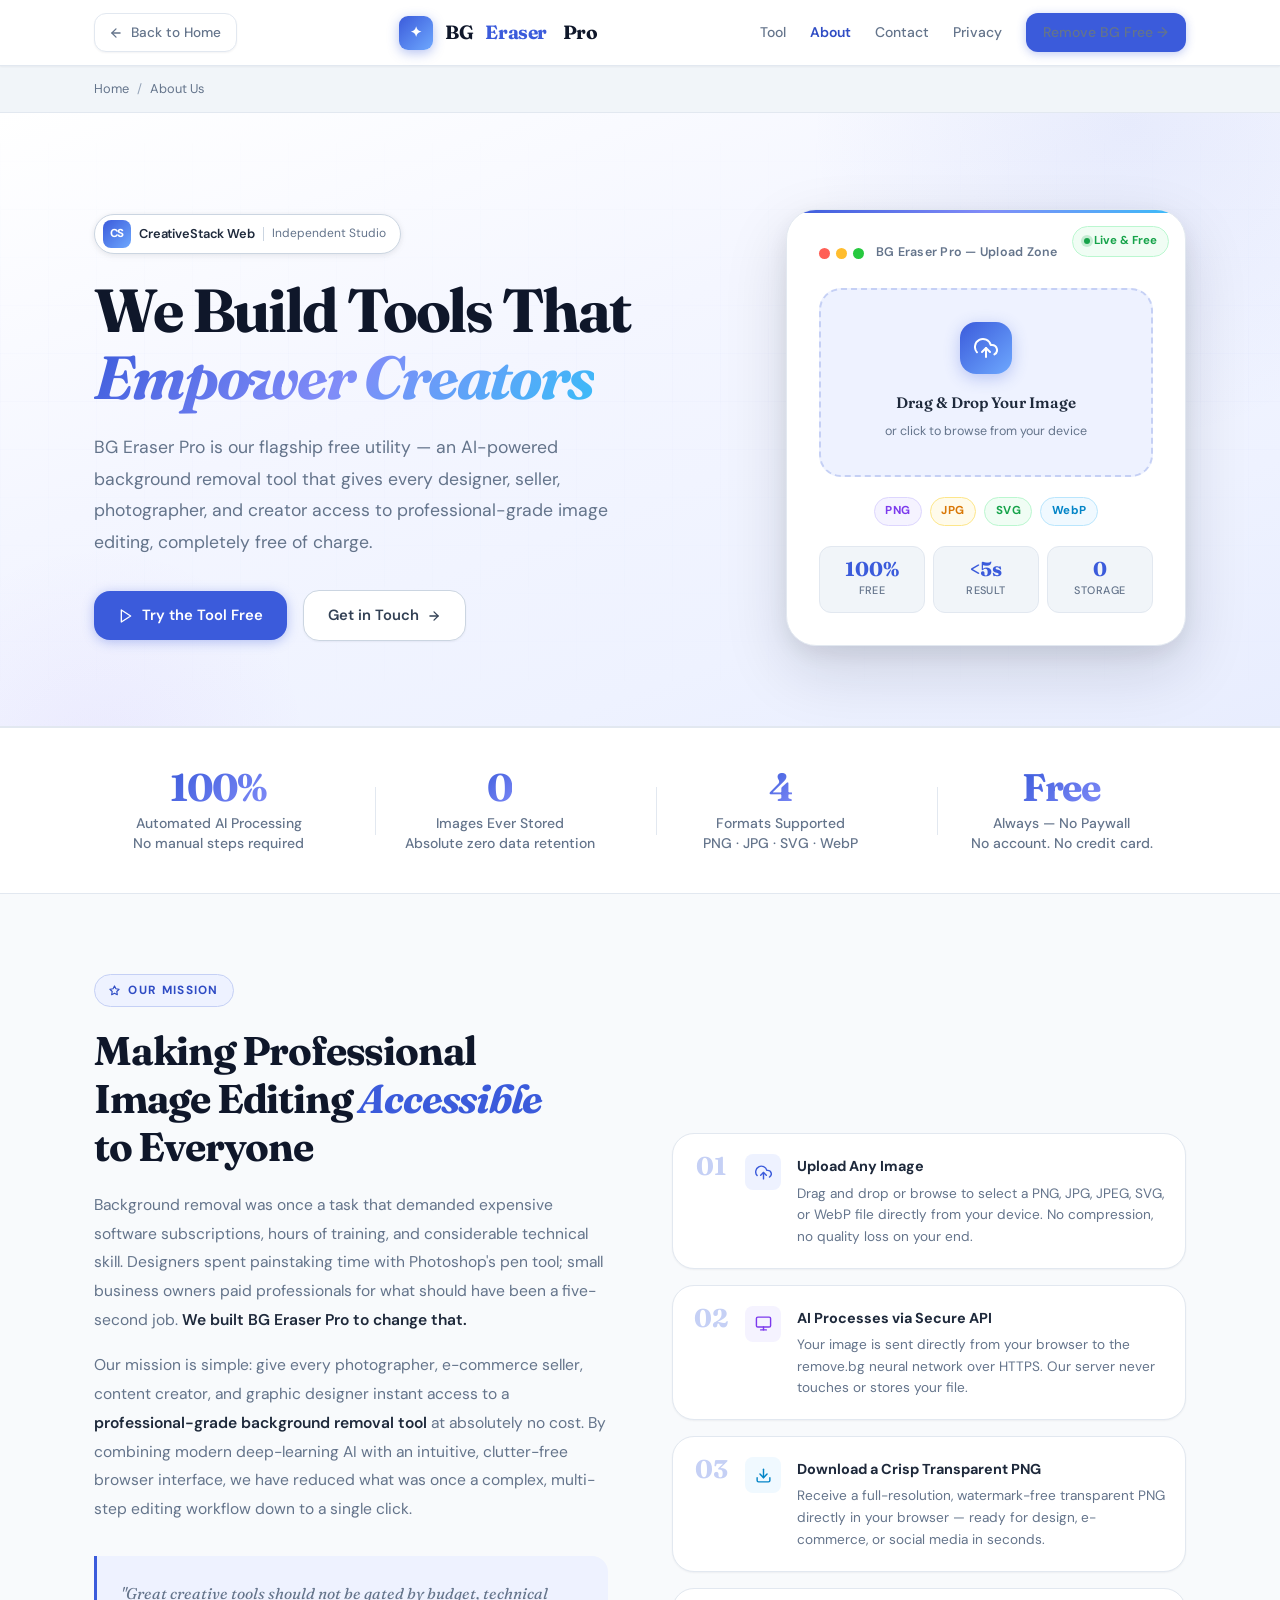
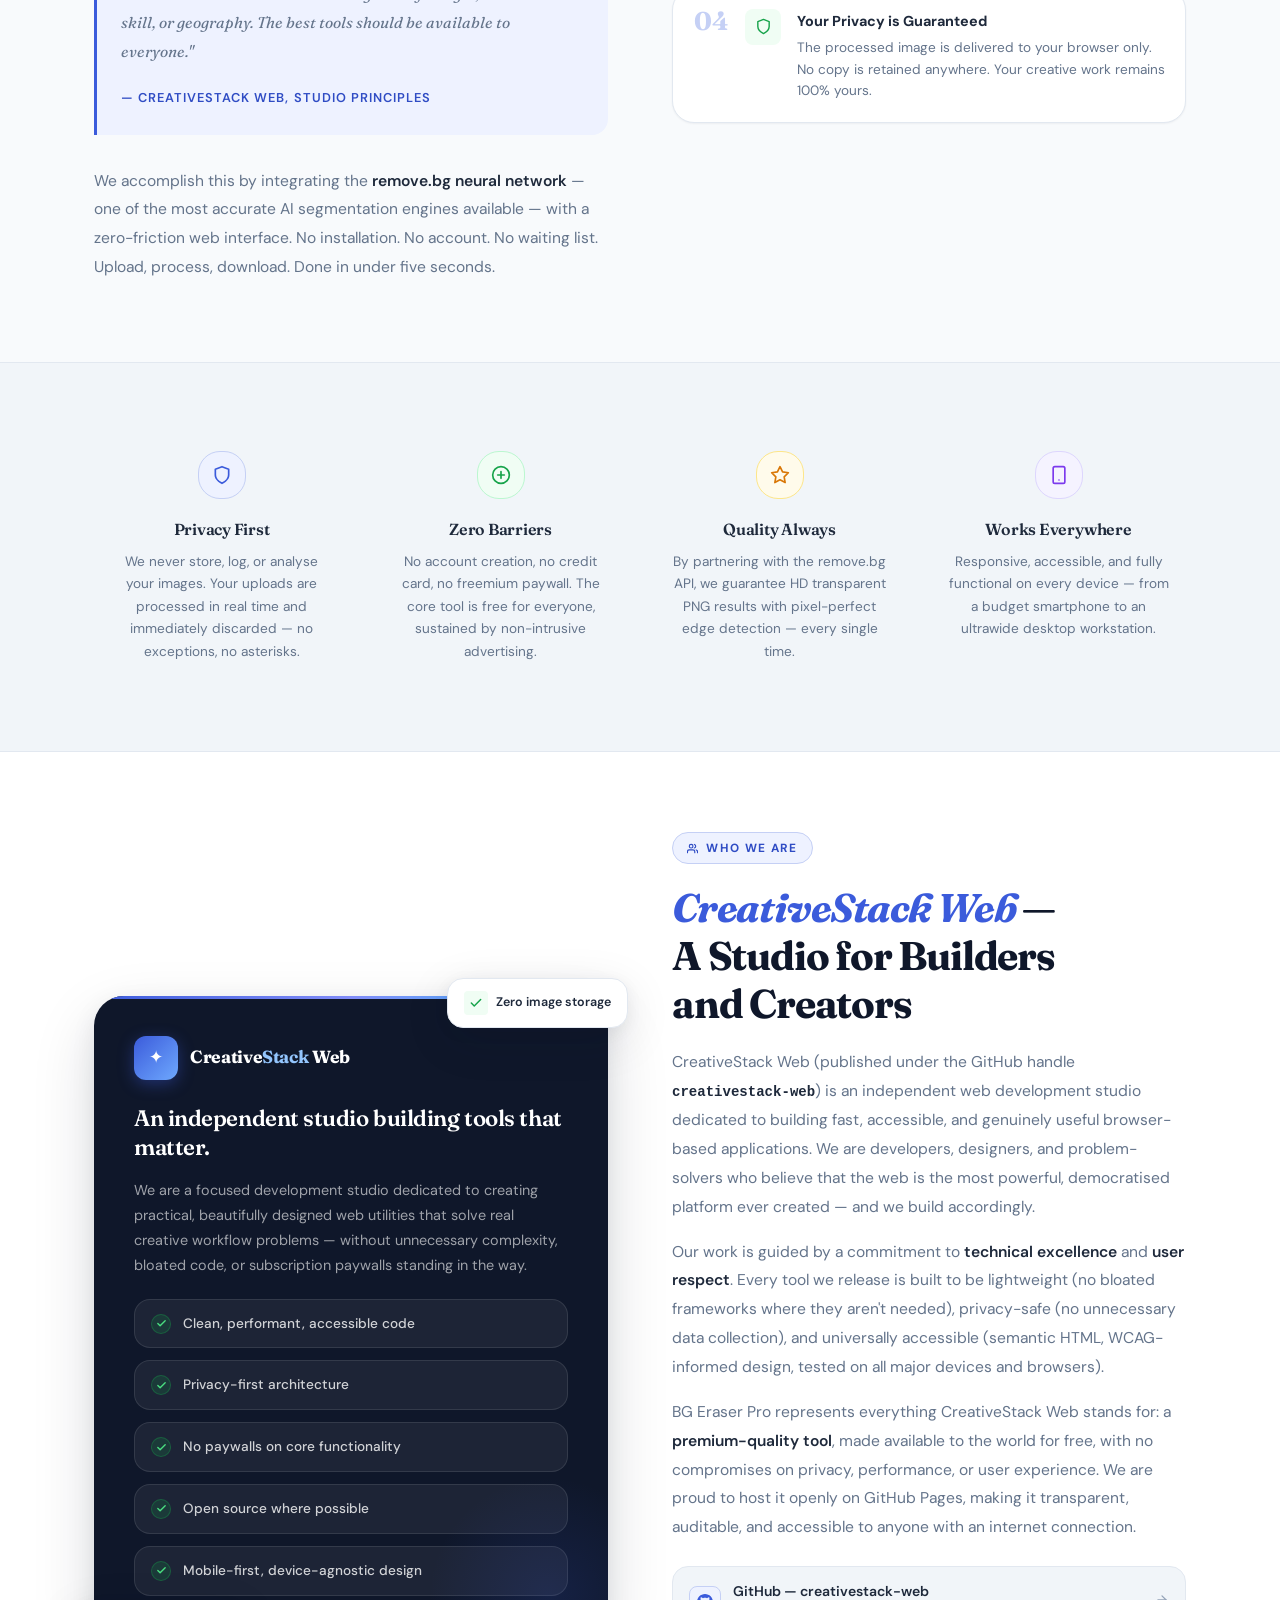
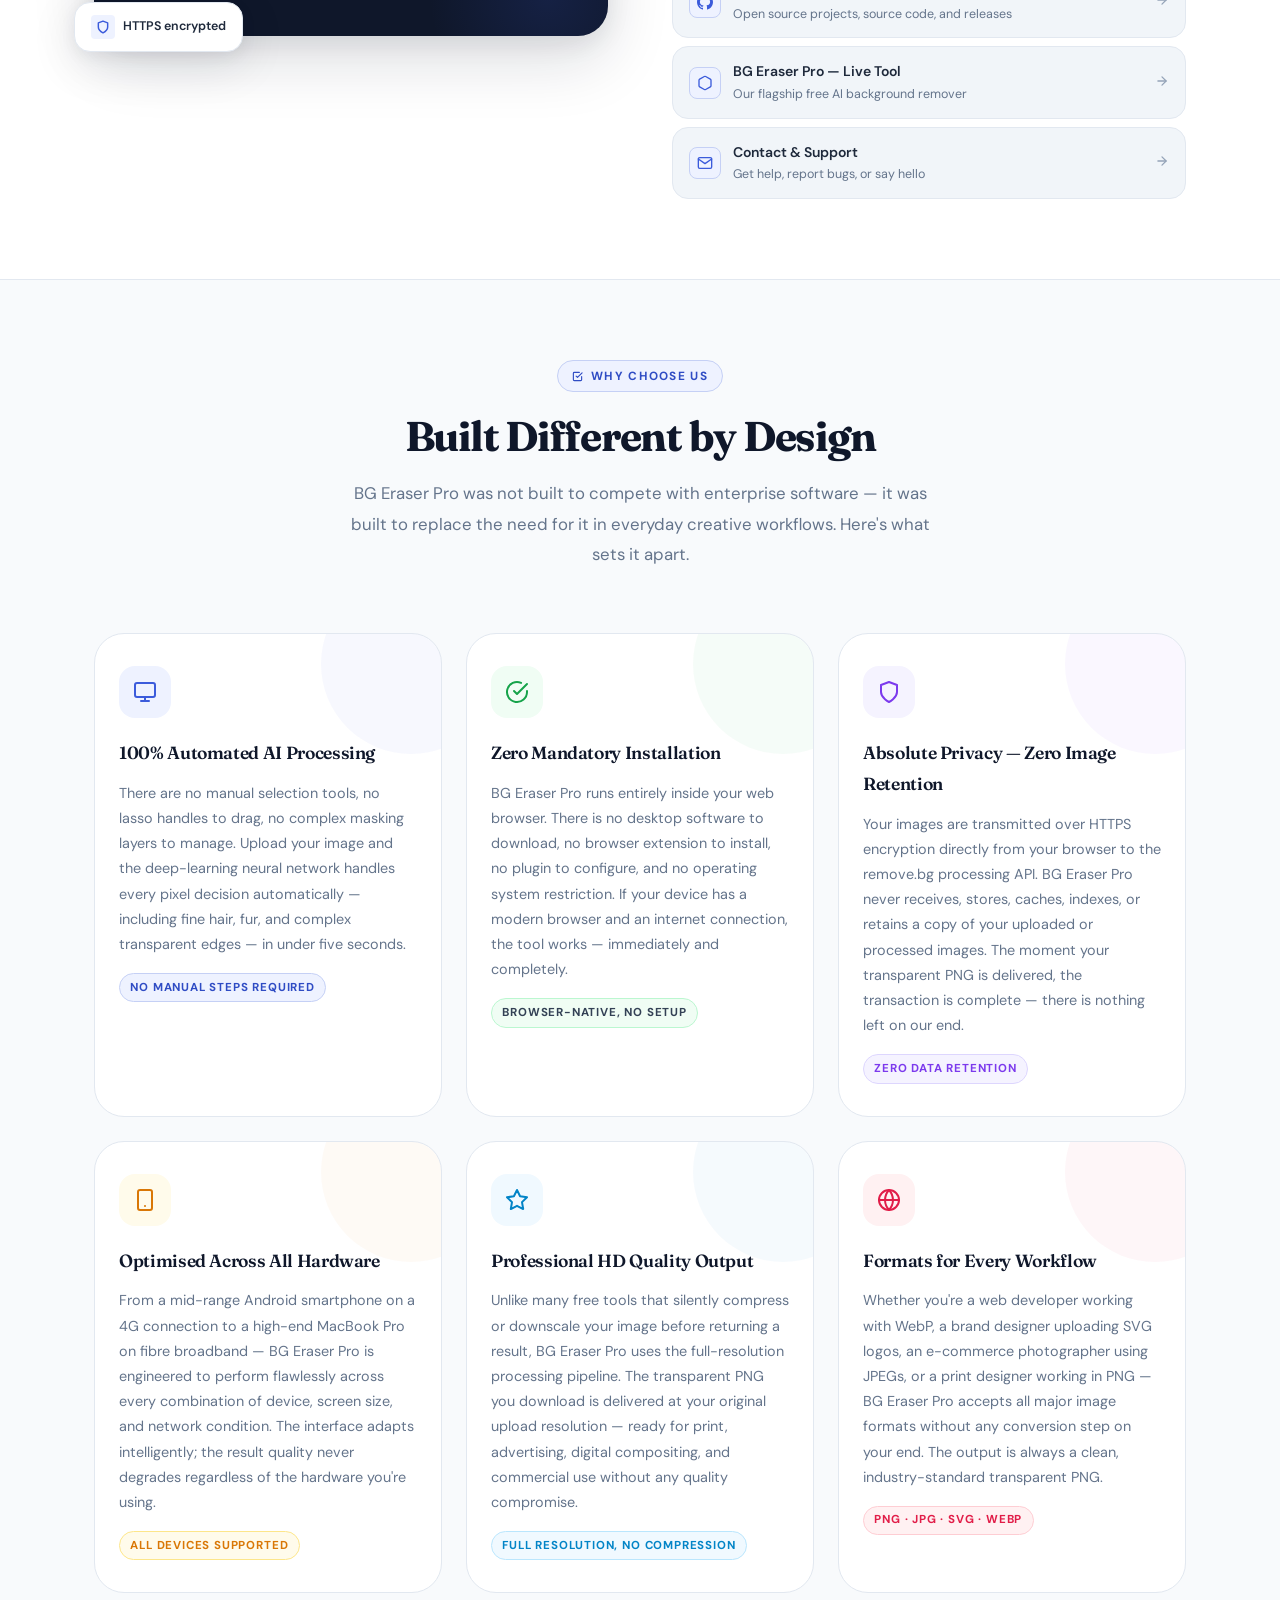
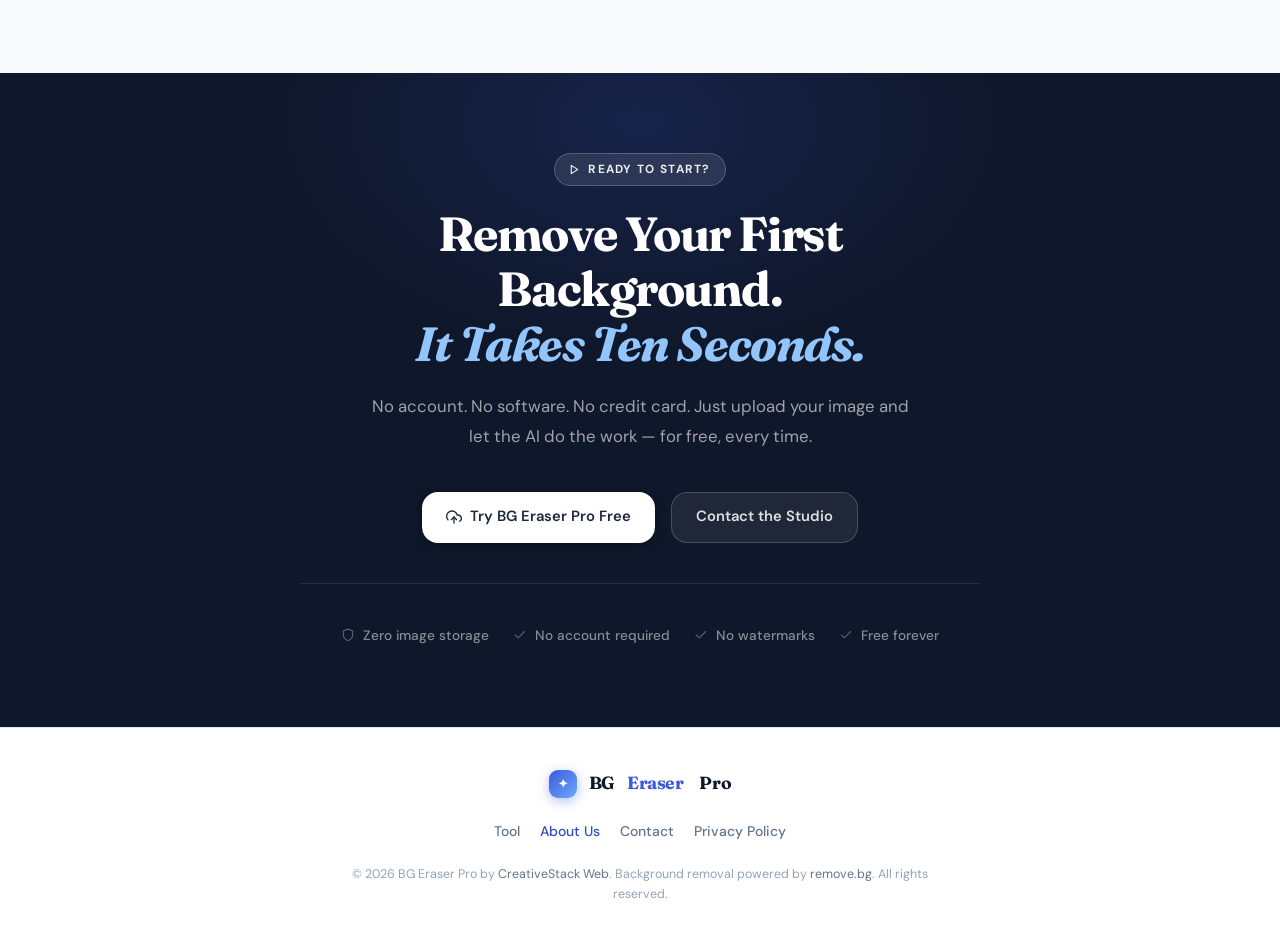
<file: about.html>
<!DOCTYPE html>
<html lang="en">
<head>
  <meta charset="UTF-8" />
  <meta name="viewport" content="width=device-width, initial-scale=1.0" />
  <!-- Google tag (gtag.js) -->
<script async src="https://www.googletagmanager.com/gtag/js?id=G-Q8QCFEEGVY"></script>
<script>
  window.dataLayer = window.dataLayer || [];
  function gtag(){dataLayer.push(arguments);}
  gtag('js', new Date());

  gtag('config', 'G-Q8QCFEEGVY');
</script>

  <title>About Us — BG Eraser Pro | CreativeStack Web</title>
  <meta name="description" content="Learn about BG Eraser Pro and CreativeStack Web — a professional development studio building fast, accessible, AI-powered web tools. Our mission, values, and the team behind the tool." />
  <meta name="robots" content="index, follow" />
  <link rel="canonical" href=https://bg-eraser-tool.vercel.app/about.html" />
  <meta property="og:type"        content="website" />
  <meta property="og:url"         content=https://bg-eraser-tool.vercel.app/about.html" />
  <meta property="og:title"       content="About Us — BG Eraser Pro | CreativeStack Web" />
  <meta property="og:description" content="Meet the team and mission behind BG Eraser Pro — a free AI background removal tool built by CreativeStack Web." />

  <link rel="icon" type="image/svg+xml" href="favicon.svg" />

  <!-- Google Fonts -->
  <link rel="preconnect" href="https://fonts.googleapis.com" />
  <link rel="preconnect" href="https://fonts.gstatic.com" crossorigin />
  <link href="https://fonts.googleapis.com/css2?family=Fraunces:ital,opsz,wght@0,9..144,300;0,9..144,600;0,9..144,700;1,9..144,400&family=DM+Sans:ital,opsz,wght@0,9..40,300;0,9..40,400;0,9..40,500;0,9..40,600;1,9..40,300&display=swap" rel="stylesheet" />

  <style>
    /* ═══════════════════════════════════════════════════
       DESIGN TOKENS
    ═══════════════════════════════════════════════════ */
    :root {
      /* Palette */
      --white:         #ffffff;
      --canvas:        #f8fafc;
      --surface:       #f1f5f9;
      --surface-2:     #e8edf5;
      --rule:          #e2e8f0;
      --rule-2:        #cbd5e1;

      --ink:           #0f172a;
      --ink-2:         #1e293b;
      --ink-3:         #334155;
      --muted:         #64748b;
      --muted-2:       #94a3b8;
      --muted-3:       #cbd5e1;

      --accent:        #3b5bdb;
      --accent-hover:  #2f4cc4;
      --accent-light:  #eef2ff;
      --accent-mid:    #c5d0f5;
      --accent-text:   #2f4cc4;
      --accent-glow:   rgba(59, 91, 219, 0.16);

      --indigo-deep:   #1e2d6b;
      --indigo-mid:    #3730a3;

      --green:         #16a34a;
      --green-light:   #f0fdf4;
      --green-mid:     #bbf7d0;

      --amber:         #d97706;
      --amber-light:   #fffbeb;
      --amber-mid:     #fde68a;

      --violet:        #7c3aed;
      --violet-light:  #f5f3ff;
      --violet-mid:    #ddd6fe;

      --sky:           #0284c7;
      --sky-light:     #f0f9ff;
      --sky-mid:       #bae6fd;

      --rose:          #e11d48;
      --rose-light:    #fff1f2;
      --rose-mid:      #fecdd3;

      /* Typography */
      --font-display: 'Fraunces', Georgia, 'Times New Roman', serif;
      --font-body:    'DM Sans', ui-sans-serif, -apple-system, BlinkMacSystemFont,
                      'Segoe UI', system-ui, Helvetica, Arial, sans-serif;
      --font-mono:    ui-monospace, 'Cascadia Code', 'Fira Code', 'Courier New', monospace;

      /* Spacing */
      --sp-1:  0.25rem;
      --sp-2:  0.5rem;
      --sp-3:  0.75rem;
      --sp-4:  1rem;
      --sp-5:  1.25rem;
      --sp-6:  1.5rem;
      --sp-8:  2rem;
      --sp-10: 2.5rem;
      --sp-12: 3rem;
      --sp-16: 4rem;
      --sp-20: 5rem;
      --sp-24: 6rem;

      /* Radii */
      --r-xs:  0.25rem;
      --r-sm:  0.5rem;
      --r-md:  0.75rem;
      --r-lg:  1rem;
      --r-xl:  1.375rem;
      --r-2xl: 1.875rem;
      --r-3xl: 2.5rem;
      --r-full: 9999px;

      /* Shadows */
      --shadow-xs: 0 1px 2px rgba(15,23,42,0.05);
      --shadow-sm: 0 1px 6px rgba(15,23,42,0.07), 0 2px 10px rgba(15,23,42,0.04);
      --shadow-md: 0 4px 20px rgba(15,23,42,0.09), 0 2px 8px rgba(15,23,42,0.05);
      --shadow-lg: 0 12px 48px rgba(15,23,42,0.11), 0 4px 16px rgba(15,23,42,0.06);
      --shadow-xl: 0 24px 64px rgba(15,23,42,0.14), 0 8px 24px rgba(15,23,42,0.08);
      --shadow-accent: 0 8px 32px rgba(59,91,219,0.28);

      /* Motion */
      --ease:   cubic-bezier(0.4, 0, 0.2, 1);
      --t-fast: 0.15s var(--ease);
      --t-med:  0.28s var(--ease);
      --t-slow: 0.48s var(--ease);

      /* Layout */
      --nav-h:     66px;
      --container: 1140px;
    }

    /* ═══════════════════════════════════════════════════
       RESET & BASE
    ═══════════════════════════════════════════════════ */
    *, *::before, *::after {
      box-sizing: border-box;
      margin: 0;
      padding: 0;
    }
    html {
      scroll-behavior: smooth;
      -webkit-font-smoothing: antialiased;
      -moz-osx-font-smoothing: grayscale;
      text-rendering: optimizeLegibility;
    }
    body {
      font-family: var(--font-body);
      font-size: 1rem;
      line-height: 1.75;
      color: var(--ink-3);
      background: var(--white);
      min-height: 100vh;
    }
    img  { display: block; max-width: 100%; }
    a    { color: var(--accent); text-decoration: none; transition: color var(--t-fast); }
    a:hover { color: var(--accent-hover); }
    :focus-visible {
      outline: 2px solid var(--accent);
      outline-offset: 3px;
      border-radius: var(--r-sm);
    }
    @media (prefers-reduced-motion: reduce) {
      *, *::before, *::after {
        animation-duration: 0.01ms !important;
        transition-duration: 0.01ms !important;
      }
    }

    /* ═══════════════════════════════════════════════════
       CONTAINER
    ═══════════════════════════════════════════════════ */
    .container {
      width: 100%;
      max-width: var(--container);
      margin: 0 auto;
      padding: 0 var(--sp-6);
    }
    .container--narrow {
      max-width: 800px;
    }
    .container--mid {
      max-width: 960px;
    }

    /* ═══════════════════════════════════════════════════
       NAVIGATION
    ═══════════════════════════════════════════════════ */
    .nav {
      position: sticky;
      top: 0;
      z-index: 200;
      height: var(--nav-h);
      display: flex;
      align-items: center;
      background: rgba(255, 255, 255, 0.94);
      backdrop-filter: blur(20px);
      -webkit-backdrop-filter: blur(20px);
      border-bottom: 1px solid var(--rule);
      box-shadow: var(--shadow-xs);
    }
    .nav__inner {
      display: flex;
      align-items: center;
      justify-content: space-between;
      width: 100%;
    }

    /* Logo */
    .nav__logo {
      display: flex;
      align-items: center;
      gap: var(--sp-3);
      font-family: var(--font-display);
      font-weight: 700;
      font-size: 1.2rem;
      color: var(--ink);
      text-decoration: none;
      letter-spacing: -0.02em;
      flex-shrink: 0;
    }
    .nav__logo-gem {
      width: 34px;
      height: 34px;
      border-radius: 9px;
      background: linear-gradient(135deg, var(--accent) 0%, #6ea8fe 100%);
      display: flex;
      align-items: center;
      justify-content: center;
      color: #fff;
      font-size: 0.85rem;
      box-shadow: 0 3px 12px rgba(59,91,219,0.38);
      flex-shrink: 0;
      user-select: none;
    }
    .nav__logo em { color: var(--accent); font-style: normal; }

    /* Nav links */
    .nav__links {
      display: flex;
      align-items: center;
      gap: var(--sp-6);
    }
    .nav__links a {
      font-size: 0.875rem;
      font-weight: 500;
      color: var(--muted);
      text-decoration: none;
      transition: color var(--t-fast);
      white-space: nowrap;
    }
    .nav__links a:hover { color: var(--ink); }
    .nav__links a.active { color: var(--accent-text); font-weight: 600; }

    /* Back link */
    .nav__back {
      display: inline-flex;
      align-items: center;
      gap: var(--sp-2);
      font-size: 0.85rem;
      font-weight: 500;
      color: var(--muted);
      text-decoration: none;
      padding: 0.42rem 0.9rem;
      border-radius: var(--r-md);
      border: 1px solid var(--rule);
      background: var(--white);
      transition: color var(--t-fast), border-color var(--t-fast),
                  background var(--t-fast), transform var(--t-fast),
                  box-shadow var(--t-fast);
      box-shadow: var(--shadow-xs);
    }
    .nav__back:hover {
      color: var(--accent-text);
      border-color: var(--accent-mid);
      background: var(--accent-light);
      transform: translateX(-2px);
      box-shadow: var(--shadow-sm);
    }

    /* CTA */
    .nav__cta {
      display: inline-flex;
      align-items: center;
      gap: var(--sp-2);
      background: var(--accent);
      color: #fff;
      font-size: 0.855rem;
      font-weight: 600;
      padding: 0.48rem 1.1rem;
      border-radius: var(--r-md);
      text-decoration: none;
      white-space: nowrap;
      transition: background var(--t-fast), transform var(--t-fast), box-shadow var(--t-fast);
      box-shadow: 0 2px 10px rgba(59,91,219,0.32);
    }
    .nav__cta:hover {
      background: var(--accent-hover);
      color: #fff;
      transform: translateY(-1px);
      box-shadow: var(--shadow-accent);
    }

    /* Burger */
    .nav__burger {
      display: none;
      flex-direction: column;
      gap: 5px;
      background: none;
      border: none;
      cursor: pointer;
      padding: 6px;
      margin-left: var(--sp-2);
    }
    .nav__burger span {
      display: block;
      width: 22px;
      height: 2px;
      background: var(--ink-3);
      border-radius: 2px;
      transition: transform var(--t-fast), opacity var(--t-fast);
    }
    .nav__burger[aria-expanded="true"] span:nth-child(1) { transform: translateY(7px) rotate(45deg); }
    .nav__burger[aria-expanded="true"] span:nth-child(2) { opacity: 0; }
    .nav__burger[aria-expanded="true"] span:nth-child(3) { transform: translateY(-7px) rotate(-45deg); }

    /* Drawer */
    .nav__drawer {
      display: none;
      position: absolute;
      top: var(--nav-h);
      left: 0; right: 0;
      background: var(--white);
      border-bottom: 1px solid var(--rule);
      box-shadow: var(--shadow-md);
      padding: var(--sp-5) var(--sp-6) var(--sp-6);
      z-index: 190;
    }
    .nav__drawer.open { display: block; }
    .nav__drawer a {
      display: block;
      font-size: 0.975rem;
      font-weight: 500;
      color: var(--ink-3);
      text-decoration: none;
      padding: 0.6rem 0;
      border-bottom: 1px solid var(--rule);
      transition: color var(--t-fast);
    }
    .nav__drawer a:last-child { border-bottom: none; padding-bottom: 0; }
    .nav__drawer a:hover  { color: var(--accent); }
    .nav__drawer a.active { color: var(--accent-text); font-weight: 600; }

    /* ═══════════════════════════════════════════════════
       BREADCRUMB
    ═══════════════════════════════════════════════════ */
    .breadcrumb-bar {
      background: var(--surface);
      border-bottom: 1px solid var(--rule);
    }
    .breadcrumb {
      display: flex;
      align-items: center;
      gap: var(--sp-2);
      padding: var(--sp-3) 0;
      font-size: 0.8rem;
      color: var(--muted-2);
    }
    .breadcrumb a { color: var(--muted); text-decoration: none; }
    .breadcrumb a:hover { color: var(--accent); }
    .breadcrumb__sep { user-select: none; }
    .breadcrumb__current { color: var(--muted); }

    /* ═══════════════════════════════════════════════════
       SHARED SECTION UTILITIES
    ═══════════════════════════════════════════════════ */
    .section {
      padding: var(--sp-20) 0;
    }
    .section--alt {
      background: var(--canvas);
    }
    .section--dark {
      background: var(--ink);
    }
    .section--border-top {
      border-top: 1px solid var(--rule);
    }

    .section-eyebrow {
      display: inline-flex;
      align-items: center;
      gap: var(--sp-2);
      font-size: 0.74rem;
      font-weight: 700;
      letter-spacing: 0.11em;
      text-transform: uppercase;
      color: var(--accent-text);
      background: var(--accent-light);
      border: 1px solid var(--accent-mid);
      padding: 0.3rem 0.9rem;
      border-radius: var(--r-full);
      margin-bottom: var(--sp-5);
    }
    .section-eyebrow--white {
      color: rgba(255,255,255,0.9);
      background: rgba(255,255,255,0.1);
      border-color: rgba(255,255,255,0.2);
    }

    .section-title {
      font-family: var(--font-display);
      font-size: clamp(1.75rem, 3.5vw, 2.6rem);
      font-weight: 700;
      color: var(--ink);
      line-height: 1.2;
      letter-spacing: -0.03em;
      margin-bottom: var(--sp-4);
    }
    .section-title--white { color: #fff; }
    .section-title em {
      font-style: italic;
      color: var(--accent);
    }
    .section-title--white em { color: #93c5fd; }

    .section-sub {
      font-size: 1.05rem;
      color: var(--muted);
      line-height: 1.8;
      max-width: 600px;
    }
    .section-sub--white { color: rgba(255,255,255,0.65); }
    .section-sub--center { margin-left: auto; margin-right: auto; }

    .section-header {
      text-align: center;
      max-width: 680px;
      margin: 0 auto var(--sp-16);
    }

    /* ═══════════════════════════════════════════════════
       PAGE HERO
    ═══════════════════════════════════════════════════ */
    .hero {
      background: linear-gradient(160deg,
        var(--white)       0%,
        #f4f6ff           40%,
        #eef2ff           75%,
        #e8edfe           100%);
      border-bottom: 1px solid var(--rule);
      padding: var(--sp-24) 0 var(--sp-20);
      position: relative;
      overflow: hidden;
    }
    /* Background decorative geometry */
    .hero__geo {
      position: absolute;
      inset: 0;
      pointer-events: none;
      overflow: hidden;
    }
    .hero__geo-circle {
      position: absolute;
      border-radius: 50%;
    }
    .hero__geo-circle--a {
      width: 700px; height: 700px;
      top: -340px; right: -200px;
      background: radial-gradient(circle, rgba(59,91,219,0.07) 0%, transparent 65%);
    }
    .hero__geo-circle--b {
      width: 500px; height: 500px;
      bottom: -280px; left: -150px;
      background: radial-gradient(circle, rgba(124,58,237,0.05) 0%, transparent 60%);
    }
    .hero__geo-circle--c {
      width: 300px; height: 300px;
      top: 50%; right: 12%;
      transform: translateY(-50%);
      background: radial-gradient(circle, rgba(2,132,199,0.06) 0%, transparent 60%);
    }
    /* Subtle grid lines */
    .hero__geo-grid {
      position: absolute;
      inset: 0;
      background-image:
        linear-gradient(rgba(59,91,219,0.04) 1px, transparent 1px),
        linear-gradient(90deg, rgba(59,91,219,0.04) 1px, transparent 1px);
      background-size: 48px 48px;
      mask-image: linear-gradient(180deg, transparent 0%, rgba(0,0,0,0.4) 40%, transparent 100%);
      -webkit-mask-image: linear-gradient(180deg, transparent 0%, rgba(0,0,0,0.4) 40%, transparent 100%);
    }

    .hero__inner {
      position: relative;
      z-index: 1;
      display: grid;
      grid-template-columns: 1fr 400px;
      gap: var(--sp-16);
      align-items: center;
    }
    .hero__copy { max-width: 620px; }

    /* Brand badge */
    .hero__brand-badge {
      display: inline-flex;
      align-items: center;
      gap: var(--sp-2);
      background: var(--white);
      border: 1px solid var(--rule-2);
      border-radius: var(--r-full);
      padding: 0.32rem 0.9rem 0.32rem 0.5rem;
      box-shadow: var(--shadow-sm);
      margin-bottom: var(--sp-6);
    }
    .hero__brand-dot {
      width: 28px; height: 28px;
      border-radius: var(--r-sm);
      background: linear-gradient(135deg, var(--accent) 0%, #6ea8fe 100%);
      display: flex; align-items: center; justify-content: center;
      color: #fff;
      font-size: 0.72rem;
      font-weight: 800;
      letter-spacing: -0.02em;
      flex-shrink: 0;
    }
    .hero__brand-name {
      font-size: 0.8rem;
      font-weight: 600;
      color: var(--ink-2);
      letter-spacing: -0.01em;
    }
    .hero__brand-sep {
      width: 1px; height: 14px;
      background: var(--rule-2);
      flex-shrink: 0;
    }
    .hero__brand-tag {
      font-size: 0.75rem;
      color: var(--muted);
    }

    .hero h1 {
      font-family: var(--font-display);
      font-size: clamp(2.4rem, 5.5vw, 3.8rem);
      font-weight: 700;
      color: var(--ink);
      line-height: 1.1;
      letter-spacing: -0.035em;
      margin-bottom: var(--sp-5);
    }
    .hero h1 em {
      font-style: italic;
      background: linear-gradient(135deg, var(--accent) 0%, #818cf8 50%, #38bdf8 100%);
      -webkit-background-clip: text;
      background-clip: text;
      -webkit-text-fill-color: transparent;
    }
    .hero__sub {
      font-size: 1.1rem;
      color: var(--muted);
      line-height: 1.8;
      margin-bottom: var(--sp-8);
      max-width: 540px;
    }

    /* Hero action row */
    .hero__actions {
      display: flex;
      flex-wrap: wrap;
      align-items: center;
      gap: var(--sp-4);
    }
    .btn {
      display: inline-flex;
      align-items: center;
      gap: var(--sp-2);
      font-family: var(--font-body);
      font-size: 0.925rem;
      font-weight: 600;
      padding: 0.72rem 1.5rem;
      border-radius: var(--r-lg);
      border: none;
      cursor: pointer;
      text-decoration: none;
      transition: transform var(--t-fast), box-shadow var(--t-fast),
                  background var(--t-fast), color var(--t-fast);
      white-space: nowrap;
    }
    .btn:active { transform: scale(0.97); }
    .btn--primary {
      background: var(--accent);
      color: #fff;
      box-shadow: 0 2px 12px rgba(59,91,219,0.35);
    }
    .btn--primary:hover {
      background: var(--accent-hover);
      color: #fff;
      transform: translateY(-1px);
      box-shadow: 0 6px 24px rgba(59,91,219,0.45);
    }
    .btn--ghost {
      background: var(--white);
      color: var(--ink-3);
      border: 1px solid var(--rule-2);
      box-shadow: var(--shadow-xs);
    }
    .btn--ghost:hover {
      border-color: var(--accent-mid);
      color: var(--accent-text);
      transform: translateY(-1px);
      box-shadow: var(--shadow-sm);
    }

    /* Hero visual card */
    .hero__visual {
      position: relative;
    }
    .hero-card {
      background: var(--white);
      border: 1px solid var(--rule);
      border-radius: var(--r-2xl);
      padding: var(--sp-8);
      box-shadow: var(--shadow-xl);
      position: relative;
      overflow: hidden;
    }
    .hero-card::before {
      content: '';
      position: absolute;
      top: 0; left: 0; right: 0;
      height: 3px;
      background: linear-gradient(90deg, var(--accent), #818cf8, #38bdf8);
    }
    .hero-card__header {
      display: flex;
      align-items: center;
      gap: var(--sp-3);
      margin-bottom: var(--sp-6);
    }
    .hero-card__traffic {
      display: flex;
      gap: 6px;
    }
    .hct {
      width: 11px; height: 11px;
      border-radius: 50%;
    }
    .hct--r { background: #ff5f56; }
    .hct--y { background: #ffbd2e; }
    .hct--g { background: #27c93f; }
    .hero-card__title {
      font-size: 0.78rem;
      font-weight: 600;
      color: var(--muted);
      letter-spacing: 0.02em;
    }

    /* Mock upload area inside card */
    .hero-card__upload {
      border: 2px dashed var(--accent-mid);
      border-radius: var(--r-xl);
      padding: var(--sp-8) var(--sp-6);
      text-align: center;
      background: var(--accent-light);
      margin-bottom: var(--sp-5);
    }
    .hero-card__upload-icon {
      width: 52px; height: 52px;
      border-radius: var(--r-lg);
      background: linear-gradient(135deg, var(--accent) 0%, #6ea8fe 100%);
      display: flex;
      align-items: center;
      justify-content: center;
      margin: 0 auto var(--sp-4);
      box-shadow: 0 4px 16px rgba(59,91,219,0.3);
      color: #fff;
    }
    .hero-card__upload-title {
      font-family: var(--font-display);
      font-size: 0.95rem;
      font-weight: 600;
      color: var(--ink-2);
      margin-bottom: var(--sp-1);
    }
    .hero-card__upload-sub {
      font-size: 0.78rem;
      color: var(--muted);
    }

    /* Format chips */
    .hero-card__formats {
      display: flex;
      justify-content: center;
      flex-wrap: wrap;
      gap: var(--sp-2);
    }
    .fchip {
      font-size: 0.72rem;
      font-weight: 700;
      padding: 0.22rem 0.65rem;
      border-radius: var(--r-full);
      border: 1px solid;
      letter-spacing: 0.04em;
    }
    .fchip--png  { color: var(--violet); border-color: var(--violet-mid); background: var(--violet-light); }
    .fchip--jpg  { color: var(--amber);  border-color: var(--amber-mid);  background: var(--amber-light); }
    .fchip--svg  { color: var(--green);  border-color: var(--green-mid);  background: var(--green-light); }
    .fchip--webp { color: var(--sky);    border-color: var(--sky-mid);    background: var(--sky-light); }

    /* Stats row inside card */
    .hero-card__stats {
      display: grid;
      grid-template-columns: repeat(3, 1fr);
      gap: var(--sp-2);
      margin-top: var(--sp-5);
    }
    .hero-stat {
      text-align: center;
      background: var(--surface);
      border: 1px solid var(--rule);
      border-radius: var(--r-md);
      padding: var(--sp-3) var(--sp-2);
    }
    .hero-stat__num {
      font-family: var(--font-display);
      font-size: 1.25rem;
      font-weight: 700;
      color: var(--accent);
      line-height: 1;
      margin-bottom: 2px;
    }
    .hero-stat__label {
      font-size: 0.68rem;
      font-weight: 500;
      color: var(--muted);
      text-transform: uppercase;
      letter-spacing: 0.04em;
    }

    /* Floating badge on card */
    .hero-card__badge {
      position: absolute;
      top: var(--sp-4);
      right: var(--sp-4);
      background: var(--green-light);
      border: 1px solid var(--green-mid);
      border-radius: var(--r-full);
      padding: 0.25rem 0.7rem;
      font-size: 0.72rem;
      font-weight: 700;
      color: var(--green);
      display: flex;
      align-items: center;
      gap: var(--sp-1);
    }
    .hero-card__badge-dot {
      width: 6px; height: 6px;
      border-radius: 50%;
      background: var(--green);
      box-shadow: 0 0 0 3px rgba(22,163,74,0.2);
      animation: pulseDot 2s ease-in-out infinite;
    }
    @keyframes pulseDot {
      0%, 100% { box-shadow: 0 0 0 3px rgba(22,163,74,0.2); }
      50%       { box-shadow: 0 0 0 6px rgba(22,163,74,0.07); }
    }

    /* ═══════════════════════════════════════════════════
       STATS BAND
    ═══════════════════════════════════════════════════ */
    .stats-band {
      background: var(--white);
      border-top: 1px solid var(--rule);
      border-bottom: 1px solid var(--rule);
      padding: var(--sp-10) 0;
    }
    .stats-grid {
      display: grid;
      grid-template-columns: repeat(4, 1fr);
      gap: var(--sp-8);
      text-align: center;
    }
    .stat-item {
      position: relative;
    }
    .stat-item + .stat-item::before {
      content: '';
      position: absolute;
      left: 0; top: 50%;
      transform: translateY(-50%);
      width: 1px;
      height: 48px;
      background: var(--rule);
    }
    .stat-item__num {
      font-family: var(--font-display);
      font-size: 2.4rem;
      font-weight: 700;
      color: var(--ink);
      line-height: 1;
      letter-spacing: -0.04em;
      margin-bottom: var(--sp-2);
    }
    .stat-item__num span {
      background: linear-gradient(135deg, var(--accent), #818cf8);
      -webkit-background-clip: text;
      background-clip: text;
      -webkit-text-fill-color: transparent;
    }
    .stat-item__label {
      font-size: 0.875rem;
      font-weight: 500;
      color: var(--muted);
      line-height: 1.4;
    }

    /* ═══════════════════════════════════════════════════
       MISSION SECTION
    ═══════════════════════════════════════════════════ */
    .mission-grid {
      display: grid;
      grid-template-columns: 1fr 1fr;
      gap: var(--sp-16);
      align-items: center;
    }
    .mission-prose h2 {
      font-family: var(--font-display);
      font-size: clamp(1.8rem, 3.5vw, 2.5rem);
      font-weight: 700;
      color: var(--ink);
      line-height: 1.2;
      letter-spacing: -0.03em;
      margin-bottom: var(--sp-5);
    }
    .mission-prose h2 em {
      font-style: italic;
      color: var(--accent);
    }
    .mission-prose p {
      font-size: 0.975rem;
      color: var(--muted);
      line-height: 1.85;
      margin-bottom: var(--sp-4);
    }
    .mission-prose p:last-child { margin-bottom: 0; }
    .mission-prose strong { color: var(--ink-2); font-weight: 600; }

    /* Pull quote */
    .pull-quote {
      margin: var(--sp-8) 0;
      padding: var(--sp-6) var(--sp-6);
      background: var(--accent-light);
      border-left: 3px solid var(--accent);
      border-radius: 0 var(--r-lg) var(--r-lg) 0;
    }
    .pull-quote__text {
      font-family: var(--font-display);
      font-style: italic;
      font-size: 1.15rem;
      color: var(--ink-2);
      line-height: 1.6;
      margin-bottom: var(--sp-3);
    }
    .pull-quote__source {
      font-size: 0.8rem;
      font-weight: 600;
      color: var(--accent-text);
      text-transform: uppercase;
      letter-spacing: 0.08em;
    }

    /* Mission visual */
    .mission-visual {
      display: flex;
      flex-direction: column;
      gap: var(--sp-4);
    }
    .mission-step {
      display: flex;
      align-items: flex-start;
      gap: var(--sp-4);
      background: var(--white);
      border: 1px solid var(--rule);
      border-radius: var(--r-xl);
      padding: var(--sp-5);
      box-shadow: var(--shadow-xs);
      transition: border-color var(--t-med), box-shadow var(--t-med), transform var(--t-med);
    }
    .mission-step:hover {
      border-color: var(--accent-mid);
      box-shadow: var(--shadow-md);
      transform: translateX(4px);
    }
    .mission-step__num {
      font-family: var(--font-display);
      font-size: 1.6rem;
      font-weight: 700;
      color: var(--accent-mid);
      line-height: 1;
      flex-shrink: 0;
      width: 36px;
      text-align: center;
    }
    .mission-step__body { flex: 1; min-width: 0; }
    .mission-step__title {
      font-size: 0.9rem;
      font-weight: 700;
      color: var(--ink-2);
      margin-bottom: 3px;
    }
    .mission-step__desc {
      font-size: 0.85rem;
      color: var(--muted);
      line-height: 1.6;
    }
    .mission-step__icon {
      width: 36px; height: 36px;
      border-radius: var(--r-sm);
      display: flex;
      align-items: center;
      justify-content: center;
      flex-shrink: 0;
    }

    /* ═══════════════════════════════════════════════════
       WHO WE ARE
    ═══════════════════════════════════════════════════ */
    .who-grid {
      display: grid;
      grid-template-columns: 1fr 1fr;
      gap: var(--sp-16);
      align-items: center;
    }
    /* Visual side for "Who We Are" */
    .who-visual {
      position: relative;
    }
    .who-main-card {
      background: var(--ink);
      border-radius: var(--r-2xl);
      padding: var(--sp-10);
      box-shadow: var(--shadow-xl);
      position: relative;
      overflow: hidden;
    }
    .who-main-card::before {
      content: '';
      position: absolute;
      top: 0; left: 0; right: 0;
      height: 3px;
      background: linear-gradient(90deg, var(--accent), #818cf8, #38bdf8);
    }
    .who-main-card::after {
      content: '';
      position: absolute;
      bottom: -100px; right: -80px;
      width: 280px; height: 280px;
      border-radius: 50%;
      background: radial-gradient(circle, rgba(59,91,219,0.15) 0%, transparent 60%);
      pointer-events: none;
    }
    .who-main-card__logo {
      display: flex;
      align-items: center;
      gap: var(--sp-3);
      margin-bottom: var(--sp-6);
    }
    .who-logo-gem {
      width: 44px; height: 44px;
      border-radius: 12px;
      background: linear-gradient(135deg, var(--accent) 0%, #6ea8fe 100%);
      display: flex;
      align-items: center;
      justify-content: center;
      color: #fff;
      font-size: 1.1rem;
      box-shadow: 0 4px 16px rgba(59,91,219,0.4);
      flex-shrink: 0;
    }
    .who-logo-text {
      font-family: var(--font-display);
      font-weight: 700;
      font-size: 1.1rem;
      color: #fff;
      letter-spacing: -0.02em;
    }
    .who-logo-text em {
      color: #93c5fd;
      font-style: normal;
    }
    .who-main-card h3 {
      font-family: var(--font-display);
      font-size: 1.4rem;
      font-weight: 600;
      color: #fff;
      letter-spacing: -0.02em;
      margin-bottom: var(--sp-4);
      line-height: 1.3;
    }
    .who-main-card p {
      font-size: 0.9rem;
      color: rgba(255,255,255,0.6);
      line-height: 1.75;
      margin-bottom: var(--sp-5);
    }
    /* Pillars inside dark card */
    .who-pillars {
      display: flex;
      flex-direction: column;
      gap: var(--sp-3);
    }
    .who-pillar {
      display: flex;
      align-items: center;
      gap: var(--sp-3);
      background: rgba(255,255,255,0.06);
      border: 1px solid rgba(255,255,255,0.1);
      border-radius: var(--r-lg);
      padding: var(--sp-3) var(--sp-4);
    }
    .who-pillar__check {
      width: 20px; height: 20px;
      border-radius: 50%;
      background: rgba(22,163,74,0.18);
      border: 1px solid rgba(22,163,74,0.35);
      display: flex;
      align-items: center;
      justify-content: center;
      color: #4ade80;
      flex-shrink: 0;
    }
    .who-pillar__text {
      font-size: 0.85rem;
      font-weight: 500;
      color: rgba(255,255,255,0.8);
    }

    /* Floating tags on who-visual */
    .who-float {
      position: absolute;
      background: var(--white);
      border: 1px solid var(--rule);
      border-radius: var(--r-lg);
      padding: var(--sp-3) var(--sp-4);
      box-shadow: var(--shadow-lg);
      display: flex;
      align-items: center;
      gap: var(--sp-2);
      font-size: 0.78rem;
      font-weight: 600;
      color: var(--ink-2);
    }
    .who-float--a {
      top: -18px;
      right: -20px;
    }
    .who-float--b {
      bottom: -16px;
      left: -20px;
    }
    .who-float__icon {
      width: 24px; height: 24px;
      border-radius: var(--r-xs);
      display: flex;
      align-items: center;
      justify-content: center;
      font-size: 0.85rem;
      flex-shrink: 0;
    }

    /* Prose side for who */
    .who-prose .section-eyebrow { margin-bottom: var(--sp-5); }
    .who-prose h2 {
      font-family: var(--font-display);
      font-size: clamp(1.8rem, 3.5vw, 2.5rem);
      font-weight: 700;
      color: var(--ink);
      line-height: 1.2;
      letter-spacing: -0.03em;
      margin-bottom: var(--sp-5);
    }
    .who-prose h2 em { font-style: italic; color: var(--accent); }
    .who-prose p {
      font-size: 0.975rem;
      color: var(--muted);
      line-height: 1.85;
      margin-bottom: var(--sp-4);
    }
    .who-prose p:last-child { margin-bottom: 0; }
    .who-prose strong { color: var(--ink-2); font-weight: 600; }

    /* Tool links */
    .tool-links {
      display: flex;
      flex-direction: column;
      gap: var(--sp-2);
      margin-top: var(--sp-6);
    }
    .tool-link {
      display: flex;
      align-items: center;
      gap: var(--sp-3);
      background: var(--surface);
      border: 1px solid var(--rule);
      border-radius: var(--r-lg);
      padding: var(--sp-3) var(--sp-4);
      transition: border-color var(--t-fast), background var(--t-fast), transform var(--t-fast);
      text-decoration: none;
    }
    .tool-link:hover {
      border-color: var(--accent-mid);
      background: var(--accent-light);
      transform: translateX(3px);
    }
    .tool-link__icon {
      width: 32px; height: 32px;
      border-radius: var(--r-sm);
      background: var(--accent-light);
      border: 1px solid var(--accent-mid);
      display: flex;
      align-items: center;
      justify-content: center;
      color: var(--accent);
      flex-shrink: 0;
    }
    .tool-link__text { flex: 1; min-width: 0; }
    .tool-link__name {
      display: block;
      font-size: 0.875rem;
      font-weight: 600;
      color: var(--ink-2);
    }
    .tool-link__desc {
      display: block;
      font-size: 0.78rem;
      color: var(--muted);
    }
    .tool-link__arrow {
      color: var(--muted-2);
      flex-shrink: 0;
      transition: color var(--t-fast), transform var(--t-fast);
    }
    .tool-link:hover .tool-link__arrow {
      color: var(--accent);
      transform: translateX(2px);
    }

    /* ═══════════════════════════════════════════════════
       WHY CHOOSE US
    ═══════════════════════════════════════════════════ */
    .why-grid {
      display: grid;
      grid-template-columns: repeat(3, 1fr);
      gap: var(--sp-6);
    }
    .why-card {
      background: var(--white);
      border: 1px solid var(--rule);
      border-radius: var(--r-2xl);
      padding: var(--sp-8) var(--sp-6);
      position: relative;
      overflow: hidden;
      transition: border-color var(--t-med), box-shadow var(--t-med), transform var(--t-med);
    }
    .why-card:hover {
      border-color: var(--accent-mid);
      box-shadow: var(--shadow-lg);
      transform: translateY(-6px);
    }
    /* Top gradient line */
    .why-card::before {
      content: '';
      position: absolute;
      top: 0; left: 0; right: 0;
      height: 3px;
      background: var(--card-accent, linear-gradient(90deg, var(--accent), #818cf8));
      opacity: 0;
      transition: opacity var(--t-med);
    }
    .why-card:hover::before { opacity: 1; }
    /* Background shimmer */
    .why-card::after {
      content: '';
      position: absolute;
      top: -60px; right: -60px;
      width: 180px; height: 180px;
      border-radius: 50%;
      background: var(--card-bg, rgba(59,91,219,0.04));
      pointer-events: none;
    }

    .why-card__icon {
      width: 52px; height: 52px;
      border-radius: var(--r-lg);
      display: flex;
      align-items: center;
      justify-content: center;
      margin-bottom: var(--sp-5);
      position: relative;
      z-index: 1;
    }
    .why-card h3 {
      font-family: var(--font-display);
      font-size: 1.1rem;
      font-weight: 600;
      color: var(--ink);
      letter-spacing: -0.02em;
      margin-bottom: var(--sp-3);
      position: relative;
      z-index: 1;
    }
    .why-card p {
      font-size: 0.9rem;
      color: var(--muted);
      line-height: 1.75;
      position: relative;
      z-index: 1;
    }

    /* Bottom tag */
    .why-card__tag {
      display: inline-flex;
      align-items: center;
      gap: var(--sp-1);
      margin-top: var(--sp-4);
      font-size: 0.72rem;
      font-weight: 700;
      letter-spacing: 0.07em;
      text-transform: uppercase;
      padding: 0.22rem 0.65rem;
      border-radius: var(--r-full);
      border: 1px solid;
      position: relative;
      z-index: 1;
    }

    /* ═══════════════════════════════════════════════════
       DARK CTA SECTION
    ═══════════════════════════════════════════════════ */
    .cta-section {
      background: var(--ink);
      padding: var(--sp-20) 0;
      position: relative;
      overflow: hidden;
    }
    .cta-section::before {
      content: '';
      position: absolute;
      top: -200px; left: 50%;
      transform: translateX(-50%);
      width: 800px; height: 500px;
      background: radial-gradient(ellipse, rgba(59,91,219,0.18) 0%, transparent 65%);
      pointer-events: none;
    }
    .cta-section__inner {
      position: relative;
      z-index: 1;
      text-align: center;
      max-width: 680px;
      margin: 0 auto;
    }
    .cta-section h2 {
      font-family: var(--font-display);
      font-size: clamp(2rem, 4.5vw, 3rem);
      font-weight: 700;
      color: #fff;
      letter-spacing: -0.03em;
      line-height: 1.15;
      margin-bottom: var(--sp-5);
    }
    .cta-section h2 em {
      font-style: italic;
      color: #93c5fd;
    }
    .cta-section p {
      font-size: 1.05rem;
      color: rgba(255,255,255,0.6);
      line-height: 1.8;
      margin-bottom: var(--sp-10);
      max-width: 540px;
      margin-left: auto;
      margin-right: auto;
    }
    .cta-actions {
      display: flex;
      flex-wrap: wrap;
      justify-content: center;
      gap: var(--sp-4);
    }
    .btn--white {
      background: #fff;
      color: var(--ink-2);
      box-shadow: 0 2px 12px rgba(0,0,0,0.3);
    }
    .btn--white:hover {
      background: #f1f5f9;
      color: var(--ink);
      transform: translateY(-1px);
      box-shadow: 0 6px 24px rgba(0,0,0,0.4);
    }
    .btn--outline-white {
      background: rgba(255,255,255,0.07);
      color: rgba(255,255,255,0.85);
      border: 1px solid rgba(255,255,255,0.18);
      box-shadow: none;
    }
    .btn--outline-white:hover {
      background: rgba(255,255,255,0.12);
      color: #fff;
      border-color: rgba(255,255,255,0.3);
      transform: translateY(-1px);
    }

    /* Trust indicators in CTA */
    .cta-trust {
      display: flex;
      flex-wrap: wrap;
      justify-content: center;
      gap: var(--sp-6);
      margin-top: var(--sp-10);
      padding-top: var(--sp-10);
      border-top: 1px solid rgba(255,255,255,0.1);
    }
    .cta-trust-item {
      display: flex;
      align-items: center;
      gap: var(--sp-2);
      font-size: 0.85rem;
      color: rgba(255,255,255,0.5);
      font-weight: 500;
    }
    .cta-trust-item svg { color: rgba(255,255,255,0.3); }

    /* ═══════════════════════════════════════════════════
       VALUES ROW (small strip)
    ═══════════════════════════════════════════════════ */
    .values-strip {
      background: var(--surface);
      border-top: 1px solid var(--rule);
      border-bottom: 1px solid var(--rule);
      padding: var(--sp-16) 0;
    }
    .values-strip-grid {
      display: grid;
      grid-template-columns: repeat(4, 1fr);
      gap: var(--sp-6);
    }
    .value-item {
      text-align: center;
      padding: var(--sp-6) var(--sp-4);
    }
    .value-item__icon {
      width: 48px; height: 48px;
      border-radius: var(--r-xl);
      display: flex;
      align-items: center;
      justify-content: center;
      margin: 0 auto var(--sp-4);
      font-size: 1.3rem;
      border: 1px solid;
    }
    .value-item h4 {
      font-family: var(--font-display);
      font-size: 1rem;
      font-weight: 600;
      color: var(--ink-2);
      letter-spacing: -0.015em;
      margin-bottom: var(--sp-2);
    }
    .value-item p {
      font-size: 0.85rem;
      color: var(--muted);
      line-height: 1.65;
    }

    /* ═══════════════════════════════════════════════════
       FOOTER
    ═══════════════════════════════════════════════════ */
    .footer {
      background: var(--white);
      border-top: 1px solid var(--rule);
      padding: var(--sp-10) 0;
    }
    .footer__inner {
      display: flex;
      flex-direction: column;
      align-items: center;
      gap: var(--sp-5);
      text-align: center;
    }
    .footer__logo {
      display: flex;
      align-items: center;
      gap: var(--sp-3);
      font-family: var(--font-display);
      font-weight: 700;
      font-size: 1.1rem;
      color: var(--ink);
      text-decoration: none;
      letter-spacing: -0.02em;
    }
    .footer__logo em { color: var(--accent); font-style: normal; }
    .footer__nav {
      display: flex;
      flex-wrap: wrap;
      justify-content: center;
      gap: var(--sp-5);
    }
    .footer__nav a {
      font-size: 0.875rem;
      font-weight: 500;
      color: var(--muted);
      text-decoration: none;
      transition: color var(--t-fast);
    }
    .footer__nav a:hover  { color: var(--accent); }
    .footer__nav a.active { color: var(--accent-text); }
    .footer__legal {
      font-size: 0.78rem;
      color: var(--muted-2);
      max-width: 580px;
      line-height: 1.65;
    }
    .footer__legal a { color: var(--muted); }
    .footer__legal a:hover { color: var(--accent); }

    /* ═══════════════════════════════════════════════════
       ANIMATIONS
    ═══════════════════════════════════════════════════ */
    @keyframes fadeUp {
      from { opacity: 0; transform: translateY(20px); }
      to   { opacity: 1; transform: translateY(0); }
    }
    .hero__brand-badge { animation: fadeUp 0.4s ease both; }
    .hero h1           { animation: fadeUp 0.45s 0.07s ease both; }
    .hero__sub         { animation: fadeUp 0.45s 0.14s ease both; }
    .hero__actions     { animation: fadeUp 0.45s 0.2s ease both; }
    .hero__visual      { animation: fadeUp 0.55s 0.1s ease both; }

    /* Scroll reveal utility */
    [data-reveal] {
      opacity: 0;
      transform: translateY(20px);
      transition: opacity 0.55s var(--ease), transform 0.55s var(--ease);
    }
    [data-reveal].revealed {
      opacity: 1;
      transform: translateY(0);
    }

    /* ═══════════════════════════════════════════════════
       RESPONSIVE — TABLET ≤ 1024px
    ═══════════════════════════════════════════════════ */
    @media (max-width: 1024px) {
      .hero__inner     { grid-template-columns: 1fr; gap: var(--sp-12); }
      .hero__visual    { max-width: 480px; margin: 0 auto; }
      .hero h1         { font-size: clamp(2.2rem, 5vw, 3.2rem); }

      .mission-grid    { grid-template-columns: 1fr; gap: var(--sp-10); }
      .who-grid        { grid-template-columns: 1fr; gap: var(--sp-10); }
      .who-float       { display: none; }

      .stats-grid      { grid-template-columns: repeat(2, 1fr); gap: var(--sp-6); }
      .stat-item + .stat-item::before { display: none; }
      .stat-item { border: 1px solid var(--rule); border-radius: var(--r-lg); padding: var(--sp-5); }

      .why-grid        { grid-template-columns: repeat(2, 1fr); }
      .values-strip-grid { grid-template-columns: repeat(2, 1fr); }
    }

    /* ═══════════════════════════════════════════════════
       RESPONSIVE — MOBILE ≤ 640px
    ═══════════════════════════════════════════════════ */
    @media (max-width: 640px) {
      :root { --nav-h: 62px; }

      /* Nav */
      .nav__links  { display: none; }
      .nav__cta    { display: none; }
      .nav__burger { display: flex; }

      /* Hero */
      .hero { padding: var(--sp-12) 0 var(--sp-10); }
      .hero h1 { font-size: 2.1rem; }
      .hero__sub { font-size: 1rem; }

      /* Sections */
      .section { padding: var(--sp-12) 0; }

      /* Grids */
      .why-grid          { grid-template-columns: 1fr; }
      .values-strip-grid { grid-template-columns: 1fr; }
      .stats-grid        { grid-template-columns: 1fr; gap: var(--sp-4); }
      .hero-card__stats  { grid-template-columns: repeat(3, 1fr); }

      /* Card */
      .hero-card { padding: var(--sp-6); }
      .who-main-card { padding: var(--sp-6); }

      /* Typography */
      .section-title   { font-size: 1.7rem; }
      .mission-prose h2 { font-size: 1.7rem; }
      .who-prose h2    { font-size: 1.7rem; }
      .cta-section h2  { font-size: 1.9rem; }

      /* Pull quote */
      .pull-quote { padding: var(--sp-4); }
      .pull-quote__text { font-size: 1rem; }
    }

    @media (max-width: 400px) {
      .container { padding: 0 var(--sp-4); }
      .hero-card__stats { grid-template-columns: 1fr 1fr; gap: var(--sp-2); }
      .hero-stat:last-child { grid-column: 1 / -1; }
    }
  </style>
</head>
<body>

  <!-- ══════════════════════════════════════
       NAVIGATION
  ══════════════════════════════════════ -->
  <nav class="nav" role="navigation" aria-label="Main navigation">
    <div class="container nav__inner">

      <!-- Back to home (left) -->
      <a href="index.html" class="nav__back" aria-label="Back to BG Eraser Pro home">
        <svg width="14" height="14" viewBox="0 0 24 24" fill="none"
             stroke="currentColor" stroke-width="2.2"
             stroke-linecap="round" stroke-linejoin="round" aria-hidden="true">
          <line x1="19" y1="12" x2="5" y2="12"/>
          <polyline points="12 19 5 12 12 5"/>
        </svg>
        Back to Home
      </a>

      <!-- Logo (centre) -->
      <a href="index.html" class="nav__logo" aria-label="BG Eraser Pro — Home">
        <div class="nav__logo-gem" aria-hidden="true">✦</div>
        BG<em>Eraser</em>&nbsp;Pro
      </a>

      <!-- Nav links (right) -->
      <div class="nav__links">
        <a href="index.html">Tool</a>
        <a href="about.html" class="active" aria-current="page">About</a>
        <a href="contact.html">Contact</a>
        <a href="privacy-policy.html">Privacy</a>
        <a href="index.html" class="nav__cta">Remove BG Free →</a>
      </div>

      <!-- Burger -->
      <button class="nav__burger" id="burgerBtn"
              aria-label="Toggle navigation menu"
              aria-expanded="false"
              aria-controls="navDrawer">
        <span></span><span></span><span></span>
      </button>
    </div>

    <!-- Mobile drawer -->
    <div class="nav__drawer" id="navDrawer" aria-hidden="true">
      <a href="index.html">Tool</a>
      <a href="about.html" class="active">About Us</a>
      <a href="contact.html">Contact</a>
      <a href="privacy-policy.html">Privacy Policy</a>
    </div>
  </nav>

  <!-- ══════════════════════════════════════
       BREADCRUMB
  ══════════════════════════════════════ -->
  <div class="breadcrumb-bar">
    <div class="container">
      <nav class="breadcrumb" aria-label="Breadcrumb">
        <a href="index.html">Home</a>
        <span class="breadcrumb__sep" aria-hidden="true">/</span>
        <span class="breadcrumb__current" aria-current="page">About Us</span>
      </nav>
    </div>
  </div>

  <main id="main-content">

    <!-- ══════════════════════════════════════
         HERO
    ══════════════════════════════════════ -->
    <section class="hero" aria-labelledby="hero-heading">
      <div class="hero__geo" aria-hidden="true">
        <div class="hero__geo-circle hero__geo-circle--a"></div>
        <div class="hero__geo-circle hero__geo-circle--b"></div>
        <div class="hero__geo-circle hero__geo-circle--c"></div>
        <div class="hero__geo-grid"></div>
      </div>

      <div class="container">
        <div class="hero__inner">

          <!-- Copy -->
          <div class="hero__copy">
            <div class="hero__brand-badge" aria-label="Brand identity">
              <div class="hero__brand-dot" aria-hidden="true">CS</div>
              <span class="hero__brand-name">CreativeStack Web</span>
              <div class="hero__brand-sep" aria-hidden="true"></div>
              <span class="hero__brand-tag">Independent Studio</span>
            </div>

            <h1 id="hero-heading">
              We Build Tools That<br />
              <em>Empower Creators</em>
            </h1>

            <p class="hero__sub">
              BG Eraser Pro is our flagship free utility — an AI-powered background
              removal tool that gives every designer, seller, photographer, and creator
              access to professional-grade image editing, completely free of charge.
            </p>

            <div class="hero__actions">
              <a href="index.html" class="btn btn--primary">
                <svg width="16" height="16" viewBox="0 0 24 24" fill="none"
                     stroke="currentColor" stroke-width="2"
                     stroke-linecap="round" stroke-linejoin="round" aria-hidden="true">
                  <polygon points="5 3 19 12 5 21 5 3"/>
                </svg>
                Try the Tool Free
              </a>
              <a href="contact.html" class="btn btn--ghost">
                Get in Touch
                <svg width="14" height="14" viewBox="0 0 24 24" fill="none"
                     stroke="currentColor" stroke-width="2.2"
                     stroke-linecap="round" stroke-linejoin="round" aria-hidden="true">
                  <line x1="5" y1="12" x2="19" y2="12"/>
                  <polyline points="12 5 19 12 12 19"/>
                </svg>
              </a>
            </div>
          </div>

          <!-- Visual card -->
          <div class="hero__visual" aria-hidden="true">
            <div class="hero-card">
              <div class="hero-card__badge">
                <div class="hero-card__badge-dot"></div>
                Live &amp; Free
              </div>

              <div class="hero-card__header">
                <div class="hero-card__traffic">
                  <div class="hct hct--r"></div>
                  <div class="hct hct--y"></div>
                  <div class="hct hct--g"></div>
                </div>
                <span class="hero-card__title">BG Eraser Pro — Upload Zone</span>
              </div>

              <div class="hero-card__upload">
                <div class="hero-card__upload-icon">
                  <svg width="24" height="24" viewBox="0 0 24 24" fill="none"
                       stroke="currentColor" stroke-width="2"
                       stroke-linecap="round" stroke-linejoin="round">
                    <polyline points="16 16 12 12 8 16"/>
                    <line x1="12" y1="12" x2="12" y2="21"/>
                    <path d="M20.39 18.39A5 5 0 0 0 18 9h-1.26A8 8 0 1 0 3 16.3"/>
                  </svg>
                </div>
                <p class="hero-card__upload-title">Drag &amp; Drop Your Image</p>
                <p class="hero-card__upload-sub">or click to browse from your device</p>
              </div>

              <div class="hero-card__formats">
                <span class="fchip fchip--png">PNG</span>
                <span class="fchip fchip--jpg">JPG</span>
                <span class="fchip fchip--svg">SVG</span>
                <span class="fchip fchip--webp">WebP</span>
              </div>

              <div class="hero-card__stats">
                <div class="hero-stat">
                  <div class="hero-stat__num">100%</div>
                  <div class="hero-stat__label">Free</div>
                </div>
                <div class="hero-stat">
                  <div class="hero-stat__num">&lt;5s</div>
                  <div class="hero-stat__label">Result</div>
                </div>
                <div class="hero-stat">
                  <div class="hero-stat__num">0</div>
                  <div class="hero-stat__label">Storage</div>
                </div>
              </div>
            </div>
          </div>

        </div>
      </div>
    </section>

    <!-- ══════════════════════════════════════
         STATS BAND
    ══════════════════════════════════════ -->
    <div class="stats-band" aria-label="Key metrics">
      <div class="container">
        <div class="stats-grid">
          <div class="stat-item" data-reveal>
            <div class="stat-item__num"><span>100%</span></div>
            <div class="stat-item__label">Automated AI Processing<br />No manual steps required</div>
          </div>
          <div class="stat-item" data-reveal>
            <div class="stat-item__num"><span>0</span></div>
            <div class="stat-item__label">Images Ever Stored<br />Absolute zero data retention</div>
          </div>
          <div class="stat-item" data-reveal>
            <div class="stat-item__num"><span>4</span></div>
            <div class="stat-item__label">Formats Supported<br />PNG · JPG · SVG · WebP</div>
          </div>
          <div class="stat-item" data-reveal>
            <div class="stat-item__num"><span>Free</span></div>
            <div class="stat-item__label">Always — No Paywall<br />No account. No credit card.</div>
          </div>
        </div>
      </div>
    </div>

    <!-- ══════════════════════════════════════
         OUR MISSION
    ══════════════════════════════════════ -->
    <section class="section section--alt" id="mission" aria-labelledby="mission-heading">
      <div class="container">
        <div class="mission-grid">

          <!-- Left: prose -->
          <div class="mission-prose">
            <div class="section-eyebrow" data-reveal>
              <svg width="11" height="11" viewBox="0 0 24 24" fill="none"
                   stroke="currentColor" stroke-width="2.5"
                   stroke-linecap="round" stroke-linejoin="round" aria-hidden="true">
                <polygon points="12 2 15.09 8.26 22 9.27 17 14.14 18.18 21.02 12 17.77 5.82 21.02 7 14.14 2 9.27 8.91 8.26 12 2"/>
              </svg>
              Our Mission
            </div>

            <h2 id="mission-heading" data-reveal>
              Making Professional<br />
              Image Editing <em>Accessible</em><br />
              to Everyone
            </h2>

            <div data-reveal>
              <p>
                Background removal was once a task that demanded expensive software
                subscriptions, hours of training, and considerable technical skill.
                Designers spent painstaking time with Photoshop's pen tool; small
                business owners paid professionals for what should have been a
                five-second job. <strong>We built BG Eraser Pro to change that.</strong>
              </p>

              <p>
                Our mission is simple: give every photographer, e-commerce seller,
                content creator, and graphic designer instant access to a
                <strong>professional-grade background removal tool</strong> at absolutely
                no cost. By combining modern deep-learning AI with an intuitive, clutter-free
                browser interface, we have reduced what was once a complex, multi-step
                editing workflow down to a single click.
              </p>

              <div class="pull-quote">
                <p class="pull-quote__text">
                  "Great creative tools should not be gated by budget, technical skill,
                  or geography. The best tools should be available to everyone."
                </p>
                <span class="pull-quote__source">— CreativeStack Web, Studio Principles</span>
              </div>

              <p>
                We accomplish this by integrating the <strong>remove.bg neural network</strong> —
                one of the most accurate AI segmentation engines available — with a
                zero-friction web interface. No installation. No account. No waiting list.
                Upload, process, download. Done in under five seconds.
              </p>
            </div>
          </div>

          <!-- Right: process steps -->
          <div class="mission-visual" data-reveal>
            <div class="mission-step">
              <div class="mission-step__num">01</div>
              <div class="mission-step__icon"
                   style="background: var(--accent-light); color: var(--accent);"
                   aria-hidden="true">
                <svg width="17" height="17" viewBox="0 0 24 24" fill="none"
                     stroke="currentColor" stroke-width="2"
                     stroke-linecap="round" stroke-linejoin="round">
                  <polyline points="16 16 12 12 8 16"/>
                  <line x1="12" y1="12" x2="12" y2="21"/>
                  <path d="M20.39 18.39A5 5 0 0 0 18 9h-1.26A8 8 0 1 0 3 16.3"/>
                </svg>
              </div>
              <div class="mission-step__body">
                <div class="mission-step__title">Upload Any Image</div>
                <div class="mission-step__desc">
                  Drag and drop or browse to select a PNG, JPG, JPEG, SVG, or WebP file
                  directly from your device. No compression, no quality loss on your end.
                </div>
              </div>
            </div>

            <div class="mission-step">
              <div class="mission-step__num">02</div>
              <div class="mission-step__icon"
                   style="background: var(--violet-light); color: var(--violet);"
                   aria-hidden="true">
                <svg width="17" height="17" viewBox="0 0 24 24" fill="none"
                     stroke="currentColor" stroke-width="2"
                     stroke-linecap="round" stroke-linejoin="round">
                  <rect x="2" y="3" width="20" height="14" rx="2" ry="2"/>
                  <line x1="8" y1="21" x2="16" y2="21"/>
                  <line x1="12" y1="17" x2="12" y2="21"/>
                </svg>
              </div>
              <div class="mission-step__body">
                <div class="mission-step__title">AI Processes via Secure API</div>
                <div class="mission-step__desc">
                  Your image is sent directly from your browser to the remove.bg neural
                  network over HTTPS. Our server never touches or stores your file.
                </div>
              </div>
            </div>

            <div class="mission-step">
              <div class="mission-step__num">03</div>
              <div class="mission-step__icon"
                   style="background: var(--sky-light); color: var(--sky);"
                   aria-hidden="true">
                <svg width="17" height="17" viewBox="0 0 24 24" fill="none"
                     stroke="currentColor" stroke-width="2"
                     stroke-linecap="round" stroke-linejoin="round">
                  <path d="M21 15v4a2 2 0 0 1-2 2H5a2 2 0 0 1-2-2v-4"/>
                  <polyline points="7 10 12 15 17 10"/>
                  <line x1="12" y1="15" x2="12" y2="3"/>
                </svg>
              </div>
              <div class="mission-step__body">
                <div class="mission-step__title">Download a Crisp Transparent PNG</div>
                <div class="mission-step__desc">
                  Receive a full-resolution, watermark-free transparent PNG directly in
                  your browser — ready for design, e-commerce, or social media in seconds.
                </div>
              </div>
            </div>

            <div class="mission-step">
              <div class="mission-step__num">04</div>
              <div class="mission-step__icon"
                   style="background: var(--green-light); color: var(--green);"
                   aria-hidden="true">
                <svg width="17" height="17" viewBox="0 0 24 24" fill="none"
                     stroke="currentColor" stroke-width="2"
                     stroke-linecap="round" stroke-linejoin="round">
                  <path d="M12 22s8-4 8-10V5l-8-3-8 3v7c0 6 8 10 8 10z"/>
                </svg>
              </div>
              <div class="mission-step__body">
                <div class="mission-step__title">Your Privacy is Guaranteed</div>
                <div class="mission-step__desc">
                  The processed image is delivered to your browser only. No copy is
                  retained anywhere. Your creative work remains 100% yours.
                </div>
              </div>
            </div>
          </div>

        </div>
      </div>
    </section>

    <!-- ══════════════════════════════════════
         VALUES STRIP
    ══════════════════════════════════════ -->
    <div class="values-strip section--border-top">
      <div class="container">
        <div class="values-strip-grid">
          <div class="value-item" data-reveal>
            <div class="value-item__icon"
                 style="background: var(--accent-light); border-color: var(--accent-mid); color: var(--accent);"
                 aria-hidden="true">
              <svg width="20" height="20" viewBox="0 0 24 24" fill="none"
                   stroke="currentColor" stroke-width="2"
                   stroke-linecap="round" stroke-linejoin="round">
                <path d="M12 22s8-4 8-10V5l-8-3-8 3v7c0 6 8 10 8 10z"/>
              </svg>
            </div>
            <h4>Privacy First</h4>
            <p>We never store, log, or analyse your images. Your uploads are processed
               in real time and immediately discarded — no exceptions, no asterisks.</p>
          </div>

          <div class="value-item" data-reveal>
            <div class="value-item__icon"
                 style="background: var(--green-light); border-color: var(--green-mid); color: var(--green);"
                 aria-hidden="true">
              <svg width="20" height="20" viewBox="0 0 24 24" fill="none"
                   stroke="currentColor" stroke-width="2"
                   stroke-linecap="round" stroke-linejoin="round">
                <circle cx="12" cy="12" r="10"/>
                <line x1="12" y1="8" x2="12" y2="16"/>
                <line x1="8" y1="12" x2="16" y2="12"/>
              </svg>
            </div>
            <h4>Zero Barriers</h4>
            <p>No account creation, no credit card, no freemium paywall. The core tool
               is free for everyone, sustained by non-intrusive advertising.</p>
          </div>

          <div class="value-item" data-reveal>
            <div class="value-item__icon"
                 style="background: var(--amber-light); border-color: var(--amber-mid); color: var(--amber);"
                 aria-hidden="true">
              <svg width="20" height="20" viewBox="0 0 24 24" fill="none"
                   stroke="currentColor" stroke-width="2"
                   stroke-linecap="round" stroke-linejoin="round">
                <polygon points="12 2 15.09 8.26 22 9.27 17 14.14 18.18 21.02 12 17.77 5.82 21.02 7 14.14 2 9.27 8.91 8.26 12 2"/>
              </svg>
            </div>
            <h4>Quality Always</h4>
            <p>By partnering with the remove.bg API, we guarantee HD transparent PNG
               results with pixel-perfect edge detection — every single time.</p>
          </div>

          <div class="value-item" data-reveal>
            <div class="value-item__icon"
                 style="background: var(--violet-light); border-color: var(--violet-mid); color: var(--violet);"
                 aria-hidden="true">
              <svg width="20" height="20" viewBox="0 0 24 24" fill="none"
                   stroke="currentColor" stroke-width="2"
                   stroke-linecap="round" stroke-linejoin="round">
                <rect x="5" y="2" width="14" height="20" rx="2" ry="2"/>
                <line x1="12" y1="18" x2="12.01" y2="18"/>
              </svg>
            </div>
            <h4>Works Everywhere</h4>
            <p>Responsive, accessible, and fully functional on every device — from a
               budget smartphone to an ultrawide desktop workstation.</p>
          </div>
        </div>
      </div>
    </div>

    <!-- ══════════════════════════════════════
         WHO WE ARE
    ══════════════════════════════════════ -->
    <section class="section" id="who-we-are" aria-labelledby="who-heading">
      <div class="container">
        <div class="who-grid">

          <!-- Visual side -->
          <div class="who-visual" data-reveal>
            <div class="who-main-card">
              <div class="who-main-card__logo">
                <div class="who-logo-gem" aria-hidden="true">✦</div>
                <div class="who-logo-text">
                  Creative<em>Stack</em> Web
                </div>
              </div>

              <h3>An independent studio building tools that matter.</h3>

              <p>
                We are a focused development studio dedicated to creating practical,
                beautifully designed web utilities that solve real creative workflow
                problems — without unnecessary complexity, bloated code, or subscription
                paywalls standing in the way.
              </p>

              <div class="who-pillars" role="list">
                <div class="who-pillar" role="listitem">
                  <div class="who-pillar__check" aria-hidden="true">
                    <svg width="11" height="11" viewBox="0 0 24 24" fill="none"
                         stroke="currentColor" stroke-width="3"
                         stroke-linecap="round" stroke-linejoin="round">
                      <polyline points="20 6 9 17 4 12"/>
                    </svg>
                  </div>
                  <span class="who-pillar__text">Clean, performant, accessible code</span>
                </div>
                <div class="who-pillar" role="listitem">
                  <div class="who-pillar__check" aria-hidden="true">
                    <svg width="11" height="11" viewBox="0 0 24 24" fill="none"
                         stroke="currentColor" stroke-width="3"
                         stroke-linecap="round" stroke-linejoin="round">
                      <polyline points="20 6 9 17 4 12"/>
                    </svg>
                  </div>
                  <span class="who-pillar__text">Privacy-first architecture</span>
                </div>
                <div class="who-pillar" role="listitem">
                  <div class="who-pillar__check" aria-hidden="true">
                    <svg width="11" height="11" viewBox="0 0 24 24" fill="none"
                         stroke="currentColor" stroke-width="3"
                         stroke-linecap="round" stroke-linejoin="round">
                      <polyline points="20 6 9 17 4 12"/>
                    </svg>
                  </div>
                  <span class="who-pillar__text">No paywalls on core functionality</span>
                </div>
                <div class="who-pillar" role="listitem">
                  <div class="who-pillar__check" aria-hidden="true">
                    <svg width="11" height="11" viewBox="0 0 24 24" fill="none"
                         stroke="currentColor" stroke-width="3"
                         stroke-linecap="round" stroke-linejoin="round">
                      <polyline points="20 6 9 17 4 12"/>
                    </svg>
                  </div>
                  <span class="who-pillar__text">Open source where possible</span>
                </div>
                <div class="who-pillar" role="listitem">
                  <div class="who-pillar__check" aria-hidden="true">
                    <svg width="11" height="11" viewBox="0 0 24 24" fill="none"
                         stroke="currentColor" stroke-width="3"
                         stroke-linecap="round" stroke-linejoin="round">
                      <polyline points="20 6 9 17 4 12"/>
                    </svg>
                  </div>
                  <span class="who-pillar__text">Mobile-first, device-agnostic design</span>
                </div>
              </div>
            </div>

            <!-- Floating accent badges (hidden on mobile) -->
            <div class="who-float who-float--a" aria-hidden="true">
              <div class="who-float__icon"
                   style="background: var(--green-light); color: var(--green);">
                <svg width="14" height="14" viewBox="0 0 24 24" fill="none"
                     stroke="currentColor" stroke-width="2.5"
                     stroke-linecap="round" stroke-linejoin="round">
                  <polyline points="20 6 9 17 4 12"/>
                </svg>
              </div>
              Zero image storage
            </div>
            <div class="who-float who-float--b" aria-hidden="true">
              <div class="who-float__icon"
                   style="background: var(--accent-light); color: var(--accent);">
                <svg width="14" height="14" viewBox="0 0 24 24" fill="none"
                     stroke="currentColor" stroke-width="2.5"
                     stroke-linecap="round" stroke-linejoin="round">
                  <path d="M12 22s8-4 8-10V5l-8-3-8 3v7c0 6 8 10 8 10z"/>
                </svg>
              </div>
              HTTPS encrypted
            </div>
          </div>

          <!-- Prose side -->
          <div class="who-prose">
            <div class="section-eyebrow" data-reveal>
              <svg width="11" height="11" viewBox="0 0 24 24" fill="none"
                   stroke="currentColor" stroke-width="2.5"
                   stroke-linecap="round" stroke-linejoin="round" aria-hidden="true">
                <path d="M17 21v-2a4 4 0 0 0-4-4H5a4 4 0 0 0-4 4v2"/>
                <circle cx="9" cy="7" r="4"/>
                <path d="M23 21v-2a4 4 0 0 0-3-3.87"/>
                <path d="M16 3.13a4 4 0 0 1 0 7.75"/>
              </svg>
              Who We Are
            </div>

            <h2 id="who-heading" data-reveal>
              <em>CreativeStack Web</em> —<br />
              A Studio for Builders<br />
              and Creators
            </h2>

            <div data-reveal>
              <p>
                CreativeStack Web (published under the GitHub handle
                <strong><code style="font-family: var(--font-mono); font-size: 0.9em;">creativestack-web</code></strong>)
                is an independent web development studio dedicated to building fast,
                accessible, and genuinely useful browser-based applications. We are
                developers, designers, and problem-solvers who believe that the web
                is the most powerful, democratised platform ever created — and we
                build accordingly.
              </p>

              <p>
                Our work is guided by a commitment to <strong>technical excellence</strong>
                and <strong>user respect</strong>. Every tool we release is built to be
                lightweight (no bloated frameworks where they aren't needed), privacy-safe
                (no unnecessary data collection), and universally accessible
                (semantic HTML, WCAG-informed design, tested on all major devices
                and browsers).
              </p>

              <p>
                BG Eraser Pro represents everything CreativeStack Web stands for: a
                <strong>premium-quality tool</strong>, made available to the world
                for free, with no compromises on privacy, performance, or user experience.
                We are proud to host it openly on GitHub Pages, making it transparent,
                auditable, and accessible to anyone with an internet connection.
              </p>
            </div>

            <div class="tool-links" data-reveal aria-label="Studio links">
              <a href="https://github.com/creativestack-web"
                 class="tool-link"
                 target="_blank"
                 rel="noopener noreferrer"
                 aria-label="Visit CreativeStack on GitHub">
                <div class="tool-link__icon" aria-hidden="true">
                  <svg width="16" height="16" viewBox="0 0 24 24" fill="currentColor">
                    <path d="M12 0c-6.626 0-12 5.373-12 12 0 5.302 3.438 9.8 8.207 11.387.599.111.793-.261.793-.577v-2.234c-3.338.726-4.033-1.416-4.033-1.416-.546-1.387-1.333-1.756-1.333-1.756-1.089-.745.083-.729.083-.729 1.205.084 1.839 1.237 1.839 1.237 1.07 1.834 2.807 1.304 3.492.997.107-.775.418-1.305.762-1.604-2.665-.305-5.467-1.334-5.467-5.931 0-1.311.469-2.381 1.236-3.221-.124-.303-.535-1.524.117-3.176 0 0 1.008-.322 3.301 1.23.957-.266 1.983-.399 3.003-.404 1.02.005 2.047.138 3.006.404 2.291-1.552 3.297-1.23 3.297-1.23.653 1.653.242 2.874.118 3.176.77.84 1.235 1.911 1.235 3.221 0 4.609-2.807 5.624-5.479 5.921.43.372.823 1.102.823 2.222v3.293c0 .319.192.694.801.576 4.765-1.589 8.199-6.086 8.199-11.386 0-6.627-5.373-12-12-12z"/>
                  </svg>
                </div>
                <div class="tool-link__text">
                  <span class="tool-link__name">GitHub — creativestack-web</span>
                  <span class="tool-link__desc">Open source projects, source code, and releases</span>
                </div>
                <div class="tool-link__arrow" aria-hidden="true">
                  <svg width="14" height="14" viewBox="0 0 24 24" fill="none"
                       stroke="currentColor" stroke-width="2.2"
                       stroke-linecap="round" stroke-linejoin="round">
                    <line x1="5" y1="12" x2="19" y2="12"/>
                    <polyline points="12 5 19 12 12 19"/>
                  </svg>
                </div>
              </a>

              <a href="index.html" class="tool-link" aria-label="Open BG Eraser Pro tool">
                <div class="tool-link__icon" aria-hidden="true">
                  <svg width="16" height="16" viewBox="0 0 24 24" fill="none"
                       stroke="currentColor" stroke-width="2"
                       stroke-linecap="round" stroke-linejoin="round">
                    <path d="M21 16V8a2 2 0 0 0-1-1.73l-7-4a2 2 0 0 0-2 0l-7 4A2 2 0 0 0 3 8v8a2 2 0 0 0 1 1.73l7 4a2 2 0 0 0 2 0l7-4A2 2 0 0 0 21 16z"/>
                  </svg>
                </div>
                <div class="tool-link__text">
                  <span class="tool-link__name">BG Eraser Pro — Live Tool</span>
                  <span class="tool-link__desc">Our flagship free AI background remover</span>
                </div>
                <div class="tool-link__arrow" aria-hidden="true">
                  <svg width="14" height="14" viewBox="0 0 24 24" fill="none"
                       stroke="currentColor" stroke-width="2.2"
                       stroke-linecap="round" stroke-linejoin="round">
                    <line x1="5" y1="12" x2="19" y2="12"/>
                    <polyline points="12 5 19 12 12 19"/>
                  </svg>
                </div>
              </a>

              <a href="contact.html" class="tool-link" aria-label="Contact CreativeStack">
                <div class="tool-link__icon" aria-hidden="true">
                  <svg width="16" height="16" viewBox="0 0 24 24" fill="none"
                       stroke="currentColor" stroke-width="2"
                       stroke-linecap="round" stroke-linejoin="round">
                    <path d="M4 4h16c1.1 0 2 .9 2 2v12c0 1.1-.9 2-2 2H4c-1.1 0-2-.9-2-2V6c0-1.1.9-2 2-2z"/>
                    <polyline points="22,6 12,13 2,6"/>
                  </svg>
                </div>
                <div class="tool-link__text">
                  <span class="tool-link__name">Contact &amp; Support</span>
                  <span class="tool-link__desc">Get help, report bugs, or say hello</span>
                </div>
                <div class="tool-link__arrow" aria-hidden="true">
                  <svg width="14" height="14" viewBox="0 0 24 24" fill="none"
                       stroke="currentColor" stroke-width="2.2"
                       stroke-linecap="round" stroke-linejoin="round">
                    <line x1="5" y1="12" x2="19" y2="12"/>
                    <polyline points="12 5 19 12 12 19"/>
                  </svg>
                </div>
              </a>
            </div>
          </div>

        </div>
      </div>
    </section>

    <!-- ══════════════════════════════════════
         WHY CHOOSE US
    ══════════════════════════════════════ -->
    <section class="section section--alt section--border-top" id="why-choose-us" aria-labelledby="why-heading">
      <div class="container">

        <div class="section-header">
          <div class="section-eyebrow" data-reveal>
            <svg width="11" height="11" viewBox="0 0 24 24" fill="none"
                 stroke="currentColor" stroke-width="2.5"
                 stroke-linecap="round" stroke-linejoin="round" aria-hidden="true">
              <polyline points="9 11 12 14 22 4"/>
              <path d="M21 12v7a2 2 0 0 1-2 2H5a2 2 0 0 1-2-2V5a2 2 0 0 1 2-2h11"/>
            </svg>
            Why Choose Us
          </div>
          <h2 id="why-heading" class="section-title" data-reveal>
            Built Different by Design
          </h2>
          <p class="section-sub section-sub--center" data-reveal>
            BG Eraser Pro was not built to compete with enterprise software —
            it was built to replace the need for it in everyday creative workflows.
            Here's what sets it apart.
          </p>
        </div>

        <div class="why-grid">

          <!-- Card 1 -->
          <div class="why-card" data-reveal
               style="--card-accent: linear-gradient(90deg, var(--accent), #818cf8);
                      --card-bg: rgba(59,91,219,0.04);">
            <div class="why-card__icon"
                 style="background: var(--accent-light);"
                 aria-hidden="true">
              <svg width="24" height="24" viewBox="0 0 24 24" fill="none"
                   stroke="var(--accent)" stroke-width="2"
                   stroke-linecap="round" stroke-linejoin="round">
                <rect x="2" y="3" width="20" height="14" rx="2" ry="2"/>
                <line x1="8" y1="21" x2="16" y2="21"/>
                <line x1="12" y1="17" x2="12" y2="21"/>
              </svg>
            </div>
            <h3>100% Automated AI Processing</h3>
            <p>
              There are no manual selection tools, no lasso handles to drag, no
              complex masking layers to manage. Upload your image and the
              deep-learning neural network handles every pixel decision automatically —
              including fine hair, fur, and complex transparent edges — in under
              five seconds.
            </p>
            <span class="why-card__tag"
                  style="color: var(--accent-text); border-color: var(--accent-mid); background: var(--accent-light);">
              No manual steps required
            </span>
          </div>

          <!-- Card 2 -->
          <div class="why-card" data-reveal
               style="--card-accent: linear-gradient(90deg, var(--green), #34d399);
                      --card-bg: rgba(22,163,74,0.04);">
            <div class="why-card__icon"
                 style="background: var(--green-light);"
                 aria-hidden="true">
              <svg width="24" height="24" viewBox="0 0 24 24" fill="none"
                   stroke="var(--green)" stroke-width="2"
                   stroke-linecap="round" stroke-linejoin="round">
                <path d="M22 11.08V12a10 10 0 1 1-5.93-9.14"/>
                <polyline points="22 4 12 14.01 9 11.01"/>
              </svg>
            </div>
            <h3>Zero Mandatory Installation</h3>
            <p>
              BG Eraser Pro runs entirely inside your web browser. There is no desktop
              software to download, no browser extension to install, no plugin to configure,
              and no operating system restriction. If your device has a modern browser
              and an internet connection, the tool works — immediately and completely.
            </p>
            <span class="why-card__tag"
                  style="color: var(--green-text); border-color: var(--green-mid); background: var(--green-light);">
              Browser-native, no setup
            </span>
          </div>

          <!-- Card 3 -->
          <div class="why-card" data-reveal
               style="--card-accent: linear-gradient(90deg, var(--violet), #a78bfa);
                      --card-bg: rgba(124,58,237,0.04);">
            <div class="why-card__icon"
                 style="background: var(--violet-light);"
                 aria-hidden="true">
              <svg width="24" height="24" viewBox="0 0 24 24" fill="none"
                   stroke="var(--violet)" stroke-width="2"
                   stroke-linecap="round" stroke-linejoin="round">
                <path d="M12 22s8-4 8-10V5l-8-3-8 3v7c0 6 8 10 8 10z"/>
              </svg>
            </div>
            <h3>Absolute Privacy — Zero Image Retention</h3>
            <p>
              Your images are transmitted over HTTPS encryption directly from your
              browser to the remove.bg processing API. BG Eraser Pro never receives,
              stores, caches, indexes, or retains a copy of your uploaded or processed
              images. The moment your transparent PNG is delivered, the transaction is
              complete — there is nothing left on our end.
            </p>
            <span class="why-card__tag"
                  style="color: var(--violet); border-color: var(--violet-mid); background: var(--violet-light);">
              Zero data retention
            </span>
          </div>

          <!-- Card 4 -->
          <div class="why-card" data-reveal
               style="--card-accent: linear-gradient(90deg, var(--amber), #fbbf24);
                      --card-bg: rgba(217,119,6,0.04);">
            <div class="why-card__icon"
                 style="background: var(--amber-light);"
                 aria-hidden="true">
              <svg width="24" height="24" viewBox="0 0 24 24" fill="none"
                   stroke="var(--amber)" stroke-width="2"
                   stroke-linecap="round" stroke-linejoin="round">
                <rect x="5" y="2" width="14" height="20" rx="2" ry="2"/>
                <line x1="12" y1="18" x2="12.01" y2="18"/>
              </svg>
            </div>
            <h3>Optimised Across All Hardware</h3>
            <p>
              From a mid-range Android smartphone on a 4G connection to a high-end
              MacBook Pro on fibre broadband — BG Eraser Pro is engineered to perform
              flawlessly across every combination of device, screen size, and network
              condition. The interface adapts intelligently; the result quality never
              degrades regardless of the hardware you're using.
            </p>
            <span class="why-card__tag"
                  style="color: var(--amber); border-color: var(--amber-mid); background: var(--amber-light);">
              All devices supported
            </span>
          </div>

          <!-- Card 5 -->
          <div class="why-card" data-reveal
               style="--card-accent: linear-gradient(90deg, var(--sky), #38bdf8);
                      --card-bg: rgba(2,132,199,0.04);">
            <div class="why-card__icon"
                 style="background: var(--sky-light);"
                 aria-hidden="true">
              <svg width="24" height="24" viewBox="0 0 24 24" fill="none"
                   stroke="var(--sky)" stroke-width="2"
                   stroke-linecap="round" stroke-linejoin="round">
                <polygon points="12 2 15.09 8.26 22 9.27 17 14.14 18.18 21.02 12 17.77 5.82 21.02 7 14.14 2 9.27 8.91 8.26 12 2"/>
              </svg>
            </div>
            <h3>Professional HD Quality Output</h3>
            <p>
              Unlike many free tools that silently compress or downscale your image
              before returning a result, BG Eraser Pro uses the full-resolution
              processing pipeline. The transparent PNG you download is delivered at
              your original upload resolution — ready for print, advertising, digital
              compositing, and commercial use without any quality compromise.
            </p>
            <span class="why-card__tag"
                  style="color: var(--sky); border-color: var(--sky-mid); background: var(--sky-light);">
              Full resolution, no compression
            </span>
          </div>

          <!-- Card 6 -->
          <div class="why-card" data-reveal
               style="--card-accent: linear-gradient(90deg, var(--rose), #fb7185);
                      --card-bg: rgba(225,29,72,0.04);">
            <div class="why-card__icon"
                 style="background: var(--rose-light);"
                 aria-hidden="true">
              <svg width="24" height="24" viewBox="0 0 24 24" fill="none"
                   stroke="var(--rose)" stroke-width="2"
                   stroke-linecap="round" stroke-linejoin="round">
                <circle cx="12" cy="12" r="10"/>
                <line x1="2" y1="12" x2="22" y2="12"/>
                <path d="M12 2a15.3 15.3 0 0 1 4 10 15.3 15.3 0 0 1-4 10 15.3 15.3 0 0 1-4-10 15.3 15.3 0 0 1 4-10z"/>
              </svg>
            </div>
            <h3>Formats for Every Workflow</h3>
            <p>
              Whether you're a web developer working with WebP, a brand designer uploading
              SVG logos, an e-commerce photographer using JPEGs, or a print designer
              working in PNG — BG Eraser Pro accepts all major image formats without
              any conversion step on your end. The output is always a clean,
              industry-standard transparent PNG.
            </p>
            <span class="why-card__tag"
                  style="color: var(--rose); border-color: var(--rose-mid); background: var(--rose-light);">
              PNG · JPG · SVG · WebP
            </span>
          </div>

        </div>
      </div>
    </section>

    <!-- ══════════════════════════════════════
         DARK CTA
    ══════════════════════════════════════ -->
    <section class="cta-section" aria-labelledby="cta-heading">
      <div class="container">
        <div class="cta-section__inner">
          <div class="section-eyebrow section-eyebrow--white" data-reveal>
            <svg width="11" height="11" viewBox="0 0 24 24" fill="none"
                 stroke="currentColor" stroke-width="2.5"
                 stroke-linecap="round" stroke-linejoin="round" aria-hidden="true">
              <polygon points="5 3 19 12 5 21 5 3"/>
            </svg>
            Ready to Start?
          </div>

          <h2 id="cta-heading" data-reveal>
            Remove Your First Background.<br />
            <em>It Takes Ten Seconds.</em>
          </h2>

          <p data-reveal>
            No account. No software. No credit card. Just upload your image
            and let the AI do the work — for free, every time.
          </p>

          <div class="cta-actions" data-reveal>
            <a href="index.html" class="btn btn--white">
              <svg width="16" height="16" viewBox="0 0 24 24" fill="none"
                   stroke="currentColor" stroke-width="2"
                   stroke-linecap="round" stroke-linejoin="round" aria-hidden="true">
                <polyline points="16 16 12 12 8 16"/>
                <line x1="12" y1="12" x2="12" y2="21"/>
                <path d="M20.39 18.39A5 5 0 0 0 18 9h-1.26A8 8 0 1 0 3 16.3"/>
              </svg>
              Try BG Eraser Pro Free
            </a>
            <a href="contact.html" class="btn btn--outline-white">
              Contact the Studio
            </a>
          </div>

          <div class="cta-trust" role="list" data-reveal>
            <div class="cta-trust-item" role="listitem">
              <svg width="14" height="14" viewBox="0 0 24 24" fill="none"
                   stroke="currentColor" stroke-width="2"
                   stroke-linecap="round" stroke-linejoin="round" aria-hidden="true">
                <path d="M12 22s8-4 8-10V5l-8-3-8 3v7c0 6 8 10 8 10z"/>
              </svg>
              Zero image storage
            </div>
            <div class="cta-trust-item" role="listitem">
              <svg width="14" height="14" viewBox="0 0 24 24" fill="none"
                   stroke="currentColor" stroke-width="2"
                   stroke-linecap="round" stroke-linejoin="round" aria-hidden="true">
                <polyline points="20 6 9 17 4 12"/>
              </svg>
              No account required
            </div>
            <div class="cta-trust-item" role="listitem">
              <svg width="14" height="14" viewBox="0 0 24 24" fill="none"
                   stroke="currentColor" stroke-width="2"
                   stroke-linecap="round" stroke-linejoin="round" aria-hidden="true">
                <polyline points="20 6 9 17 4 12"/>
              </svg>
              No watermarks
            </div>
            <div class="cta-trust-item" role="listitem">
              <svg width="14" height="14" viewBox="0 0 24 24" fill="none"
                   stroke="currentColor" stroke-width="2"
                   stroke-linecap="round" stroke-linejoin="round" aria-hidden="true">
                <polyline points="20 6 9 17 4 12"/>
              </svg>
              Free forever
            </div>
          </div>
        </div>
      </div>
    </section>

  </main>

  <!-- ══════════════════════════════════════
       FOOTER
  ══════════════════════════════════════ -->
  <footer class="footer" role="contentinfo">
    <div class="container footer__inner">
      <a href="index.html" class="footer__logo" aria-label="BG Eraser Pro — Home">
        <div class="nav__logo-gem" style="width:28px;height:28px;font-size:0.75rem;" aria-hidden="true">✦</div>
        BG<em>Eraser</em>&nbsp;Pro
      </a>

      <nav class="footer__nav" aria-label="Footer navigation">
        <a href="index.html">Tool</a>
        <a href="about.html" class="active" aria-current="page">About Us</a>
        <a href="contact.html">Contact</a>
        <a href="privacy-policy.html">Privacy Policy</a>
      </nav>

      <p class="footer__legal">
        &copy; <span id="footerYear"></span> BG Eraser Pro by
        <a href="https://github.com/creativestack-web"
           target="_blank" rel="noopener noreferrer">CreativeStack Web</a>.
        Background removal powered by
        <a href="https://www.remove.bg" target="_blank" rel="noopener noreferrer">remove.bg</a>.
        All rights reserved.
      </p>
    </div>
  </footer>

  <!-- ══════════════════════════════════════
       JAVASCRIPT
  ══════════════════════════════════════ -->
  <script>
    'use strict';

    /* ─── Footer year ─── */
    document.getElementById('footerYear').textContent = new Date().getFullYear();

    /* ─── Mobile navigation ─── */
    const burger = document.getElementById('burgerBtn');
    const drawer = document.getElementById('navDrawer');

    burger.addEventListener('click', () => {
      const open = drawer.classList.toggle('open');
      burger.setAttribute('aria-expanded', String(open));
      drawer.setAttribute('aria-hidden',   String(!open));
    });
    drawer.querySelectorAll('a').forEach(a => {
      a.addEventListener('click', () => {
        drawer.classList.remove('open');
        burger.setAttribute('aria-expanded', 'false');
        drawer.setAttribute('aria-hidden', 'true');
      });
    });

    /* ─── Scroll reveal ─── */
    (function initReveal() {
      const targets = document.querySelectorAll('[data-reveal]');
      if (!targets.length || !window.IntersectionObserver) {
        /* Fallback: make all visible immediately */
        targets.forEach(el => el.classList.add('revealed'));
        return;
      }

      const io = new IntersectionObserver((entries) => {
        entries.forEach((entry) => {
          if (!entry.isIntersecting) return;
          /* Stagger siblings within same parent */
          const siblings = [...entry.target.parentElement.children];
          const idx      = siblings.indexOf(entry.target);
          entry.target.style.transitionDelay = `${Math.min(idx * 0.08, 0.4)}s`;
          entry.target.classList.add('revealed');
          io.unobserve(entry.target);
        });
      }, { threshold: 0.1 });

      targets.forEach(el => io.observe(el));
    })();

    /* ─── Smooth scroll (honour sticky header offset) ─── */
    document.querySelectorAll('a[href^="#"]').forEach(anchor => {
      anchor.addEventListener('click', function (e) {
        const id     = this.getAttribute('href').slice(1);
        const target = document.getElementById(id);
        if (!target) return;
        e.preventDefault();
        const navH = parseInt(
          getComputedStyle(document.documentElement)
            .getPropertyValue('--nav-h')
        ) || 66;
        const top = target.getBoundingClientRect().top + window.scrollY - navH - 12;
        window.scrollTo({ top, behavior: 'smooth' });
      });
    });
  </script>
</body>
</html>
</file>
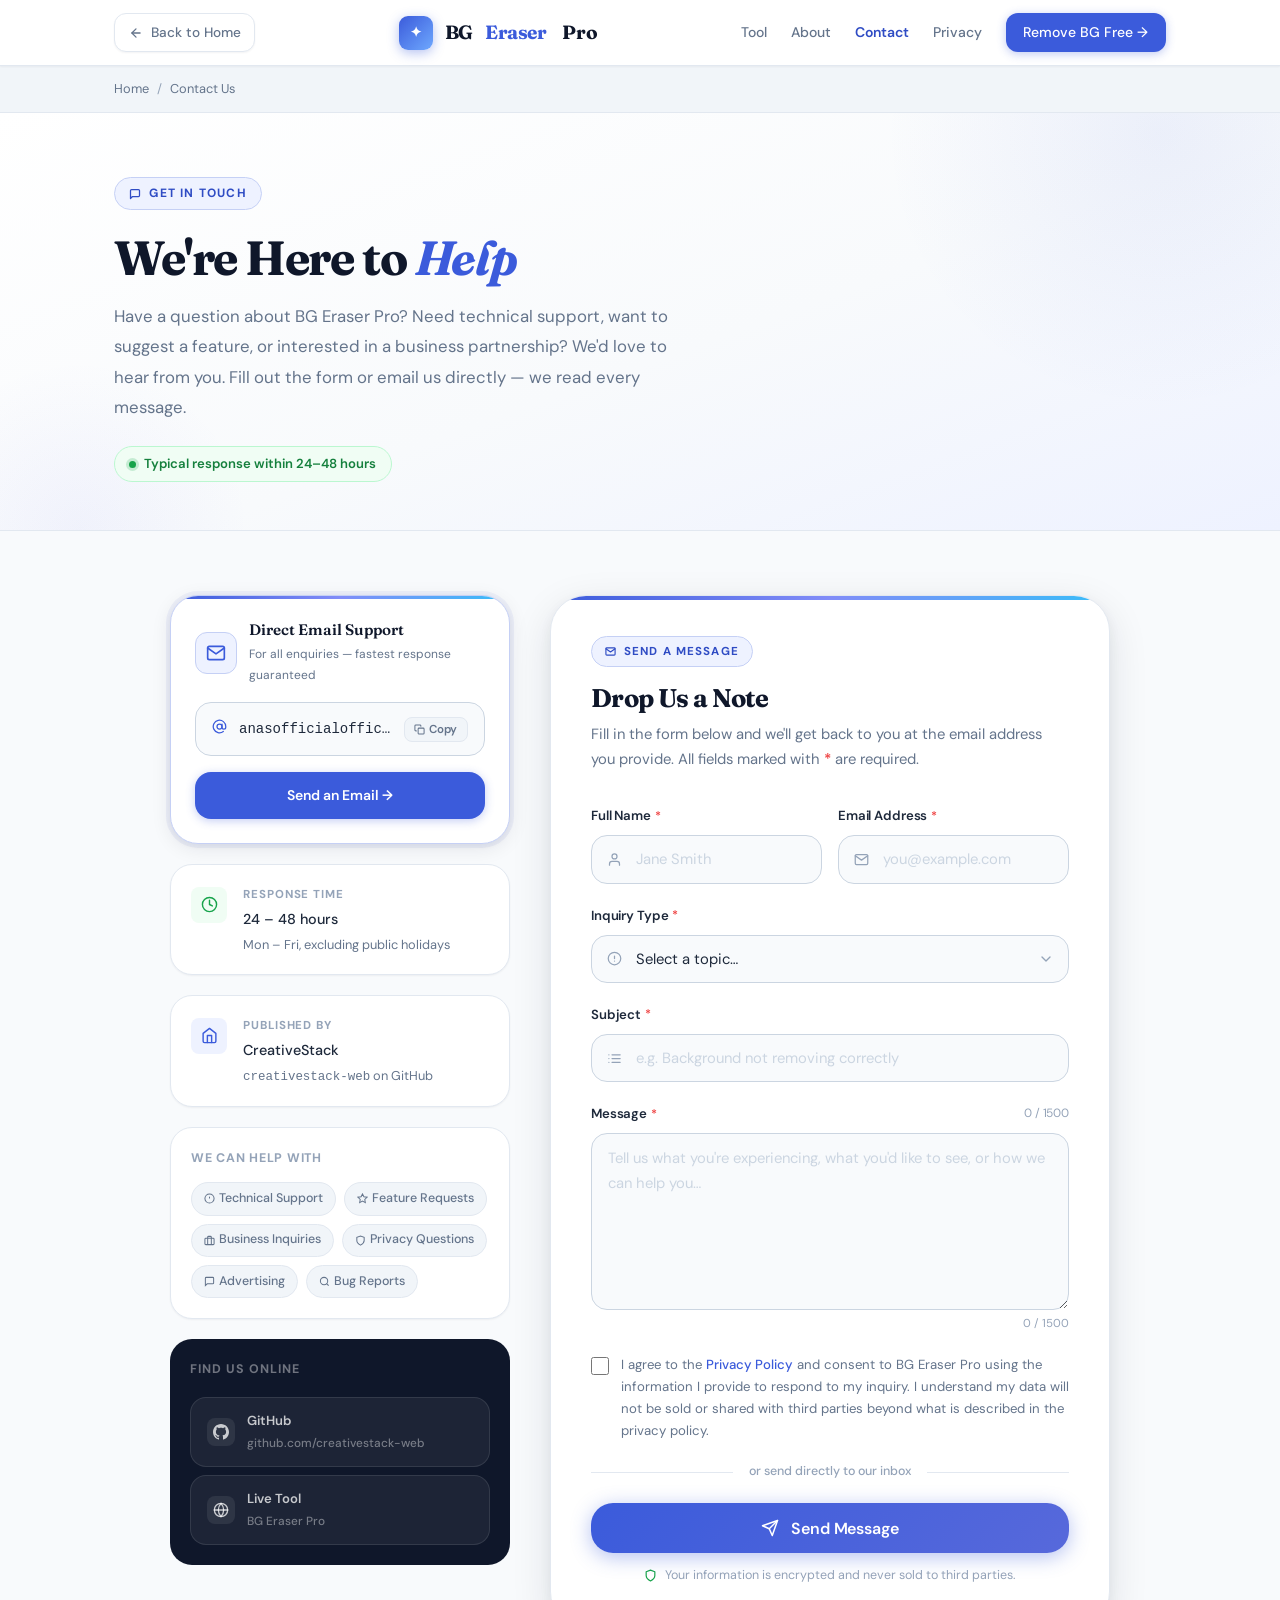
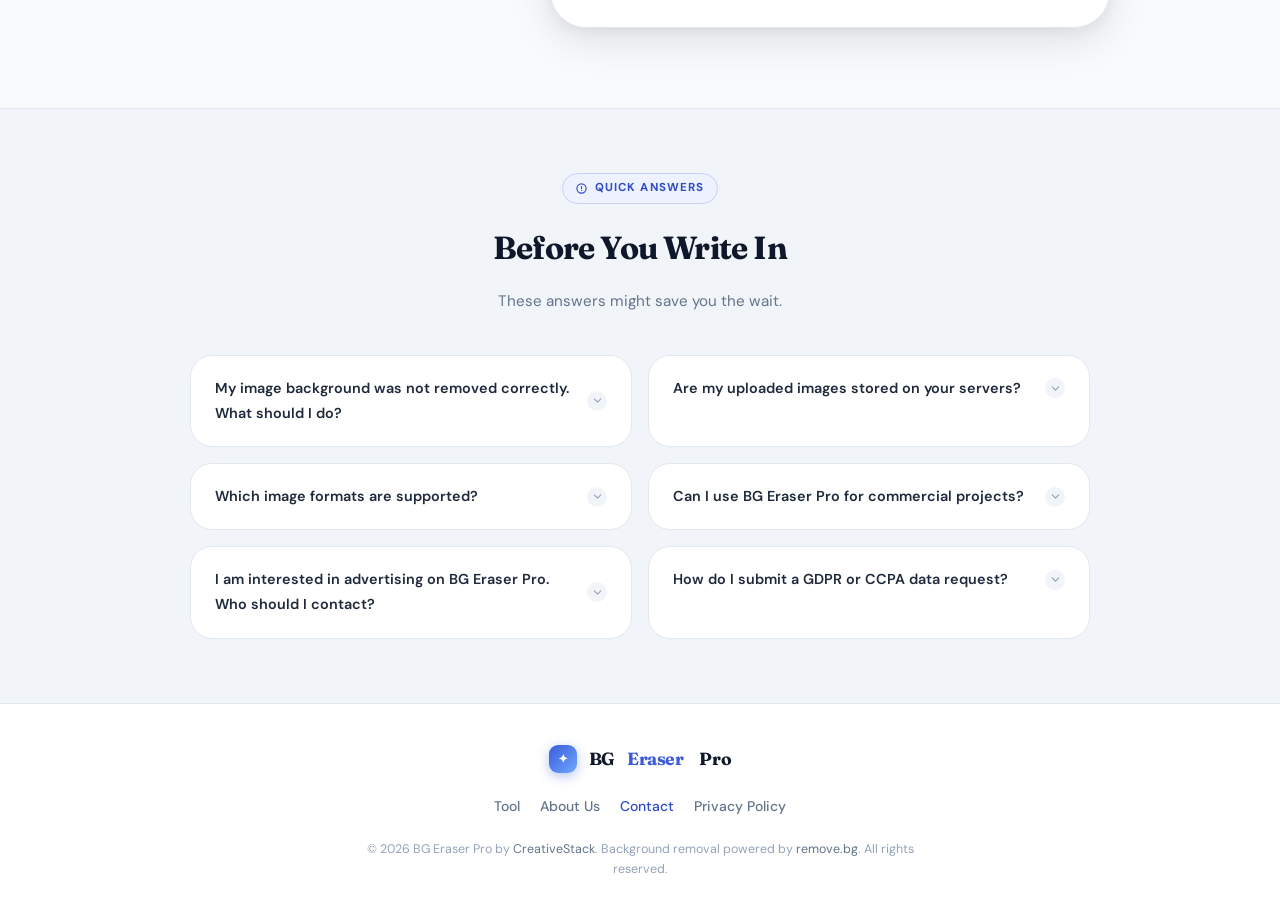
<file: contact.html>
<!DOCTYPE html>
<html lang="en">
<head>
  <meta charset="UTF-8" />
  <meta name="viewport" content="width=device-width, initial-scale=1.0" />

  <title>Contact Us — BG Eraser Pro | CreativeStack Support</title>
  <meta name="description" content="Get in touch with the BG Eraser Pro team. Reach out for technical support, feature requests, business inquiries, or advertising partnerships. We respond within 24–48 hours." />
  <meta name="robots" content="index, follow" />
  <link rel="canonical" href=https://bg-eraser-tool.vercel.app/contact.html" />
<!-- Google tag (gtag.js) -->
<script async src="https://www.googletagmanager.com/gtag/js?id=G-Q8QCFEEGVY"></script>
<script>
  window.dataLayer = window.dataLayer || [];
  function gtag(){dataLayer.push(arguments);}
  gtag('js', new Date());

  gtag('config', 'G-Q8QCFEEGVY');
</script>

  <meta property="og:type"        content="website" />
  <meta property="og:url"         content=https://bg-eraser-tool.vercel.app/contact.html" />
  <meta property="og:title"       content="Contact Us — BG Eraser Pro" />
  <meta property="og:description" content="Reach the BG Eraser Pro team for support, feature requests, or business inquiries." />

  <link rel="icon" type="image/svg+xml" href="favicon.svg" />

  <!-- Google Fonts -->
  <link rel="preconnect" href="https://fonts.googleapis.com" />
  <link rel="preconnect" href="https://fonts.gstatic.com" crossorigin />
  <link href="https://fonts.googleapis.com/css2?family=Fraunces:ital,opsz,wght@0,9..144,600;0,9..144,700;1,9..144,400&family=DM+Sans:ital,opsz,wght@0,9..40,300;0,9..40,400;0,9..40,500;0,9..40,600;1,9..40,300&display=swap" rel="stylesheet" />

  <style>
    /* ═══════════════════════════════════════════════════
       DESIGN TOKENS
    ═══════════════════════════════════════════════════ */
    :root {
      /* Colour palette */
      --white:         #ffffff;
      --canvas:        #f8fafc;
      --surface:       #f1f5f9;
      --surface-2:     #e8edf5;
      --rule:          #e2e8f0;
      --rule-2:        #cbd5e1;

      --ink:           #0f172a;
      --ink-2:         #1e293b;
      --ink-3:         #334155;
      --muted:         #64748b;
      --muted-2:       #94a3b8;
      --muted-3:       #cbd5e1;

      --accent:        #3b5bdb;
      --accent-hover:  #2f4cc4;
      --accent-light:  #eef2ff;
      --accent-mid:    #c5d0f5;
      --accent-text:   #2f4cc4;
      --accent-glow:   rgba(59, 91, 219, 0.18);

      --green:         #16a34a;
      --green-light:   #f0fdf4;
      --green-mid:     #bbf7d0;
      --green-text:    #15803d;

      --amber:         #d97706;
      --amber-light:   #fffbeb;
      --amber-mid:     #fde68a;

      /* Typography */
      --font-display: 'Fraunces', Georgia, 'Times New Roman', serif;
      --font-body:    'DM Sans', ui-sans-serif, -apple-system, BlinkMacSystemFont,
                      'Segoe UI', system-ui, Helvetica, Arial, sans-serif;
      --font-mono:    ui-monospace, 'Cascadia Code', 'Fira Code', 'Courier New', monospace;

      /* Spacing */
      --sp-1:  0.25rem;
      --sp-2:  0.5rem;
      --sp-3:  0.75rem;
      --sp-4:  1rem;
      --sp-5:  1.25rem;
      --sp-6:  1.5rem;
      --sp-8:  2rem;
      --sp-10: 2.5rem;
      --sp-12: 3rem;
      --sp-16: 4rem;
      --sp-20: 5rem;

      /* Radii */
      --r-xs:  0.25rem;
      --r-sm:  0.5rem;
      --r-md:  0.75rem;
      --r-lg:  1rem;
      --r-xl:  1.375rem;
      --r-2xl: 1.75rem;
      --r-3xl: 2.25rem;

      /* Shadows */
      --shadow-xs: 0 1px 2px rgba(15,23,42,0.05);
      --shadow-sm: 0 1px 6px rgba(15,23,42,0.07), 0 2px 10px rgba(15,23,42,0.04);
      --shadow-md: 0 4px 20px rgba(15,23,42,0.09), 0 2px 8px rgba(15,23,42,0.05);
      --shadow-lg: 0 12px 40px rgba(15,23,42,0.11), 0 4px 16px rgba(15,23,42,0.06);
      --shadow-accent: 0 4px 24px rgba(59,91,219,0.28);
      --shadow-focus: 0 0 0 3px rgba(59,91,219,0.22);

      /* Motion */
      --ease:   cubic-bezier(0.4, 0, 0.2, 1);
      --t-fast: 0.14s var(--ease);
      --t-med:  0.26s var(--ease);
      --t-slow: 0.42s var(--ease);

      /* Layout */
      --nav-h:       66px;
      --container:   1100px;
      --form-col:    560px;
      --sidebar-col: 340px;
    }

    /* ═══════════════════════════════════════════════════
       RESET & BASE
    ═══════════════════════════════════════════════════ */
    *, *::before, *::after {
      box-sizing: border-box;
      margin: 0;
      padding: 0;
    }
    html {
      scroll-behavior: smooth;
      -webkit-font-smoothing: antialiased;
      -moz-osx-font-smoothing: grayscale;
      text-rendering: optimizeLegibility;
    }
    body {
      font-family: var(--font-body);
      font-size: 1rem;
      line-height: 1.75;
      color: var(--ink-3);
      background: var(--canvas);
      min-height: 100vh;
    }
    img  { display: block; max-width: 100%; }
    a    { color: var(--accent); text-decoration: none; transition: color var(--t-fast); }
    a:hover { color: var(--accent-hover); }
    :focus-visible {
      outline: 2px solid var(--accent);
      outline-offset: 3px;
      border-radius: var(--r-sm);
    }

    /* ═══════════════════════════════════════════════════
       CONTAINER
    ═══════════════════════════════════════════════════ */
    .container {
      width: 100%;
      max-width: var(--container);
      margin: 0 auto;
      padding: 0 var(--sp-6);
    }

    /* ═══════════════════════════════════════════════════
       NAVIGATION
    ═══════════════════════════════════════════════════ */
    .nav {
      position: sticky;
      top: 0;
      z-index: 200;
      height: var(--nav-h);
      display: flex;
      align-items: center;
      background: rgba(255, 255, 255, 0.94);
      backdrop-filter: blur(20px);
      -webkit-backdrop-filter: blur(20px);
      border-bottom: 1px solid var(--rule);
      box-shadow: var(--shadow-xs);
    }
    .nav__inner {
      display: flex;
      align-items: center;
      justify-content: space-between;
      width: 100%;
    }

    /* Logo */
    .nav__logo {
      display: flex;
      align-items: center;
      gap: var(--sp-3);
      font-family: var(--font-display);
      font-weight: 700;
      font-size: 1.2rem;
      color: var(--ink);
      text-decoration: none;
      letter-spacing: -0.02em;
      flex-shrink: 0;
    }
    .nav__logo-gem {
      width: 34px;
      height: 34px;
      border-radius: 9px;
      background: linear-gradient(135deg, var(--accent) 0%, #6ea8fe 100%);
      display: flex;
      align-items: center;
      justify-content: center;
      color: #fff;
      font-size: 0.85rem;
      box-shadow: 0 3px 12px rgba(59,91,219,0.38);
      flex-shrink: 0;
      user-select: none;
    }
    .nav__logo em {
      color: var(--accent);
      font-style: normal;
    }

    /* Nav links */
    .nav__links {
      display: flex;
      align-items: center;
      gap: var(--sp-6);
    }
    .nav__links a {
      font-size: 0.875rem;
      font-weight: 500;
      color: var(--muted);
      text-decoration: none;
      transition: color var(--t-fast);
      white-space: nowrap;
    }
    .nav__links a:hover { color: var(--ink); }
    .nav__links a.active {
      color: var(--accent-text);
      font-weight: 600;
    }

    /* CTA */
    .nav__cta {
      display: inline-flex;
      align-items: center;
      gap: var(--sp-2);
      background: var(--accent);
      color: #fff !important;
      font-size: 0.85rem;
      font-weight: 600;
      padding: 0.48rem 1.1rem;
      border-radius: var(--r-md);
      text-decoration: none !important;
      transition: background var(--t-fast), transform var(--t-fast), box-shadow var(--t-fast);
      box-shadow: 0 2px 10px rgba(59,91,219,0.32);
      white-space: nowrap;
    }
    .nav__cta:hover {
      background: var(--accent-hover);
      transform: translateY(-1px);
      box-shadow: var(--shadow-accent);
    }

    /* Back to home link (left side) */
    .nav__back {
      display: inline-flex;
      align-items: center;
      gap: var(--sp-2);
      font-size: 0.85rem;
      font-weight: 500;
      color: var(--muted);
      text-decoration: none;
      padding: 0.4rem 0.85rem;
      border-radius: var(--r-md);
      border: 1px solid var(--rule);
      background: var(--white);
      transition: color var(--t-fast), border-color var(--t-fast),
                  background var(--t-fast), transform var(--t-fast),
                  box-shadow var(--t-fast);
      box-shadow: var(--shadow-xs);
    }
    .nav__back:hover {
      color: var(--accent-text);
      border-color: var(--accent-mid);
      background: var(--accent-light);
      transform: translateX(-2px);
      box-shadow: var(--shadow-sm);
    }
    .nav__back svg { flex-shrink: 0; }

    /* Burger */
    .nav__burger {
      display: none;
      flex-direction: column;
      gap: 5px;
      background: none;
      border: none;
      cursor: pointer;
      padding: 6px;
      margin-left: var(--sp-3);
    }
    .nav__burger span {
      display: block;
      width: 22px;
      height: 2px;
      background: var(--ink-3);
      border-radius: 2px;
      transition: transform var(--t-fast), opacity var(--t-fast);
    }
    .nav__burger[aria-expanded="true"] span:nth-child(1) { transform: translateY(7px) rotate(45deg); }
    .nav__burger[aria-expanded="true"] span:nth-child(2) { opacity: 0; }
    .nav__burger[aria-expanded="true"] span:nth-child(3) { transform: translateY(-7px) rotate(-45deg); }

    /* Drawer */
    .nav__drawer {
      display: none;
      position: absolute;
      top: var(--nav-h);
      left: 0; right: 0;
      background: var(--white);
      border-bottom: 1px solid var(--rule);
      box-shadow: var(--shadow-md);
      padding: var(--sp-5) var(--sp-6) var(--sp-6);
      z-index: 190;
    }
    .nav__drawer.open { display: block; }
    .nav__drawer a {
      display: block;
      font-size: 0.975rem;
      font-weight: 500;
      color: var(--ink-3);
      text-decoration: none;
      padding: 0.6rem 0;
      border-bottom: 1px solid var(--rule);
      transition: color var(--t-fast);
    }
    .nav__drawer a:last-child { border-bottom: none; padding-bottom: 0; }
    .nav__drawer a:hover { color: var(--accent); }
    .nav__drawer a.active { color: var(--accent-text); font-weight: 600; }

    /* ═══════════════════════════════════════════════════
       BREADCRUMB BAR
    ═══════════════════════════════════════════════════ */
    .breadcrumb-bar {
      background: var(--surface);
      border-bottom: 1px solid var(--rule);
    }
    .breadcrumb {
      display: flex;
      align-items: center;
      gap: var(--sp-2);
      padding: var(--sp-3) 0;
      font-size: 0.8rem;
      color: var(--muted-2);
    }
    .breadcrumb a {
      color: var(--muted);
      text-decoration: none;
    }
    .breadcrumb a:hover { color: var(--accent); }
    .breadcrumb__sep     { user-select: none; }
    .breadcrumb__current { color: var(--muted); }

    /* ═══════════════════════════════════════════════════
       PAGE HERO
    ═══════════════════════════════════════════════════ */
    .page-hero {
      background: linear-gradient(160deg, var(--white) 0%, var(--canvas) 55%, #eef2ff 100%);
      border-bottom: 1px solid var(--rule);
      padding: var(--sp-16) 0 var(--sp-12);
      position: relative;
      overflow: hidden;
    }
    /* Decorative blobs */
    .page-hero::before,
    .page-hero::after {
      content: '';
      position: absolute;
      border-radius: 50%;
      pointer-events: none;
    }
    .page-hero::before {
      width: 600px; height: 600px;
      top: -280px; right: -180px;
      background: radial-gradient(circle, rgba(59,91,219,0.07) 0%, transparent 65%);
    }
    .page-hero::after {
      width: 400px; height: 400px;
      bottom: -200px; left: -120px;
      background: radial-gradient(circle, rgba(99,102,241,0.06) 0%, transparent 60%);
    }

    .page-hero__inner {
      position: relative;
      z-index: 1;
      max-width: 680px;
    }
    .page-hero__eyebrow {
      display: inline-flex;
      align-items: center;
      gap: var(--sp-2);
      font-size: 0.75rem;
      font-weight: 700;
      letter-spacing: 0.1em;
      text-transform: uppercase;
      color: var(--accent-text);
      background: var(--accent-light);
      border: 1px solid var(--accent-mid);
      padding: 0.3rem 0.9rem;
      border-radius: 100px;
      margin-bottom: var(--sp-5);
    }
    .page-hero h1 {
      font-family: var(--font-display);
      font-size: clamp(2rem, 4.5vw, 3rem);
      font-weight: 700;
      color: var(--ink);
      line-height: 1.15;
      letter-spacing: -0.03em;
      margin-bottom: var(--sp-4);
    }
    .page-hero h1 em {
      font-style: italic;
      color: var(--accent);
    }
    .page-hero__sub {
      font-size: 1.05rem;
      color: var(--muted);
      max-width: 560px;
      line-height: 1.8;
      margin-bottom: var(--sp-6);
    }
    /* Response time badge */
    .response-badge {
      display: inline-flex;
      align-items: center;
      gap: var(--sp-2);
      background: var(--green-light);
      border: 1px solid var(--green-mid);
      color: var(--green-text);
      font-size: 0.82rem;
      font-weight: 600;
      padding: 0.35rem 0.9rem;
      border-radius: 100px;
    }
    .response-badge__dot {
      width: 7px; height: 7px;
      border-radius: 50%;
      background: var(--green);
      box-shadow: 0 0 0 3px rgba(22,163,74,0.2);
      animation: pulse-dot 2.2s ease-in-out infinite;
      flex-shrink: 0;
    }
    @keyframes pulse-dot {
      0%, 100% { box-shadow: 0 0 0 3px rgba(22,163,74,0.2); }
      50%       { box-shadow: 0 0 0 6px rgba(22,163,74,0.08); }
    }

    /* ═══════════════════════════════════════════════════
       MAIN CONTENT — TWO COLUMN LAYOUT
    ═══════════════════════════════════════════════════ */
    .contact-layout {
      display: grid;
      grid-template-columns: var(--sidebar-col) var(--form-col);
      gap: var(--sp-10);
      align-items: start;
      padding: var(--sp-16) 0 var(--sp-20);
      justify-content: center;
    }

    /* ═══════════════════════════════════════════════════
       SIDEBAR — CONTACT INFO
    ═══════════════════════════════════════════════════ */
    .contact-sidebar {
      display: flex;
      flex-direction: column;
      gap: var(--sp-5);
      position: sticky;
      top: calc(var(--nav-h) + var(--sp-8));
    }

    /* Section label */
    .sidebar-label {
      font-size: 0.7rem;
      font-weight: 700;
      letter-spacing: 0.12em;
      text-transform: uppercase;
      color: var(--muted-2);
      margin-bottom: var(--sp-1);
    }

    /* ── Primary email card ── */
    .email-card {
      background: var(--white);
      border: 1.5px solid var(--accent-mid);
      border-radius: var(--r-2xl);
      padding: var(--sp-6);
      box-shadow: var(--shadow-md), 0 0 0 4px rgba(59,91,219,0.05);
      position: relative;
      overflow: hidden;
    }
    .email-card::before {
      content: '';
      position: absolute;
      top: 0; left: 0; right: 0;
      height: 3px;
      background: linear-gradient(90deg, var(--accent), #818cf8, #38bdf8);
      border-radius: var(--r-2xl) var(--r-2xl) 0 0;
    }
    .email-card__header {
      display: flex;
      align-items: center;
      gap: var(--sp-3);
      margin-bottom: var(--sp-4);
    }
    .email-card__icon {
      width: 42px; height: 42px;
      border-radius: var(--r-md);
      background: var(--accent-light);
      border: 1px solid var(--accent-mid);
      display: flex;
      align-items: center;
      justify-content: center;
      color: var(--accent);
      flex-shrink: 0;
    }
    .email-card__title {
      font-family: var(--font-display);
      font-size: 0.95rem;
      font-weight: 600;
      color: var(--ink);
      line-height: 1.3;
    }
    .email-card__subtitle {
      font-size: 0.75rem;
      color: var(--muted);
      margin-top: var(--sp-1);
    }

    /* Email address display */
    .email-address {
      display: flex;
      align-items: center;
      gap: var(--sp-3);
      background: var(--canvas);
      border: 1px solid var(--rule-2);
      border-radius: var(--r-lg);
      padding: var(--sp-3) var(--sp-4);
      margin-bottom: var(--sp-4);
    }
    .email-address__icon {
      color: var(--accent);
      flex-shrink: 0;
    }
    .email-address__text {
      font-family: var(--font-mono);
      font-size: 0.875rem;
      font-weight: 500;
      color: var(--ink-2);
      flex: 1;
      min-width: 0;
      overflow: hidden;
      text-overflow: ellipsis;
      white-space: nowrap;
    }
    .copy-btn {
      display: inline-flex;
      align-items: center;
      gap: var(--sp-1);
      font-size: 0.72rem;
      font-weight: 600;
      font-family: var(--font-body);
      color: var(--muted);
      background: var(--surface);
      border: 1px solid var(--rule);
      border-radius: var(--r-sm);
      padding: 0.25rem 0.6rem;
      cursor: pointer;
      flex-shrink: 0;
      transition: color var(--t-fast), background var(--t-fast), border-color var(--t-fast);
    }
    .copy-btn:hover {
      color: var(--accent-text);
      background: var(--accent-light);
      border-color: var(--accent-mid);
    }
    .copy-btn.copied {
      color: var(--green-text);
      background: var(--green-light);
      border-color: var(--green-mid);
    }

    .email-cta {
      display: block;
      text-align: center;
      background: var(--accent);
      color: #fff;
      font-size: 0.875rem;
      font-weight: 600;
      padding: 0.7rem 1.2rem;
      border-radius: var(--r-lg);
      text-decoration: none;
      transition: background var(--t-fast), transform var(--t-fast), box-shadow var(--t-fast);
      box-shadow: 0 2px 10px rgba(59,91,219,0.3);
    }
    .email-cta:hover {
      background: var(--accent-hover);
      transform: translateY(-1px);
      box-shadow: var(--shadow-accent);
      color: #fff;
    }

    /* ── Contact info cards ── */
    .info-card {
      background: var(--white);
      border: 1px solid var(--rule);
      border-radius: var(--r-xl);
      padding: var(--sp-5);
      box-shadow: var(--shadow-xs);
      transition: border-color var(--t-med), box-shadow var(--t-med);
    }
    .info-card:hover {
      border-color: var(--accent-mid);
      box-shadow: var(--shadow-sm);
    }
    .info-card__row {
      display: flex;
      align-items: flex-start;
      gap: var(--sp-4);
    }
    .info-card__icon {
      width: 36px; height: 36px;
      border-radius: var(--r-sm);
      display: flex;
      align-items: center;
      justify-content: center;
      flex-shrink: 0;
      margin-top: 2px;
    }
    .info-card__body { flex: 1; min-width: 0; }
    .info-card__label {
      font-size: 0.72rem;
      font-weight: 700;
      letter-spacing: 0.08em;
      text-transform: uppercase;
      color: var(--muted-2);
      margin-bottom: var(--sp-1);
    }
    .info-card__value {
      font-size: 0.9rem;
      font-weight: 500;
      color: var(--ink-2);
      line-height: 1.5;
    }
    .info-card__note {
      font-size: 0.8rem;
      color: var(--muted);
      margin-top: var(--sp-1);
      line-height: 1.5;
    }

    /* ── Type selector pills ── */
    .inquiry-types {
      background: var(--white);
      border: 1px solid var(--rule);
      border-radius: var(--r-xl);
      padding: var(--sp-5);
      box-shadow: var(--shadow-xs);
    }
    .inquiry-types__title {
      font-size: 0.78rem;
      font-weight: 700;
      letter-spacing: 0.06em;
      text-transform: uppercase;
      color: var(--muted-2);
      margin-bottom: var(--sp-3);
    }
    .inquiry-pills {
      display: flex;
      flex-wrap: wrap;
      gap: var(--sp-2);
    }
    .inquiry-pill {
      display: inline-flex;
      align-items: center;
      gap: var(--sp-1);
      font-size: 0.78rem;
      font-weight: 500;
      padding: 0.3rem 0.75rem;
      border-radius: 100px;
      border: 1px solid var(--rule);
      background: var(--surface);
      color: var(--muted);
      user-select: none;
    }

    /* ── Social / links block ── */
    .social-block {
      background: var(--ink);
      border-radius: var(--r-xl);
      padding: var(--sp-5);
    }
    .social-block__title {
      font-size: 0.78rem;
      font-weight: 700;
      letter-spacing: 0.08em;
      text-transform: uppercase;
      color: rgba(255,255,255,0.4);
      margin-bottom: var(--sp-4);
    }
    .social-links {
      display: flex;
      flex-direction: column;
      gap: var(--sp-2);
    }
    .social-link {
      display: flex;
      align-items: center;
      gap: var(--sp-3);
      background: rgba(255,255,255,0.06);
      border: 1px solid rgba(255,255,255,0.1);
      border-radius: var(--r-lg);
      padding: var(--sp-3) var(--sp-4);
      color: rgba(255,255,255,0.75);
      text-decoration: none;
      font-size: 0.875rem;
      font-weight: 500;
      transition: background var(--t-fast), border-color var(--t-fast), color var(--t-fast);
    }
    .social-link:hover {
      background: rgba(255,255,255,0.11);
      border-color: rgba(255,255,255,0.2);
      color: #fff;
    }
    .social-link__icon {
      width: 28px; height: 28px;
      border-radius: var(--r-sm);
      background: rgba(255,255,255,0.08);
      display: flex;
      align-items: center;
      justify-content: center;
      flex-shrink: 0;
    }
    .social-link__text { flex: 1; min-width: 0; }
    .social-link__label { display: block; font-size: 0.82rem; font-weight: 600; }
    .social-link__sub   { display: block; font-size: 0.74rem; color: rgba(255,255,255,0.4); }

    /* ═══════════════════════════════════════════════════
       CONTACT FORM PANEL
    ═══════════════════════════════════════════════════ */
    .form-panel {
      background: var(--white);
      border: 1px solid var(--rule);
      border-radius: var(--r-3xl);
      padding: var(--sp-10);
      box-shadow: var(--shadow-lg);
      position: relative;
      overflow: hidden;
    }
    /* Subtle top accent bar */
    .form-panel::before {
      content: '';
      position: absolute;
      top: 0; left: 0; right: 0;
      height: 4px;
      background: linear-gradient(90deg, var(--accent) 0%, #818cf8 50%, #38bdf8 100%);
    }

    .form-panel__header {
      margin-bottom: var(--sp-8);
    }
    .form-panel__eyebrow {
      display: inline-flex;
      align-items: center;
      gap: var(--sp-2);
      font-size: 0.72rem;
      font-weight: 700;
      letter-spacing: 0.1em;
      text-transform: uppercase;
      color: var(--accent-text);
      background: var(--accent-light);
      border: 1px solid var(--accent-mid);
      padding: 0.28rem 0.8rem;
      border-radius: 100px;
      margin-bottom: var(--sp-4);
    }
    .form-panel h2 {
      font-family: var(--font-display);
      font-size: 1.6rem;
      font-weight: 700;
      color: var(--ink);
      line-height: 1.2;
      letter-spacing: -0.025em;
      margin-bottom: var(--sp-2);
    }
    .form-panel__sub {
      font-size: 0.925rem;
      color: var(--muted);
      line-height: 1.7;
    }

    /* ── Form fields ── */
    .contact-form { display: flex; flex-direction: column; gap: var(--sp-5); }

    .field-group {
      display: flex;
      flex-direction: column;
      gap: var(--sp-2);
    }
    .field-group--row {
      display: grid;
      grid-template-columns: 1fr 1fr;
      gap: var(--sp-4);
    }

    .field-label {
      font-size: 0.825rem;
      font-weight: 600;
      color: var(--ink-2);
      letter-spacing: -0.01em;
      display: flex;
      align-items: center;
      gap: var(--sp-1);
    }
    .field-required {
      color: #ef4444;
      font-size: 0.75rem;
      line-height: 1;
    }
    .field-hint {
      font-size: 0.75rem;
      font-weight: 400;
      color: var(--muted-2);
      margin-left: auto;
    }

    /* Input wrapper (for icon inside inputs) */
    .input-wrap {
      position: relative;
      display: flex;
      align-items: center;
    }
    .input-wrap__icon {
      position: absolute;
      left: var(--sp-4);
      color: var(--muted-2);
      pointer-events: none;
      transition: color var(--t-fast);
      display: flex;
      align-items: center;
    }
    .input-wrap:focus-within .input-wrap__icon {
      color: var(--accent);
    }

    /* Base input & textarea */
    .field-input,
    .field-textarea,
    .field-select {
      width: 100%;
      font-family: var(--font-body);
      font-size: 0.925rem;
      color: var(--ink-2);
      background: var(--canvas);
      border: 1.5px solid var(--rule-2);
      border-radius: var(--r-lg);
      padding: 0.75rem var(--sp-4);
      transition: border-color var(--t-fast), box-shadow var(--t-fast),
                  background var(--t-fast);
      outline: none;
      -webkit-appearance: none;
      appearance: none;
      line-height: 1.5;
    }
    /* Inputs with leading icon get left padding */
    .input-wrap .field-input,
    .input-wrap .field-select {
      padding-left: 2.75rem;
    }
    .field-input::placeholder,
    .field-textarea::placeholder {
      color: var(--muted-3);
      font-weight: 400;
    }
    .field-input:hover,
    .field-textarea:hover,
    .field-select:hover {
      border-color: var(--rule);
      background: var(--white);
    }
    .field-input:focus,
    .field-textarea:focus,
    .field-select:focus {
      border-color: var(--accent);
      background: var(--white);
      box-shadow: var(--shadow-focus);
      outline: none;
    }

    /* Textarea specific */
    .field-textarea {
      resize: vertical;
      min-height: 148px;
      max-height: 380px;
      line-height: 1.7;
    }

    /* Select specific */
    .field-select {
      cursor: pointer;
      background-image: url("data:image/svg+xml,%3Csvg xmlns='http://www.w3.org/2000/svg' width='16' height='16' viewBox='0 0 24 24' fill='none' stroke='%2394a3b8' stroke-width='2' stroke-linecap='round' stroke-linejoin='round'%3E%3Cpolyline points='6 9 12 15 18 9'/%3E%3C/svg%3E");
      background-repeat: no-repeat;
      background-position: right 0.9rem center;
      padding-right: 2.5rem;
    }

    /* ── Character counter ── */
    .char-counter {
      display: flex;
      justify-content: flex-end;
      font-size: 0.72rem;
      color: var(--muted-2);
      margin-top: calc(-1 * var(--sp-1));
      font-variant-numeric: tabular-nums;
    }
    .char-counter.warn  { color: var(--amber); }
    .char-counter.limit { color: #ef4444; }

    /* ── Consent checkbox ── */
    .consent-row {
      display: flex;
      align-items: flex-start;
      gap: var(--sp-3);
    }
    .consent-check {
      width: 18px; height: 18px;
      border-radius: var(--r-xs);
      border: 1.5px solid var(--rule-2);
      background: var(--canvas);
      cursor: pointer;
      flex-shrink: 0;
      margin-top: 3px;
      accent-color: var(--accent);
      transition: border-color var(--t-fast);
    }
    .consent-check:focus-visible { outline: 2px solid var(--accent); outline-offset: 2px; }
    .consent-label {
      font-size: 0.825rem;
      color: var(--muted);
      line-height: 1.65;
      cursor: pointer;
    }
    .consent-label a { color: var(--accent); font-weight: 500; }

    /* ── Divider ── */
    .form-divider {
      display: flex;
      align-items: center;
      gap: var(--sp-4);
      color: var(--muted-2);
      font-size: 0.78rem;
      font-weight: 500;
    }
    .form-divider::before,
    .form-divider::after {
      content: '';
      flex: 1;
      height: 1px;
      background: var(--rule);
    }

    /* ── Submit button ── */
    .submit-btn {
      display: flex;
      align-items: center;
      justify-content: center;
      gap: var(--sp-3);
      width: 100%;
      background: linear-gradient(135deg, var(--accent) 0%, #5b6bdb 60%, #818cf8 100%);
      background-size: 200% auto;
      color: #fff;
      font-family: var(--font-body);
      font-size: 1rem;
      font-weight: 600;
      padding: 0.9rem 1.75rem;
      border: none;
      border-radius: var(--r-xl);
      cursor: pointer;
      transition: background-position var(--t-med), transform var(--t-fast),
                  box-shadow var(--t-fast), opacity var(--t-fast);
      box-shadow: 0 4px 20px rgba(59,91,219,0.38);
      letter-spacing: -0.01em;
      position: relative;
      overflow: hidden;
    }
    /* Glare sweep animation */
    .submit-btn::after {
      content: '';
      position: absolute;
      top: -50%; left: -75%;
      width: 50%; height: 200%;
      background: linear-gradient(105deg, transparent, rgba(255,255,255,0.15), transparent);
      transform: skewX(-20deg);
      transition: left 0.55s ease;
      pointer-events: none;
    }
    .submit-btn:hover::after { left: 125%; }
    .submit-btn:hover {
      background-position: right center;
      transform: translateY(-2px);
      box-shadow: 0 8px 32px rgba(59,91,219,0.48);
    }
    .submit-btn:active { transform: scale(0.98); }
    .submit-btn:disabled {
      opacity: 0.55;
      cursor: not-allowed;
      transform: none !important;
    }
    .submit-btn svg { flex-shrink: 0; }

    /* Submit footer note */
    .submit-note {
      text-align: center;
      font-size: 0.78rem;
      color: var(--muted-2);
      display: flex;
      align-items: center;
      justify-content: center;
      gap: var(--sp-2);
      margin-top: var(--sp-3);
    }
    .submit-note svg { color: var(--green); }

    /* ── Success state ── */
    .form-success {
      display: none;
      flex-direction: column;
      align-items: center;
      text-align: center;
      padding: var(--sp-8) var(--sp-6);
      animation: fadeUp 0.4s ease both;
    }
    .form-success.visible { display: flex; }
    .success-icon {
      width: 72px; height: 72px;
      border-radius: 50%;
      background: var(--green-light);
      border: 2px solid var(--green-mid);
      display: flex;
      align-items: center;
      justify-content: center;
      color: var(--green);
      margin-bottom: var(--sp-6);
      font-size: 1.8rem;
      box-shadow: 0 0 0 8px rgba(22,163,74,0.08);
    }
    .form-success h3 {
      font-family: var(--font-display);
      font-size: 1.5rem;
      font-weight: 700;
      color: var(--ink);
      letter-spacing: -0.02em;
      margin-bottom: var(--sp-3);
    }
    .form-success p {
      font-size: 0.95rem;
      color: var(--muted);
      max-width: 380px;
      line-height: 1.75;
      margin-bottom: var(--sp-6);
    }
    .reset-btn {
      display: inline-flex;
      align-items: center;
      gap: var(--sp-2);
      font-size: 0.875rem;
      font-weight: 600;
      font-family: var(--font-body);
      color: var(--accent-text);
      background: var(--accent-light);
      border: 1px solid var(--accent-mid);
      border-radius: var(--r-lg);
      padding: 0.6rem 1.25rem;
      cursor: pointer;
      transition: background var(--t-fast), border-color var(--t-fast), transform var(--t-fast);
    }
    .reset-btn:hover {
      background: #dde4ff;
      border-color: var(--accent);
      transform: translateY(-1px);
    }

    /* ── Error message ── */
    .field-error {
      font-size: 0.78rem;
      color: #ef4444;
      display: flex;
      align-items: center;
      gap: var(--sp-1);
      display: none;
    }
    .field-error.visible { display: flex; }
    .field-group.has-error .field-input,
    .field-group.has-error .field-textarea,
    .field-group.has-error .field-select {
      border-color: #fca5a5;
      background: #fff5f5;
    }
    .field-group.has-error .field-input:focus,
    .field-group.has-error .field-textarea:focus {
      border-color: #ef4444;
      box-shadow: 0 0 0 3px rgba(239,68,68,0.15);
    }

    /* ═══════════════════════════════════════════════════
       FAQ STRIP
    ═══════════════════════════════════════════════════ */
    .faq-strip {
      background: var(--surface);
      border-top: 1px solid var(--rule);
      padding: var(--sp-16) 0;
    }
    .faq-strip__header {
      text-align: center;
      margin-bottom: var(--sp-10);
    }
    .faq-strip__eyebrow {
      display: inline-flex;
      align-items: center;
      gap: var(--sp-2);
      font-size: 0.72rem;
      font-weight: 700;
      letter-spacing: 0.1em;
      text-transform: uppercase;
      color: var(--accent-text);
      background: var(--accent-light);
      border: 1px solid var(--accent-mid);
      padding: 0.28rem 0.8rem;
      border-radius: 100px;
      margin-bottom: var(--sp-4);
    }
    .faq-strip h2 {
      font-family: var(--font-display);
      font-size: clamp(1.5rem, 3vw, 2rem);
      font-weight: 700;
      color: var(--ink);
      letter-spacing: -0.025em;
      margin-bottom: var(--sp-3);
    }
    .faq-strip__sub { font-size: 0.95rem; color: var(--muted); }

    .faq-grid {
      display: grid;
      grid-template-columns: repeat(2, 1fr);
      gap: var(--sp-4);
      max-width: 900px;
      margin: 0 auto;
    }
    .faq-item {
      background: var(--white);
      border: 1px solid var(--rule);
      border-radius: var(--r-xl);
      overflow: hidden;
      transition: border-color var(--t-med), box-shadow var(--t-med);
    }
    .faq-item:hover {
      border-color: var(--accent-mid);
      box-shadow: var(--shadow-sm);
    }
    .faq-item[open] {
      border-color: var(--accent-mid);
      box-shadow: var(--shadow-sm), 0 0 0 1px rgba(59,91,219,0.06);
    }
    .faq-q {
      display: flex;
      align-items: center;
      justify-content: space-between;
      gap: var(--sp-4);
      padding: var(--sp-5) var(--sp-6);
      cursor: pointer;
      list-style: none;
      font-weight: 600;
      font-size: 0.9rem;
      color: var(--ink-2);
      transition: color var(--t-fast);
      user-select: none;
    }
    .faq-q::-webkit-details-marker { display: none; }
    .faq-q:hover { color: var(--accent-text); }
    .faq-chevron {
      width: 20px; height: 20px;
      border-radius: 50%;
      background: var(--surface);
      display: flex; align-items: center; justify-content: center;
      flex-shrink: 0;
      color: var(--muted-2);
      transition: transform var(--t-med), background var(--t-fast), color var(--t-fast);
    }
    .faq-item[open] .faq-q { color: var(--accent-text); }
    .faq-item[open] .faq-chevron {
      transform: rotate(180deg);
      background: var(--accent-light);
      color: var(--accent);
    }
    .faq-a {
      padding: 0 var(--sp-6) var(--sp-5);
      font-size: 0.9rem;
      color: var(--muted);
      line-height: 1.75;
      animation: fadeDown 0.25s ease both;
    }
    @keyframes fadeDown {
      from { opacity: 0; transform: translateY(-6px); }
      to   { opacity: 1; transform: translateY(0); }
    }

    /* ═══════════════════════════════════════════════════
       FOOTER
    ═══════════════════════════════════════════════════ */
    .footer {
      background: var(--white);
      border-top: 1px solid var(--rule);
      padding: var(--sp-10) 0;
    }
    .footer__inner {
      display: flex;
      flex-direction: column;
      align-items: center;
      gap: var(--sp-5);
      text-align: center;
    }
    .footer__logo {
      display: flex;
      align-items: center;
      gap: var(--sp-3);
      font-family: var(--font-display);
      font-weight: 700;
      font-size: 1.1rem;
      color: var(--ink);
      text-decoration: none;
      letter-spacing: -0.02em;
    }
    .footer__logo em { color: var(--accent); font-style: normal; }
    .footer__nav {
      display: flex;
      flex-wrap: wrap;
      justify-content: center;
      gap: var(--sp-5);
    }
    .footer__nav a {
      font-size: 0.875rem;
      font-weight: 500;
      color: var(--muted);
      text-decoration: none;
      transition: color var(--t-fast);
    }
    .footer__nav a:hover { color: var(--accent); }
    .footer__nav a.active { color: var(--accent-text); }
    .footer__legal {
      font-size: 0.78rem;
      color: var(--muted-2);
      max-width: 580px;
      line-height: 1.65;
    }
    .footer__legal a { color: var(--muted); }
    .footer__legal a:hover { color: var(--accent); }

    /* ═══════════════════════════════════════════════════
       ANIMATIONS
    ═══════════════════════════════════════════════════ */
    @keyframes fadeUp {
      from { opacity: 0; transform: translateY(16px); }
      to   { opacity: 1; transform: translateY(0); }
    }
    .page-hero__eyebrow { animation: fadeUp 0.4s ease both; }
    .page-hero h1       { animation: fadeUp 0.45s 0.07s ease both; }
    .page-hero__sub     { animation: fadeUp 0.45s 0.13s ease both; }
    .response-badge     { animation: fadeUp 0.45s 0.19s ease both; }

    /* ═══════════════════════════════════════════════════
       RESPONSIVE — ≤ 1000px
    ═══════════════════════════════════════════════════ */
    @media (max-width: 1000px) {
      .contact-layout {
        grid-template-columns: 1fr;
        max-width: 620px;
        margin: 0 auto;
        padding-top: var(--sp-10);
      }
      .contact-sidebar {
        position: static;
        display: grid;
        grid-template-columns: 1fr 1fr;
        gap: var(--sp-4);
      }
      /* Email card spans full width on sidebar grid */
      .email-card { grid-column: 1 / -1; }
      .social-block { grid-column: 1 / -1; }

      .faq-grid { grid-template-columns: 1fr; }
    }

    /* ═══════════════════════════════════════════════════
       RESPONSIVE — ≤ 640px (mobile)
    ═══════════════════════════════════════════════════ */
    @media (max-width: 640px) {
      :root { --nav-h: 62px; }

      /* Nav */
      .nav__links  { display: none; }
      .nav__cta    { display: none; }
      .nav__burger { display: flex; }

      /* Hero */
      .page-hero { padding: var(--sp-10) 0 var(--sp-8); }
      .page-hero h1 { font-size: 1.85rem; }

      /* Sidebar stacks to single col */
      .contact-sidebar { grid-template-columns: 1fr; }

      /* Form panel */
      .form-panel { padding: var(--sp-6) var(--sp-5); border-radius: var(--r-2xl); }
      .field-group--row { grid-template-columns: 1fr; }

      /* FAQ */
      .faq-strip { padding: var(--sp-10) 0; }
    }

    @media (max-width: 400px) {
      .container    { padding: 0 var(--sp-4); }
      .form-panel   { padding: var(--sp-5) var(--sp-4); }
      .submit-btn   { font-size: 0.9rem; padding: 0.85rem 1.25rem; }
    }

    @media (prefers-reduced-motion: reduce) {
      *, *::before, *::after {
        animation-duration: 0.01ms !important;
        transition-duration: 0.01ms !important;
      }
    }
  </style>
</head>
<body>

  <!-- ══════════════════════════════════════
       NAVIGATION
  ══════════════════════════════════════ -->
  <nav class="nav" role="navigation" aria-label="Main navigation">
    <div class="container nav__inner">

      <!-- Back to home (left side) -->
      <a href="index.html" class="nav__back" aria-label="Back to BG Eraser Pro home">
        <svg width="14" height="14" viewBox="0 0 24 24" fill="none"
             stroke="currentColor" stroke-width="2.2"
             stroke-linecap="round" stroke-linejoin="round" aria-hidden="true">
          <line x1="19" y1="12" x2="5" y2="12"/>
          <polyline points="12 19 5 12 12 5"/>
        </svg>
        Back to Home
      </a>

      <!-- Logo (centre) -->
      <a href="index.html" class="nav__logo" aria-label="BG Eraser Pro — Home">
        <div class="nav__logo-gem" aria-hidden="true">✦</div>
        BG<em>Eraser</em>&nbsp;Pro
      </a>

      <!-- Nav links (right side) -->
      <div class="nav__links">
        <a href="index.html">Tool</a>
        <a href="about.html">About</a>
        <a href="contact.html" class="active" aria-current="page">Contact</a>
        <a href="privacy-policy.html">Privacy</a>
        <a href="index.html" class="nav__cta">Remove BG Free →</a>
      </div>

      <!-- Mobile burger -->
      <button class="nav__burger" id="burgerBtn"
              aria-label="Toggle navigation menu"
              aria-expanded="false"
              aria-controls="navDrawer">
        <span></span><span></span><span></span>
      </button>
    </div>

    <!-- Mobile nav drawer -->
    <div class="nav__drawer" id="navDrawer" aria-hidden="true">
      <a href="index.html">Tool</a>
      <a href="about.html">About Us</a>
      <a href="contact.html" class="active">Contact</a>
      <a href="privacy-policy.html">Privacy Policy</a>
    </div>
  </nav>

  <!-- ══════════════════════════════════════
       BREADCRUMB
  ══════════════════════════════════════ -->
  <div class="breadcrumb-bar">
    <div class="container">
      <nav class="breadcrumb" aria-label="Breadcrumb">
        <a href="index.html">Home</a>
        <span class="breadcrumb__sep" aria-hidden="true">/</span>
        <span class="breadcrumb__current" aria-current="page">Contact Us</span>
      </nav>
    </div>
  </div>

  <main id="main-content">

    <!-- ══════════════════════════════════════
         PAGE HERO
    ══════════════════════════════════════ -->
    <section class="page-hero" aria-labelledby="contact-heading">
      <div class="container">
        <div class="page-hero__inner">
          <div class="page-hero__eyebrow" aria-hidden="true">
            <svg width="12" height="12" viewBox="0 0 24 24" fill="none"
                 stroke="currentColor" stroke-width="2.5"
                 stroke-linecap="round" stroke-linejoin="round">
              <path d="M21 15a2 2 0 0 1-2 2H7l-4 4V5a2 2 0 0 1 2-2h14a2 2 0 0 1 2 2z"/>
            </svg>
            Get in Touch
          </div>

          <h1 id="contact-heading">
            We're Here to <em>Help</em>
          </h1>

          <p class="page-hero__sub">
            Have a question about BG Eraser Pro? Need technical support, want to suggest a
            feature, or interested in a business partnership? We'd love to hear from you.
            Fill out the form or email us directly — we read every message.
          </p>

          <div class="response-badge" aria-label="Typical response time">
            <div class="response-badge__dot" aria-hidden="true"></div>
            Typical response within 24–48 hours
          </div>
        </div>
      </div>
    </section>

    <!-- ══════════════════════════════════════
         CONTACT LAYOUT
    ══════════════════════════════════════ -->
    <div class="container">
      <div class="contact-layout">

        <!-- ─── SIDEBAR ─── -->
        <aside class="contact-sidebar" aria-label="Contact information">

          <!-- Primary email card -->
          <div class="email-card" role="region" aria-label="Direct email support">
            <div class="email-card__header">
              <div class="email-card__icon" aria-hidden="true">
                <svg width="20" height="20" viewBox="0 0 24 24" fill="none"
                     stroke="currentColor" stroke-width="2"
                     stroke-linecap="round" stroke-linejoin="round">
                  <path d="M4 4h16c1.1 0 2 .9 2 2v12c0 1.1-.9 2-2 2H4c-1.1 0-2-.9-2-2V6c0-1.1.9-2 2-2z"/>
                  <polyline points="22,6 12,13 2,6"/>
                </svg>
              </div>
              <div>
                <div class="email-card__title">Direct Email Support</div>
                <div class="email-card__subtitle">For all enquiries — fastest response guaranteed</div>
              </div>
            </div>

            <!-- Email address row with copy button -->
            <div class="email-address" role="group" aria-label="Support email address">
              <div class="email-address__icon" aria-hidden="true">
                <svg width="15" height="15" viewBox="0 0 24 24" fill="none"
                     stroke="currentColor" stroke-width="2"
                     stroke-linecap="round" stroke-linejoin="round">
                  <circle cx="12" cy="12" r="4"/>
                  <path d="M16 8v5a3 3 0 0 0 6 0v-1a10 10 0 1 0-3.92 7.94"/>
                </svg>
              </div>
              <span class="email-address__text" id="emailAddr">
                anasofficialofficial@gmail.com
                
              </span>
              <button class="copy-btn" id="copyBtn"
                      aria-label="Copy email address to clipboard">
                <svg width="11" height="11" viewBox="0 0 24 24" fill="none"
                     stroke="currentColor" stroke-width="2.2"
                     stroke-linecap="round" stroke-linejoin="round" aria-hidden="true">
                  <rect x="9" y="9" width="13" height="13" rx="2" ry="2"/>
                  <path d="M5 15H4a2 2 0 0 1-2-2V4a2 2 0 0 1 2-2h9a2 2 0 0 1 2 2v1"/>
                </svg>
                Copy
              </button>
            </div>

            <a href="mailto:anasofficialofficial@gmail.com" class="email-cta"
               aria-label="Send email to anasofficialofficial@gmail.com">
              Send an Email →
            </a>
          </div>

          <!-- Response time info card -->
          <div class="info-card">
            <div class="info-card__row">
              <div class="info-card__icon"
                   style="background: #f0fdf4; color: #16a34a;"
                   aria-hidden="true">
                <svg width="17" height="17" viewBox="0 0 24 24" fill="none"
                     stroke="currentColor" stroke-width="2"
                     stroke-linecap="round" stroke-linejoin="round">
                  <circle cx="12" cy="12" r="10"/>
                  <polyline points="12 6 12 12 16 14"/>
                </svg>
              </div>
              <div class="info-card__body">
                <div class="info-card__label">Response Time</div>
                <div class="info-card__value">24 – 48 hours</div>
                <div class="info-card__note">Mon – Fri, excluding public holidays</div>
              </div>
            </div>
          </div>

          <!-- Brand info card -->
          <div class="info-card">
            <div class="info-card__row">
              <div class="info-card__icon"
                   style="background: var(--accent-light); color: var(--accent);"
                   aria-hidden="true">
                <svg width="17" height="17" viewBox="0 0 24 24" fill="none"
                     stroke="currentColor" stroke-width="2"
                     stroke-linecap="round" stroke-linejoin="round">
                  <path d="M3 9l9-7 9 7v11a2 2 0 0 1-2 2H5a2 2 0 0 1-2-2z"/>
                  <polyline points="9 22 9 12 15 12 15 22"/>
                </svg>
              </div>
              <div class="info-card__body">
                <div class="info-card__label">Published by</div>
                <div class="info-card__value">CreativeStack</div>
                <div class="info-card__note">
                  <code style="font-family: var(--font-mono); font-size:0.78rem;">creativestack-web</code>
                  on GitHub
                </div>
              </div>
            </div>
          </div>

          <!-- Inquiry types -->
          <div class="inquiry-types">
            <div class="inquiry-types__title">We can help with</div>
            <div class="inquiry-pills" role="list">
              <span class="inquiry-pill" role="listitem">
                <svg width="11" height="11" viewBox="0 0 24 24" fill="none"
                     stroke="currentColor" stroke-width="2.2" aria-hidden="true">
                  <circle cx="12" cy="12" r="10"/>
                  <line x1="12" y1="8" x2="12" y2="12"/>
                  <line x1="12" y1="16" x2="12.01" y2="16"/>
                </svg>
                Technical Support
              </span>
              <span class="inquiry-pill" role="listitem">
                <svg width="11" height="11" viewBox="0 0 24 24" fill="none"
                     stroke="currentColor" stroke-width="2.2" aria-hidden="true">
                  <polygon points="12 2 15.09 8.26 22 9.27 17 14.14 18.18 21.02 12 17.77 5.82 21.02 7 14.14 2 9.27 8.91 8.26 12 2"/>
                </svg>
                Feature Requests
              </span>
              <span class="inquiry-pill" role="listitem">
                <svg width="11" height="11" viewBox="0 0 24 24" fill="none"
                     stroke="currentColor" stroke-width="2.2" aria-hidden="true">
                  <rect x="2" y="7" width="20" height="14" rx="2" ry="2"/>
                  <path d="M16 21V5a2 2 0 0 0-2-2h-4a2 2 0 0 0-2 2v16"/>
                </svg>
                Business Inquiries
              </span>
              <span class="inquiry-pill" role="listitem">
                <svg width="11" height="11" viewBox="0 0 24 24" fill="none"
                     stroke="currentColor" stroke-width="2.2" aria-hidden="true">
                  <path d="M12 22s8-4 8-10V5l-8-3-8 3v7c0 6 8 10 8 10z"/>
                </svg>
                Privacy Questions
              </span>
              <span class="inquiry-pill" role="listitem">
                <svg width="11" height="11" viewBox="0 0 24 24" fill="none"
                     stroke="currentColor" stroke-width="2.2" aria-hidden="true">
                  <path d="M21 15a2 2 0 0 1-2 2H7l-4 4V5a2 2 0 0 1 2-2h14a2 2 0 0 1 2 2z"/>
                </svg>
                Advertising
              </span>
              <span class="inquiry-pill" role="listitem">
                <svg width="11" height="11" viewBox="0 0 24 24" fill="none"
                     stroke="currentColor" stroke-width="2.2" aria-hidden="true">
                  <circle cx="11" cy="11" r="8"/>
                  <line x1="21" y1="21" x2="16.65" y2="16.65"/>
                </svg>
                Bug Reports
              </span>
            </div>
          </div>

          <!-- Social / links -->
          <div class="social-block" aria-label="External links">
            <div class="social-block__title">Find us online</div>
            <div class="social-links">
              <a href="https://github.com/creativestack-web"
                 class="social-link"
                 target="_blank"
                 rel="noopener noreferrer"
                 aria-label="CreativeStack on GitHub">
                <div class="social-link__icon" aria-hidden="true">
                  <svg width="16" height="16" viewBox="0 0 24 24" fill="currentColor">
                    <path d="M12 0c-6.626 0-12 5.373-12 12 0 5.302 3.438 9.8 8.207 11.387.599.111.793-.261.793-.577v-2.234c-3.338.726-4.033-1.416-4.033-1.416-.546-1.387-1.333-1.756-1.333-1.756-1.089-.745.083-.729.083-.729 1.205.084 1.839 1.237 1.839 1.237 1.07 1.834 2.807 1.304 3.492.997.107-.775.418-1.305.762-1.604-2.665-.305-5.467-1.334-5.467-5.931 0-1.311.469-2.381 1.236-3.221-.124-.303-.535-1.524.117-3.176 0 0 1.008-.322 3.301 1.23.957-.266 1.983-.399 3.003-.404 1.02.005 2.047.138 3.006.404 2.291-1.552 3.297-1.23 3.297-1.23.653 1.653.242 2.874.118 3.176.77.84 1.235 1.911 1.235 3.221 0 4.609-2.807 5.624-5.479 5.921.43.372.823 1.102.823 2.222v3.293c0 .319.192.694.801.576 4.765-1.589 8.199-6.086 8.199-11.386 0-6.627-5.373-12-12-12z"/>
                  </svg>
                </div>
                <div class="social-link__text">
                  <span class="social-link__label">GitHub</span>
                  <span class="social-link__sub">github.com/creativestack-web</span>
                </div>
              </a>

              <a href=https://bg-eraser-tool.vercel.app/"
                 class="social-link"
                 aria-label="BG Eraser Pro live tool">
                <div class="social-link__icon" aria-hidden="true">
                  <svg width="16" height="16" viewBox="0 0 24 24" fill="none"
                       stroke="currentColor" stroke-width="2"
                       stroke-linecap="round" stroke-linejoin="round">
                    <circle cx="12" cy="12" r="10"/>
                    <line x1="2" y1="12" x2="22" y2="12"/>
                    <path d="M12 2a15.3 15.3 0 0 1 4 10 15.3 15.3 0 0 1-4 10 15.3 15.3 0 0 1-4-10 15.3 15.3 0 0 1 4-10z"/>
                  </svg>
                </div>
                <div class="social-link__text">
                  <span class="social-link__label">Live Tool</span>
                  <span class="social-link__sub">BG Eraser Pro</span>
                </div>
              </a>
            </div>
          </div>

        </aside><!-- /.contact-sidebar -->

        <!-- ─── FORM PANEL ─── -->
        <div class="form-panel" role="region" aria-label="Send a message">

          <!-- Form header -->
          <div class="form-panel__header">
            <div class="form-panel__eyebrow" aria-hidden="true">
              <svg width="11" height="11" viewBox="0 0 24 24" fill="none"
                   stroke="currentColor" stroke-width="2.5"
                   stroke-linecap="round" stroke-linejoin="round">
                <path d="M4 4h16c1.1 0 2 .9 2 2v12c0 1.1-.9 2-2 2H4c-1.1 0-2-.9-2-2V6c0-1.1.9-2 2-2z"/>
                <polyline points="22,6 12,13 2,6"/>
              </svg>
              Send a Message
            </div>
            <h2>Drop Us a Note</h2>
            <p class="form-panel__sub">
              Fill in the form below and we'll get back to you at the email address you provide.
              All fields marked with <span style="color:#ef4444;font-weight:600;">*</span> are required.
            </p>
          </div>

          <!-- ════ CONTACT FORM ════ -->
          <form
            class="contact-form"
            id="contactForm"
            novalidate
            aria-label="Contact form"
          >

            <!-- Full name + Email — side by side on desktop -->
            <div class="field-group--row">

              <!-- Full Name -->
              <div class="field-group" id="nameGroup">
                <label class="field-label" for="fullName">
                  Full Name
                  <span class="field-required" aria-label="required">*</span>
                </label>
                <div class="input-wrap">
                  <span class="input-wrap__icon" aria-hidden="true">
                    <svg width="15" height="15" viewBox="0 0 24 24" fill="none"
                         stroke="currentColor" stroke-width="2"
                         stroke-linecap="round" stroke-linejoin="round">
                      <path d="M20 21v-2a4 4 0 0 0-4-4H8a4 4 0 0 0-4 4v2"/>
                      <circle cx="12" cy="7" r="4"/>
                    </svg>
                  </span>
                  <input
                    type="text"
                    id="fullName"
                    name="fullName"
                    class="field-input"
                    placeholder="Jane Smith"
                    autocomplete="name"
                    required
                    aria-required="true"
                    aria-describedby="nameError"
                    maxlength="80"
                  />
                </div>
                <span class="field-error" id="nameError" role="alert" aria-live="polite">
                  <svg width="12" height="12" viewBox="0 0 24 24" fill="none"
                       stroke="currentColor" stroke-width="2.2" aria-hidden="true">
                    <circle cx="12" cy="12" r="10"/>
                    <line x1="12" y1="8" x2="12" y2="12"/>
                    <line x1="12" y1="16" x2="12.01" y2="16"/>
                  </svg>
                  Please enter your full name.
                </span>
              </div>

              <!-- Email Address -->
              <div class="field-group" id="emailGroup">
                <label class="field-label" for="emailAddr">
                  Email Address
                  <span class="field-required" aria-label="required">*</span>
                </label>
                <div class="input-wrap">
                  <span class="input-wrap__icon" aria-hidden="true">
                    <svg width="15" height="15" viewBox="0 0 24 24" fill="none"
                         stroke="currentColor" stroke-width="2"
                         stroke-linecap="round" stroke-linejoin="round">
                      <path d="M4 4h16c1.1 0 2 .9 2 2v12c0 1.1-.9 2-2 2H4c-1.1 0-2-.9-2-2V6c0-1.1.9-2 2-2z"/>
                      <polyline points="22,6 12,13 2,6"/>
                    </svg>
                  </span>
                  <input
                    type="email"
                    id="userEmail"
                    name="email"
                    class="field-input"
                    placeholder="you@example.com"
                    autocomplete="email"
                    required
                    aria-required="true"
                    aria-describedby="emailError"
                    maxlength="120"
                  />
                </div>
                <span class="field-error" id="emailError" role="alert" aria-live="polite">
                  <svg width="12" height="12" viewBox="0 0 24 24" fill="none"
                       stroke="currentColor" stroke-width="2.2" aria-hidden="true">
                    <circle cx="12" cy="12" r="10"/>
                    <line x1="12" y1="8" x2="12" y2="12"/>
                    <line x1="12" y1="16" x2="12.01" y2="16"/>
                  </svg>
                  Please enter a valid email address.
                </span>
              </div>

            </div><!-- /.field-group--row -->

            <!-- Inquiry Type (select) -->
            <div class="field-group" id="typeGroup">
              <label class="field-label" for="inquiryType">
                Inquiry Type
                <span class="field-required" aria-label="required">*</span>
              </label>
              <div class="input-wrap">
                <span class="input-wrap__icon" aria-hidden="true">
                  <svg width="15" height="15" viewBox="0 0 24 24" fill="none"
                       stroke="currentColor" stroke-width="2"
                       stroke-linecap="round" stroke-linejoin="round">
                    <circle cx="12" cy="12" r="10"/>
                    <line x1="12" y1="8" x2="12" y2="12"/>
                    <line x1="12" y1="16" x2="12.01" y2="16"/>
                  </svg>
                </span>
                <select
                  id="inquiryType"
                  name="inquiryType"
                  class="field-select"
                  required
                  aria-required="true"
                  aria-describedby="typeError"
                  style="padding-left: 2.75rem;"
                >
                  <option value="" disabled selected>Select a topic…</option>
                  <option value="support">Technical Support</option>
                  <option value="feature">Feature Request</option>
                  <option value="bug">Bug Report</option>
                  <option value="business">Business Inquiry</option>
                  <option value="advertising">Advertising &amp; Partnerships</option>
                  <option value="privacy">Privacy / Data Request (GDPR / CCPA)</option>
                  <option value="other">Other</option>
                </select>
              </div>
              <span class="field-error" id="typeError" role="alert" aria-live="polite">
                <svg width="12" height="12" viewBox="0 0 24 24" fill="none"
                     stroke="currentColor" stroke-width="2.2" aria-hidden="true">
                  <circle cx="12" cy="12" r="10"/>
                  <line x1="12" y1="8" x2="12" y2="12"/>
                  <line x1="12" y1="16" x2="12.01" y2="16"/>
                </svg>
                Please select an inquiry type.
              </span>
            </div>

            <!-- Subject -->
            <div class="field-group" id="subjectGroup">
              <label class="field-label" for="subject">
                Subject
                <span class="field-required" aria-label="required">*</span>
              </label>
              <div class="input-wrap">
                <span class="input-wrap__icon" aria-hidden="true">
                  <svg width="15" height="15" viewBox="0 0 24 24" fill="none"
                       stroke="currentColor" stroke-width="2"
                       stroke-linecap="round" stroke-linejoin="round">
                    <line x1="8" y1="6" x2="21" y2="6"/>
                    <line x1="8" y1="12" x2="21" y2="12"/>
                    <line x1="8" y1="18" x2="21" y2="18"/>
                    <line x1="3" y1="6" x2="3.01" y2="6"/>
                    <line x1="3" y1="12" x2="3.01" y2="12"/>
                    <line x1="3" y1="18" x2="3.01" y2="18"/>
                  </svg>
                </span>
                <input
                  type="text"
                  id="subject"
                  name="subject"
                  class="field-input"
                  placeholder="e.g. Background not removing correctly"
                  required
                  aria-required="true"
                  aria-describedby="subjectError"
                  maxlength="120"
                />
              </div>
              <span class="field-error" id="subjectError" role="alert" aria-live="polite">
                <svg width="12" height="12" viewBox="0 0 24 24" fill="none"
                     stroke="currentColor" stroke-width="2.2" aria-hidden="true">
                  <circle cx="12" cy="12" r="10"/>
                  <line x1="12" y1="8" x2="12" y2="12"/>
                  <line x1="12" y1="16" x2="12.01" y2="16"/>
                </svg>
                Please enter a subject line.
              </span>
            </div>

            <!-- Message -->
            <div class="field-group" id="messageGroup">
              <label class="field-label" for="message">
                Message
                <span class="field-required" aria-label="required">*</span>
                <span class="field-hint" aria-live="polite" id="charHint">0 / 1500</span>
              </label>
              <textarea
                id="message"
                name="message"
                class="field-textarea"
                placeholder="Tell us what you're experiencing, what you'd like to see, or how we can help you…"
                required
                aria-required="true"
                aria-describedby="messageError charHint"
                maxlength="1500"
                rows="6"
              ></textarea>
              <div class="char-counter" id="charCounter" aria-hidden="true">0 / 1500</div>
              <span class="field-error" id="messageError" role="alert" aria-live="polite">
                <svg width="12" height="12" viewBox="0 0 24 24" fill="none"
                     stroke="currentColor" stroke-width="2.2" aria-hidden="true">
                  <circle cx="12" cy="12" r="10"/>
                  <line x1="12" y1="8" x2="12" y2="12"/>
                  <line x1="12" y1="16" x2="12.01" y2="16"/>
                </svg>
                Message must be at least 20 characters.
              </span>
            </div>

            <!-- Consent -->
            <div class="field-group" id="consentGroup">
              <div class="consent-row">
                <input
                  type="checkbox"
                  id="consent"
                  name="consent"
                  class="consent-check"
                  required
                  aria-required="true"
                  aria-describedby="consentError"
                />
                <label class="consent-label" for="consent">
                  I agree to the
                  <a href="privacy-policy.html">Privacy Policy</a>
                  and consent to BG Eraser Pro using the information I provide to respond
                  to my inquiry. I understand my data will not be sold or shared with
                  third parties beyond what is described in the privacy policy.
                </label>
              </div>
              <span class="field-error" id="consentError" role="alert" aria-live="polite">
                <svg width="12" height="12" viewBox="0 0 24 24" fill="none"
                     stroke="currentColor" stroke-width="2.2" aria-hidden="true">
                  <circle cx="12" cy="12" r="10"/>
                  <line x1="12" y1="8" x2="12" y2="12"/>
                  <line x1="12" y1="16" x2="12.01" y2="16"/>
                </svg>
                You must agree to the privacy policy to proceed.
              </span>
            </div>

            <!-- Divider -->
            <div class="form-divider" aria-hidden="true">or send directly to our inbox</div>

            <!-- Submit -->
            <div>
              <button type="submit" class="submit-btn" id="submitBtn">
                <svg width="18" height="18" viewBox="0 0 24 24" fill="none"
                     stroke="currentColor" stroke-width="2"
                     stroke-linecap="round" stroke-linejoin="round" aria-hidden="true">
                  <line x1="22" y1="2" x2="11" y2="13"/>
                  <polygon points="22 2 15 22 11 13 2 9 22 2"/>
                </svg>
                <span id="submitLabel">Send Message</span>
              </button>
              <div class="submit-note" aria-live="polite">
                <svg width="13" height="13" viewBox="0 0 24 24" fill="none"
                     stroke="currentColor" stroke-width="2.2"
                     stroke-linecap="round" stroke-linejoin="round" aria-hidden="true">
                  <path d="M12 22s8-4 8-10V5l-8-3-8 3v7c0 6 8 10 8 10z"/>
                </svg>
                Your information is encrypted and never sold to third parties.
              </div>
            </div>

          </form><!-- /#contactForm -->

          <!-- ════ SUCCESS STATE ════ -->
          <div class="form-success" id="formSuccess" role="status" aria-live="polite">
            <div class="success-icon" aria-hidden="true">
              <svg width="32" height="32" viewBox="0 0 24 24" fill="none"
                   stroke="currentColor" stroke-width="2"
                   stroke-linecap="round" stroke-linejoin="round">
                <polyline points="20 6 9 17 4 12"/>
              </svg>
            </div>
            <h3>Message Sent!</h3>
            <p>
              Thank you for reaching out. We've received your message and will get
              back to you at the email address you provided within <strong>24–48 hours</strong>.
            </p>
            <button class="reset-btn" id="resetBtn" type="button">
              <svg width="15" height="15" viewBox="0 0 24 24" fill="none"
                   stroke="currentColor" stroke-width="2.2"
                   stroke-linecap="round" stroke-linejoin="round" aria-hidden="true">
                <polyline points="1 4 1 10 7 10"/>
                <path d="M3.51 15a9 9 0 1 0 .49-3.62"/>
              </svg>
              Send Another Message
            </button>
          </div>

        </div><!-- /.form-panel -->

      </div><!-- /.contact-layout -->
    </div><!-- /.container -->

    <!-- ══════════════════════════════════════
         FAQ STRIP
    ══════════════════════════════════════ -->
    <section class="faq-strip" aria-labelledby="faq-heading">
      <div class="container">
        <div class="faq-strip__header">
          <div class="faq-strip__eyebrow" aria-hidden="true">
            <svg width="11" height="11" viewBox="0 0 24 24" fill="none"
                 stroke="currentColor" stroke-width="2.5"
                 stroke-linecap="round" stroke-linejoin="round">
              <circle cx="12" cy="12" r="10"/>
              <line x1="12" y1="8" x2="12" y2="12"/>
              <line x1="12" y1="16" x2="12.01" y2="16"/>
            </svg>
            Quick Answers
          </div>
          <h2 id="faq-heading">Before You Write In</h2>
          <p class="faq-strip__sub">These answers might save you the wait.</p>
        </div>

        <div class="faq-grid">
          <details class="faq-item">
            <summary class="faq-q">
              <span>My image background was not removed correctly. What should I do?</span>
              <div class="faq-chevron" aria-hidden="true">
                <svg width="13" height="13" viewBox="0 0 24 24" fill="none"
                     stroke="currentColor" stroke-width="2.2"
                     stroke-linecap="round" stroke-linejoin="round">
                  <polyline points="6 9 12 15 18 9"/>
                </svg>
              </div>
            </summary>
            <div class="faq-a">
              The AI performs best on images with clear contrast between the subject and background.
              For challenging images (transparent objects, fine hair against complex scenes), try
              uploading a higher-resolution version of the photo. If the issue persists, use the
              contact form above and attach a description of the image.
            </div>
          </details>

          <details class="faq-item">
            <summary class="faq-q">
              <span>Are my uploaded images stored on your servers?</span>
              <div class="faq-chevron" aria-hidden="true">
                <svg width="13" height="13" viewBox="0 0 24 24" fill="none"
                     stroke="currentColor" stroke-width="2.2"
                     stroke-linecap="round" stroke-linejoin="round">
                  <polyline points="6 9 12 15 18 9"/>
                </svg>
              </div>
            </summary>
            <div class="faq-a">
              No — never. Your images are sent directly from your browser to the remove.bg API
              over an encrypted HTTPS connection. BG Eraser Pro does not receive, store, or
              archive a copy of any image you upload. Full details are in our
              <a href="privacy-policy.html">Privacy Policy</a>.
            </div>
          </details>

          <details class="faq-item">
            <summary class="faq-q">
              <span>Which image formats are supported?</span>
              <div class="faq-chevron" aria-hidden="true">
                <svg width="13" height="13" viewBox="0 0 24 24" fill="none"
                     stroke="currentColor" stroke-width="2.2"
                     stroke-linecap="round" stroke-linejoin="round">
                  <polyline points="6 9 12 15 18 9"/>
                </svg>
              </div>
            </summary>
            <div class="faq-a">
              BG Eraser Pro accepts <strong>PNG, JPG / JPEG, SVG,</strong> and <strong>WebP</strong>
              image files up to 10 MB in size. The output is always a transparent PNG file regardless
              of the input format.
            </div>
          </details>

          <details class="faq-item">
            <summary class="faq-q">
              <span>Can I use BG Eraser Pro for commercial projects?</span>
              <div class="faq-chevron" aria-hidden="true">
                <svg width="13" height="13" viewBox="0 0 24 24" fill="none"
                     stroke="currentColor" stroke-width="2.2"
                     stroke-linecap="round" stroke-linejoin="round">
                  <polyline points="6 9 12 15 18 9"/>
                </svg>
              </div>
            </summary>
            <div class="faq-a">
              Yes. The transparent PNG you download belongs entirely to you. You may use it for
              personal or commercial projects without any restriction from BG Eraser Pro. You
              remain responsible for ensuring you own or have licensed the original source image.
            </div>
          </details>

          <details class="faq-item">
            <summary class="faq-q">
              <span>I am interested in advertising on BG Eraser Pro. Who should I contact?</span>
              <div class="faq-chevron" aria-hidden="true">
                <svg width="13" height="13" viewBox="0 0 24 24" fill="none"
                     stroke="currentColor" stroke-width="2.2"
                     stroke-linecap="round" stroke-linejoin="round">
                  <polyline points="6 9 12 15 18 9"/>
                </svg>
              </div>
            </summary>
            <div class="faq-a">
              For advertising inquiries, sponsorship opportunities, or partnership discussions,
              please select <strong>"Advertising &amp; Partnerships"</strong> in the inquiry type
              dropdown above, or email us directly at
              <a href="mailto:anasofficialofficial@gmail.com">anasofficialofficial@gmail.com</a>.
              We respond to all business inquiries within 48 hours.
            </div>
          </details>

          <details class="faq-item">
            <summary class="faq-q">
              <span>How do I submit a GDPR or CCPA data request?</span>
              <div class="faq-chevron" aria-hidden="true">
                <svg width="13" height="13" viewBox="0 0 24 24" fill="none"
                     stroke="currentColor" stroke-width="2.2"
                     stroke-linecap="round" stroke-linejoin="round">
                  <polyline points="6 9 12 15 18 9"/>
                </svg>
              </div>
            </summary>
            <div class="faq-a">
              Select <strong>"Privacy / Data Request (GDPR / CCPA)"</strong> from the inquiry
              type dropdown in the contact form above, or email
              <a href="mailto:privacy@creativestack.dev">privacy@creativestack.dev</a> directly.
              GDPR requests are handled within 30 days; CCPA requests within 45 days. Full details
              are in our <a href="privacy-policy.html">Privacy Policy</a>.
            </div>
          </details>
        </div>
      </div>
    </section>

  </main>

  <!-- ══════════════════════════════════════
       FOOTER
  ══════════════════════════════════════ -->
  <footer class="footer" role="contentinfo">
    <div class="container footer__inner">
      <a href="index.html" class="footer__logo" aria-label="BG Eraser Pro — Home">
        <div class="nav__logo-gem" style="width:28px;height:28px;font-size:0.75rem;" aria-hidden="true">✦</div>
        BG<em>Eraser</em>&nbsp;Pro
      </a>

      <nav class="footer__nav" aria-label="Footer navigation">
        <a href="index.html">Tool</a>
        <a href="about.html">About Us</a>
        <a href="contact.html" class="active" aria-current="page">Contact</a>
        <a href="privacy-policy.html">Privacy Policy</a>
      </nav>

      <p class="footer__legal">
        &copy; <span id="footerYear"></span> BG Eraser Pro by
        <a href="https://github.com/creativestack-web" target="_blank" rel="noopener noreferrer">CreativeStack</a>.
        Background removal powered by
        <a href="https://www.remove.bg" target="_blank" rel="noopener noreferrer">remove.bg</a>.
        All rights reserved.
      </p>
    </div>
  </footer>

  <!-- ══════════════════════════════════════
       JAVASCRIPT
  ══════════════════════════════════════ -->
  <script>
    'use strict';

    /* ─── Footer year ─── */
    document.getElementById('footerYear').textContent = new Date().getFullYear();

    /* ─── Mobile nav ─── */
    const burger = document.getElementById('burgerBtn');
    const drawer = document.getElementById('navDrawer');

    burger.addEventListener('click', () => {
      const open = drawer.classList.toggle('open');
      burger.setAttribute('aria-expanded', String(open));
      drawer.setAttribute('aria-hidden',   String(!open));
    });
    drawer.querySelectorAll('a').forEach(a => {
      a.addEventListener('click', () => {
        drawer.classList.remove('open');
        burger.setAttribute('aria-expanded', 'false');
        drawer.setAttribute('aria-hidden', 'true');
      });
    });

    /* ─── Copy email to clipboard ─── */
    const copyBtn   = document.getElementById('copyBtn');
    const emailText = document.getElementById('emailAddr').textContent.trim();

    copyBtn.addEventListener('click', async () => {
      try {
        await navigator.clipboard.writeText(emailText);
        copyBtn.textContent = '✓ Copied';
        copyBtn.classList.add('copied');
        setTimeout(() => {
          copyBtn.innerHTML = `
            <svg width="11" height="11" viewBox="0 0 24 24" fill="none"
                 stroke="currentColor" stroke-width="2.2"
                 stroke-linecap="round" stroke-linejoin="round" aria-hidden="true">
              <rect x="9" y="9" width="13" height="13" rx="2" ry="2"/>
              <path d="M5 15H4a2 2 0 0 1-2-2V4a2 2 0 0 1 2-2h9a2 2 0 0 1 2 2v1"/>
            </svg>
            Copy`;
          copyBtn.classList.remove('copied');
        }, 2200);
      } catch (_) {
        /* Fallback for browsers that block clipboard API */
        copyBtn.textContent = emailText;
      }
    });

    /* ─── Character counter ─── */
    const msgField   = document.getElementById('message');
    const charCounter = document.getElementById('charCounter');
    const charHint    = document.getElementById('charHint');
    const MAX_CHARS   = 1500;

    function updateCharCount() {
      const len  = msgField.value.length;
      const text = `${len} / ${MAX_CHARS}`;
      charCounter.textContent = text;
      charHint.textContent    = text;
      charCounter.className   = 'char-counter' +
        (len > MAX_CHARS * 0.9  ? ' warn'  : '') +
        (len >= MAX_CHARS       ? ' limit' : '');
    }
    msgField.addEventListener('input', updateCharCount);

    /* ─── Form validation helpers ─── */
    function setError(groupId, errorId, show) {
      const group = document.getElementById(groupId);
      const error = document.getElementById(errorId);
      if (show) {
        group.classList.add('has-error');
        error.classList.add('visible');
      } else {
        group.classList.remove('has-error');
        error.classList.remove('visible');
      }
      return !show; // returns true if valid
    }

    function validateName() {
      const val = document.getElementById('fullName').value.trim();
      return setError('nameGroup', 'nameError', val.length < 2);
    }
    function validateEmail() {
      const val = document.getElementById('userEmail').value.trim();
      const re  = /^[^\s@]+@[^\s@]+\.[^\s@]+$/;
      return setError('emailGroup', 'emailError', !re.test(val));
    }
    function validateType() {
      const val = document.getElementById('inquiryType').value;
      return setError('typeGroup', 'typeError', !val);
    }
    function validateSubject() {
      const val = document.getElementById('subject').value.trim();
      return setError('subjectGroup', 'subjectError', val.length < 3);
    }
    function validateMessage() {
      const val = msgField.value.trim();
      return setError('messageGroup', 'messageError', val.length < 20);
    }
    function validateConsent() {
      const checked = document.getElementById('consent').checked;
      return setError('consentGroup', 'consentError', !checked);
    }

    /* Live validation on blur */
    document.getElementById('fullName').addEventListener('blur',     validateName);
    document.getElementById('userEmail').addEventListener('blur',    validateEmail);
    document.getElementById('inquiryType').addEventListener('change',validateType);
    document.getElementById('subject').addEventListener('blur',      validateSubject);
    msgField.addEventListener('blur',                                 validateMessage);

    /* ─── Form submission ─── */
    const form       = document.getElementById('contactForm');
    const submitBtn  = document.getElementById('submitBtn');
    const submitLbl  = document.getElementById('submitLabel');
    const formSuccess = document.getElementById('formSuccess');

    form.addEventListener('submit', async (e) => {
      e.preventDefault();

      /* Run all validations */
      const valid =
        validateName()    &
        validateEmail()   &
        validateType()    &
        validateSubject() &
        validateMessage() &
        validateConsent();

      if (!valid) {
        /* Scroll first error into view */
        const firstErr = form.querySelector('.field-group.has-error');
        if (firstErr) {
          firstErr.scrollIntoView({ behavior: 'smooth', block: 'center' });
          firstErr.querySelector('input, textarea, select')?.focus();
        }
        return;
      }

      /* Loading state */
      submitBtn.disabled = true;
      submitLbl.textContent = 'Sending…';
      submitBtn.querySelector('svg').style.animationName = 'spin';

      /* ── INTEGRATION POINT ──────────────────────────────────
         Replace the setTimeout below with your actual form
         submission logic. Options include:

         1. Formspree (free, no backend):
            const res = await fetch('https://formspree.io/f/YOUR_ID', {
              method: 'POST',
              headers: { 'Content-Type': 'application/json' },
              body: JSON.stringify({
                name:    document.getElementById('fullName').value,
                email:   document.getElementById('userEmail').value,
                type:    document.getElementById('inquiryType').value,
                subject: document.getElementById('subject').value,
                message: msgField.value,
              })
            });

         2. EmailJS (client-side email SDK):
            emailjs.sendForm('SERVICE_ID', 'TEMPLATE_ID', form);

         3. mailto: fallback:
            window.location.href =
              `mailto:anasofficialofficial@gmail.com?subject=...`;
      ── END INTEGRATION POINT ── */

      await new Promise(r => setTimeout(r, 1400)); /* simulated network delay */

      /* Show success state */
      form.style.display = 'none';
      formSuccess.classList.add('visible');
      formSuccess.focus();
    });

    /* ─── Reset form ─── */
    document.getElementById('resetBtn').addEventListener('click', () => {
      form.reset();
      updateCharCount();
      /* Clear all error states */
      document.querySelectorAll('.field-group.has-error').forEach(g => {
        g.classList.remove('has-error');
      });
      document.querySelectorAll('.field-error.visible').forEach(e => {
        e.classList.remove('visible');
      });
      /* Hide success, show form */
      formSuccess.classList.remove('visible');
      form.style.display = '';
      submitBtn.disabled = false;
      submitLbl.textContent = 'Send Message';
    });

  </script>
</body>
</html>
</file>
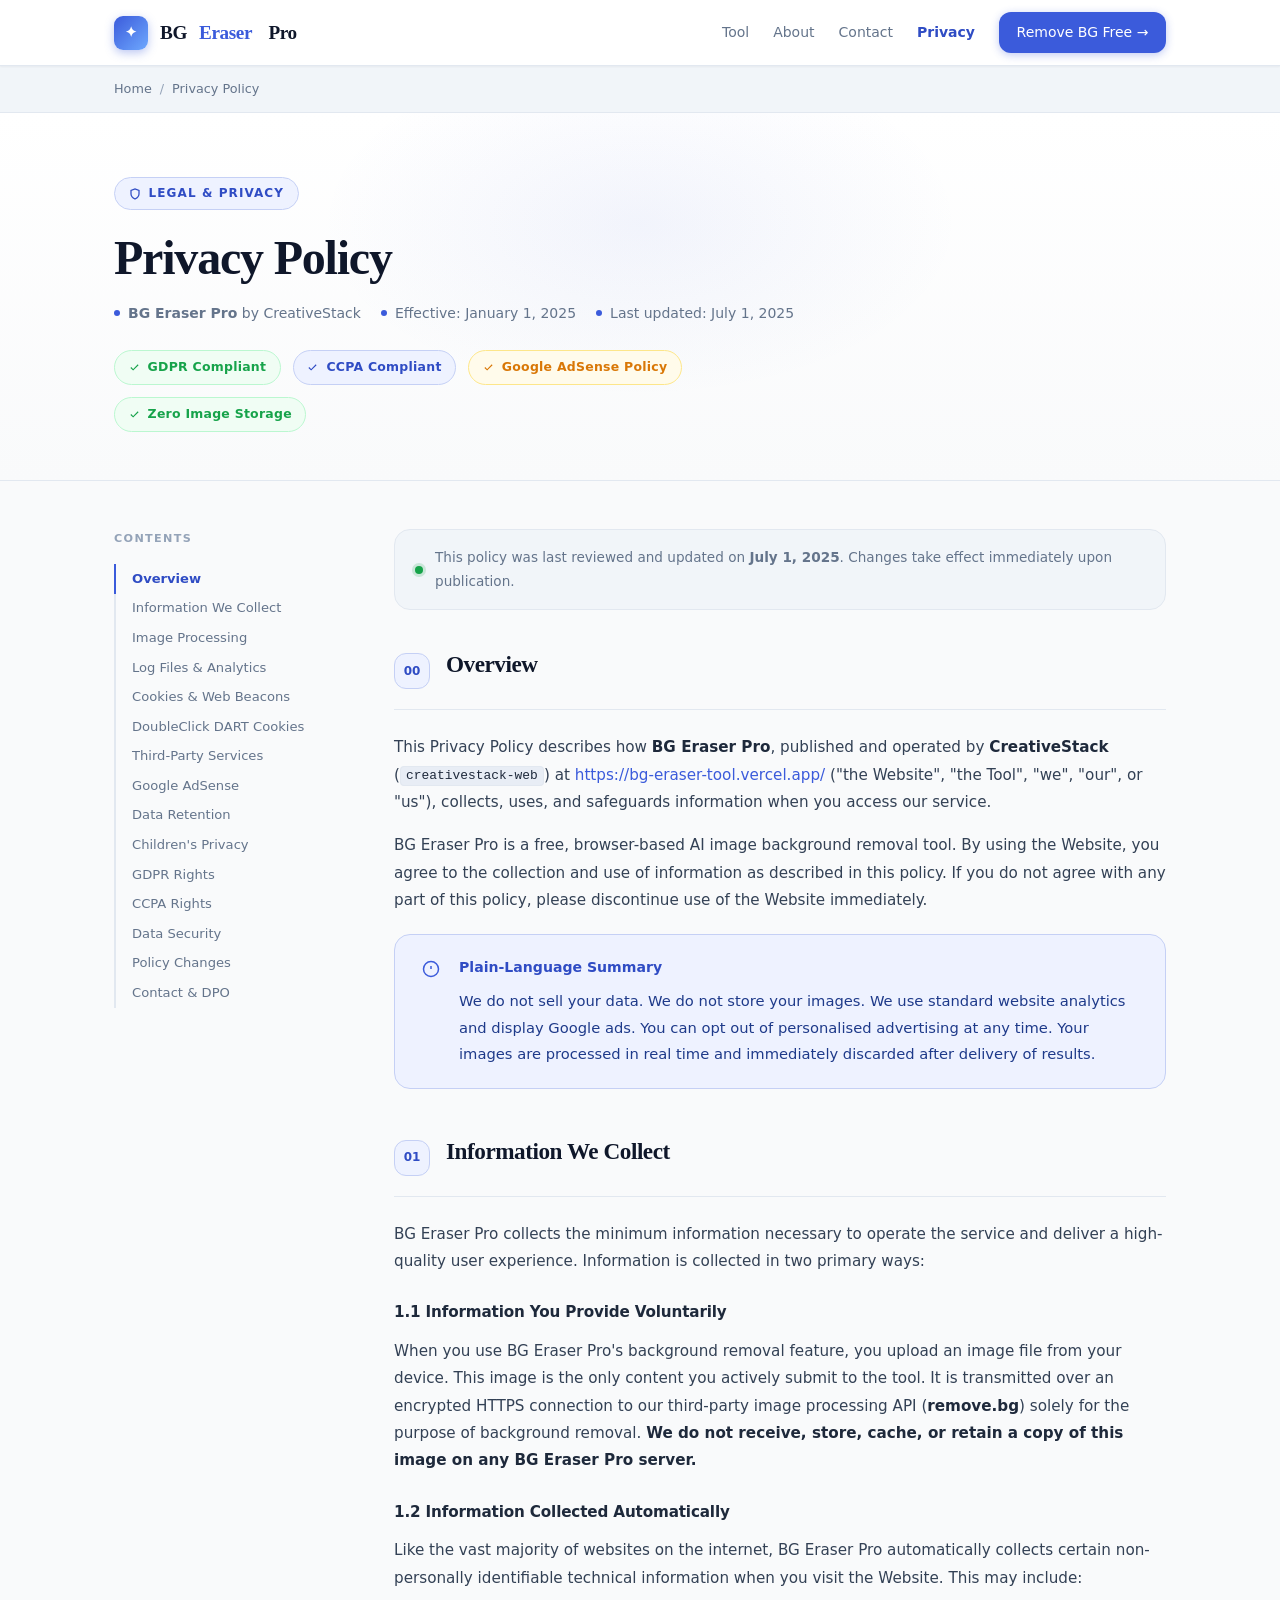
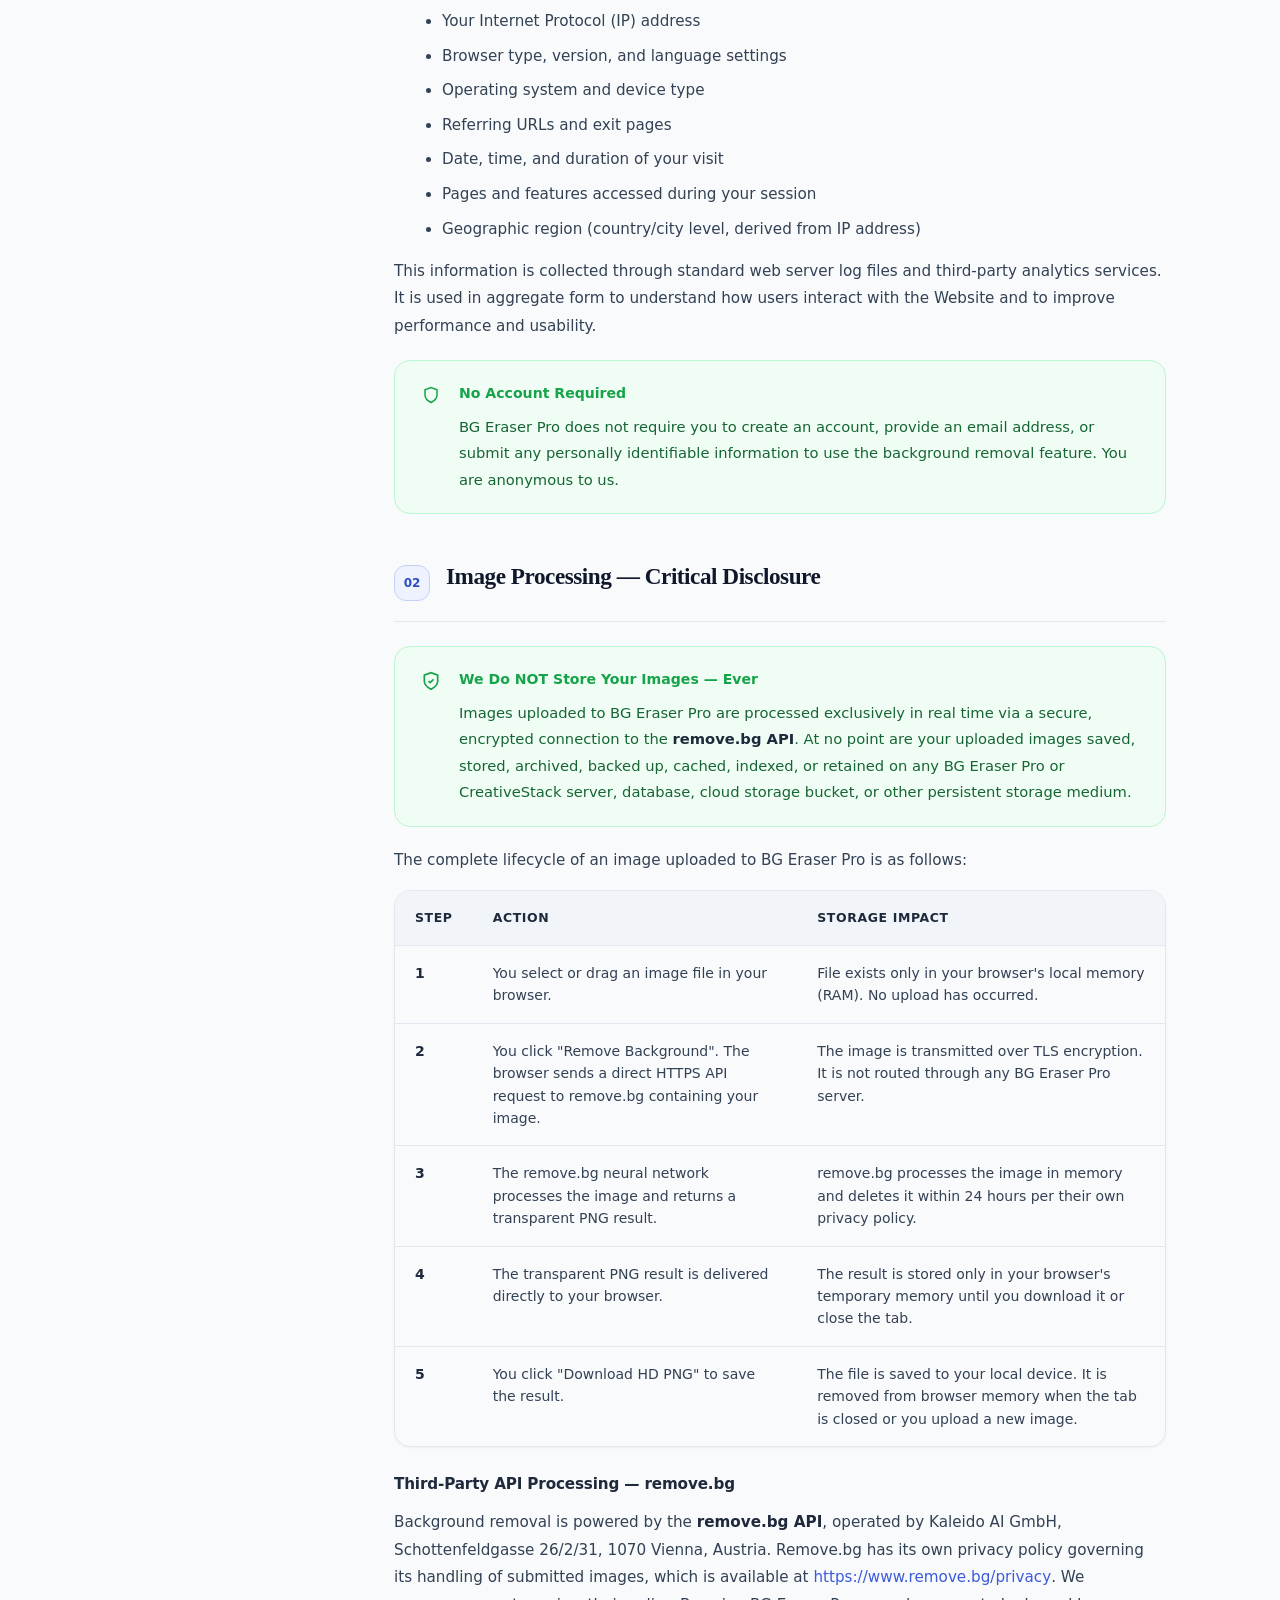
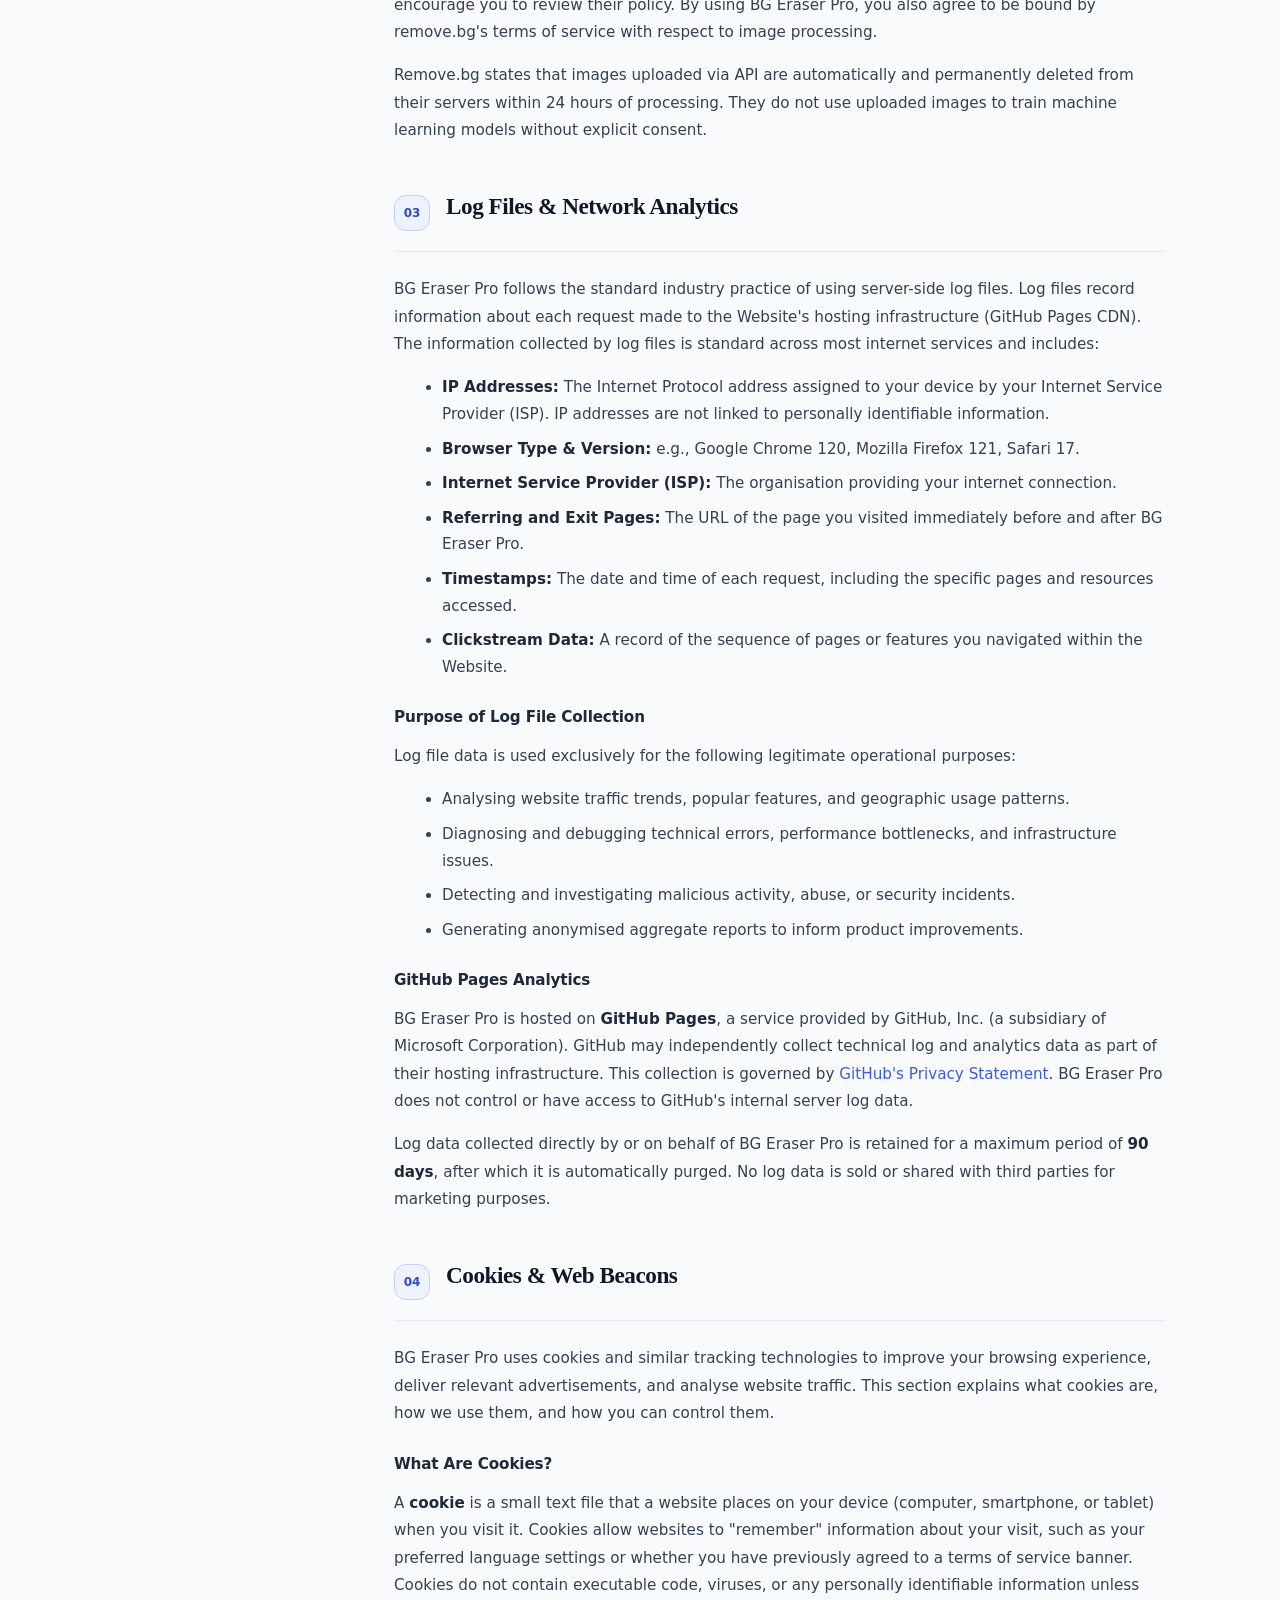
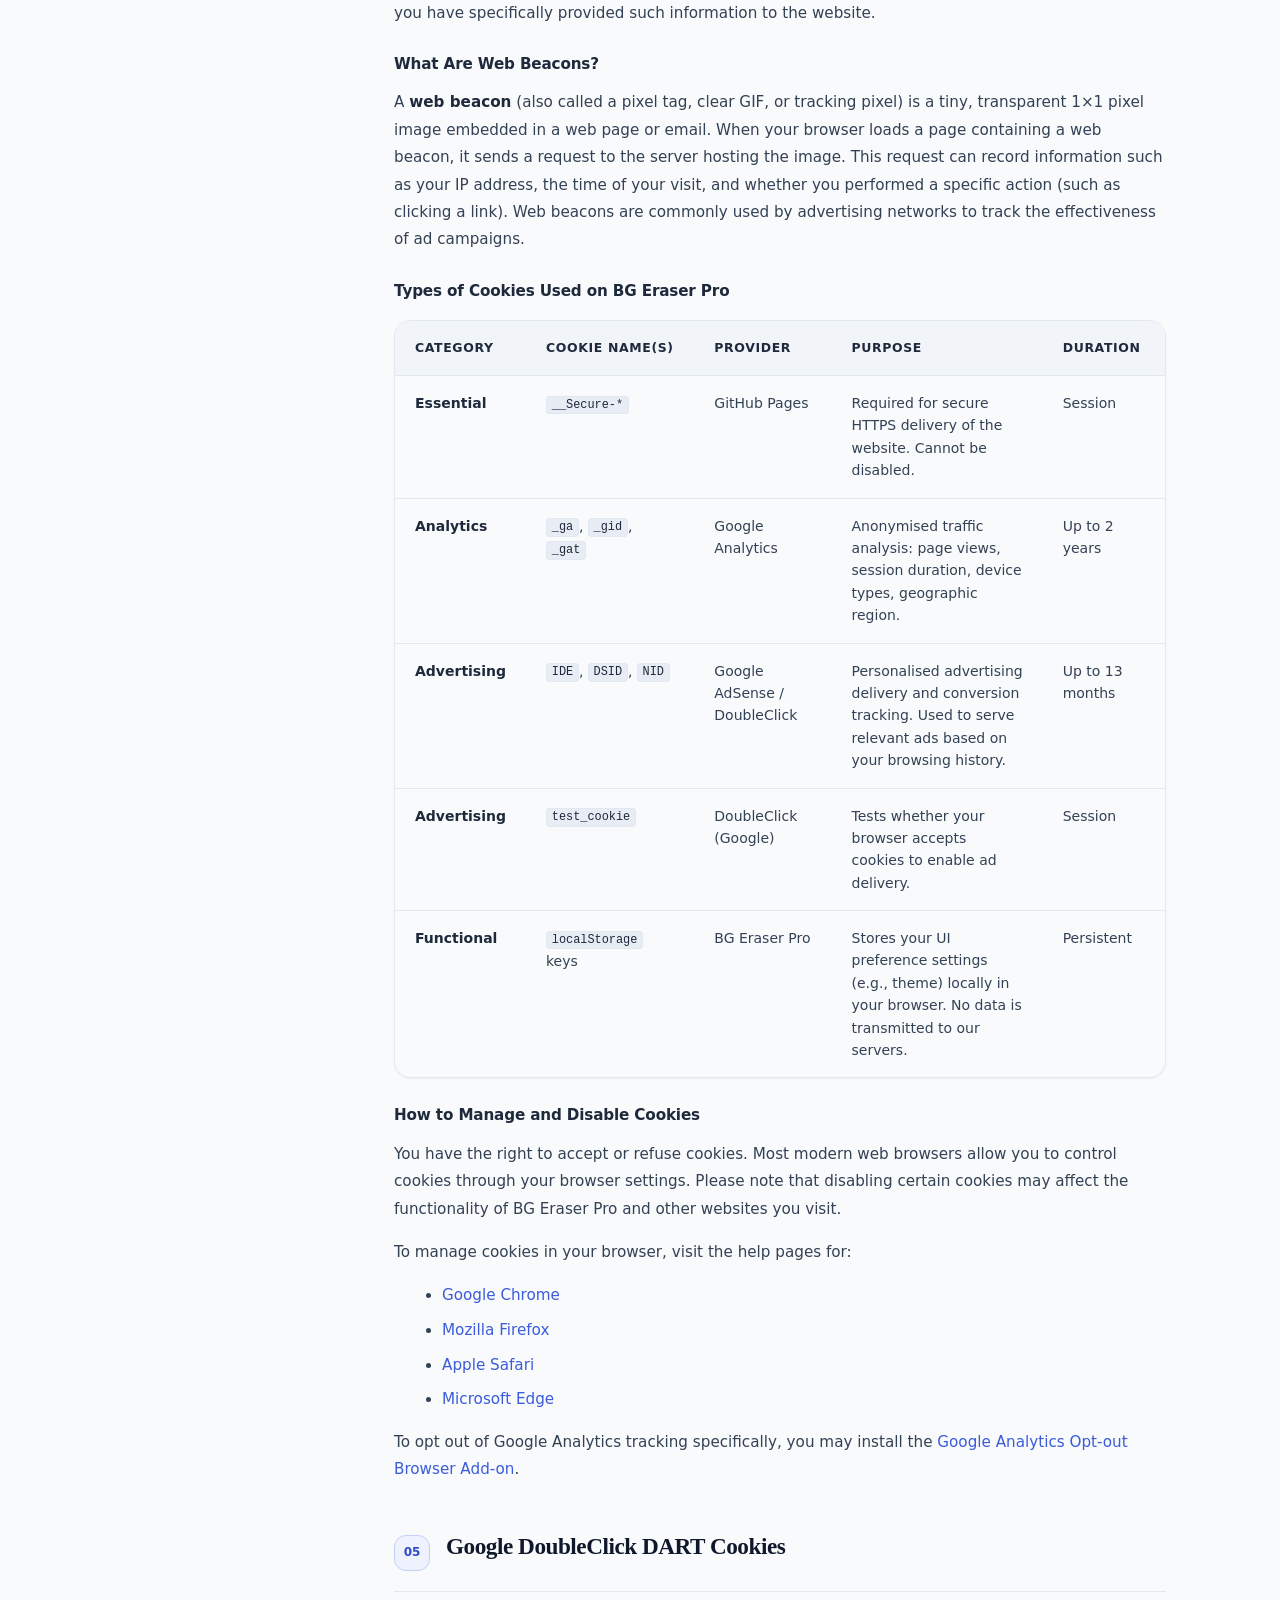
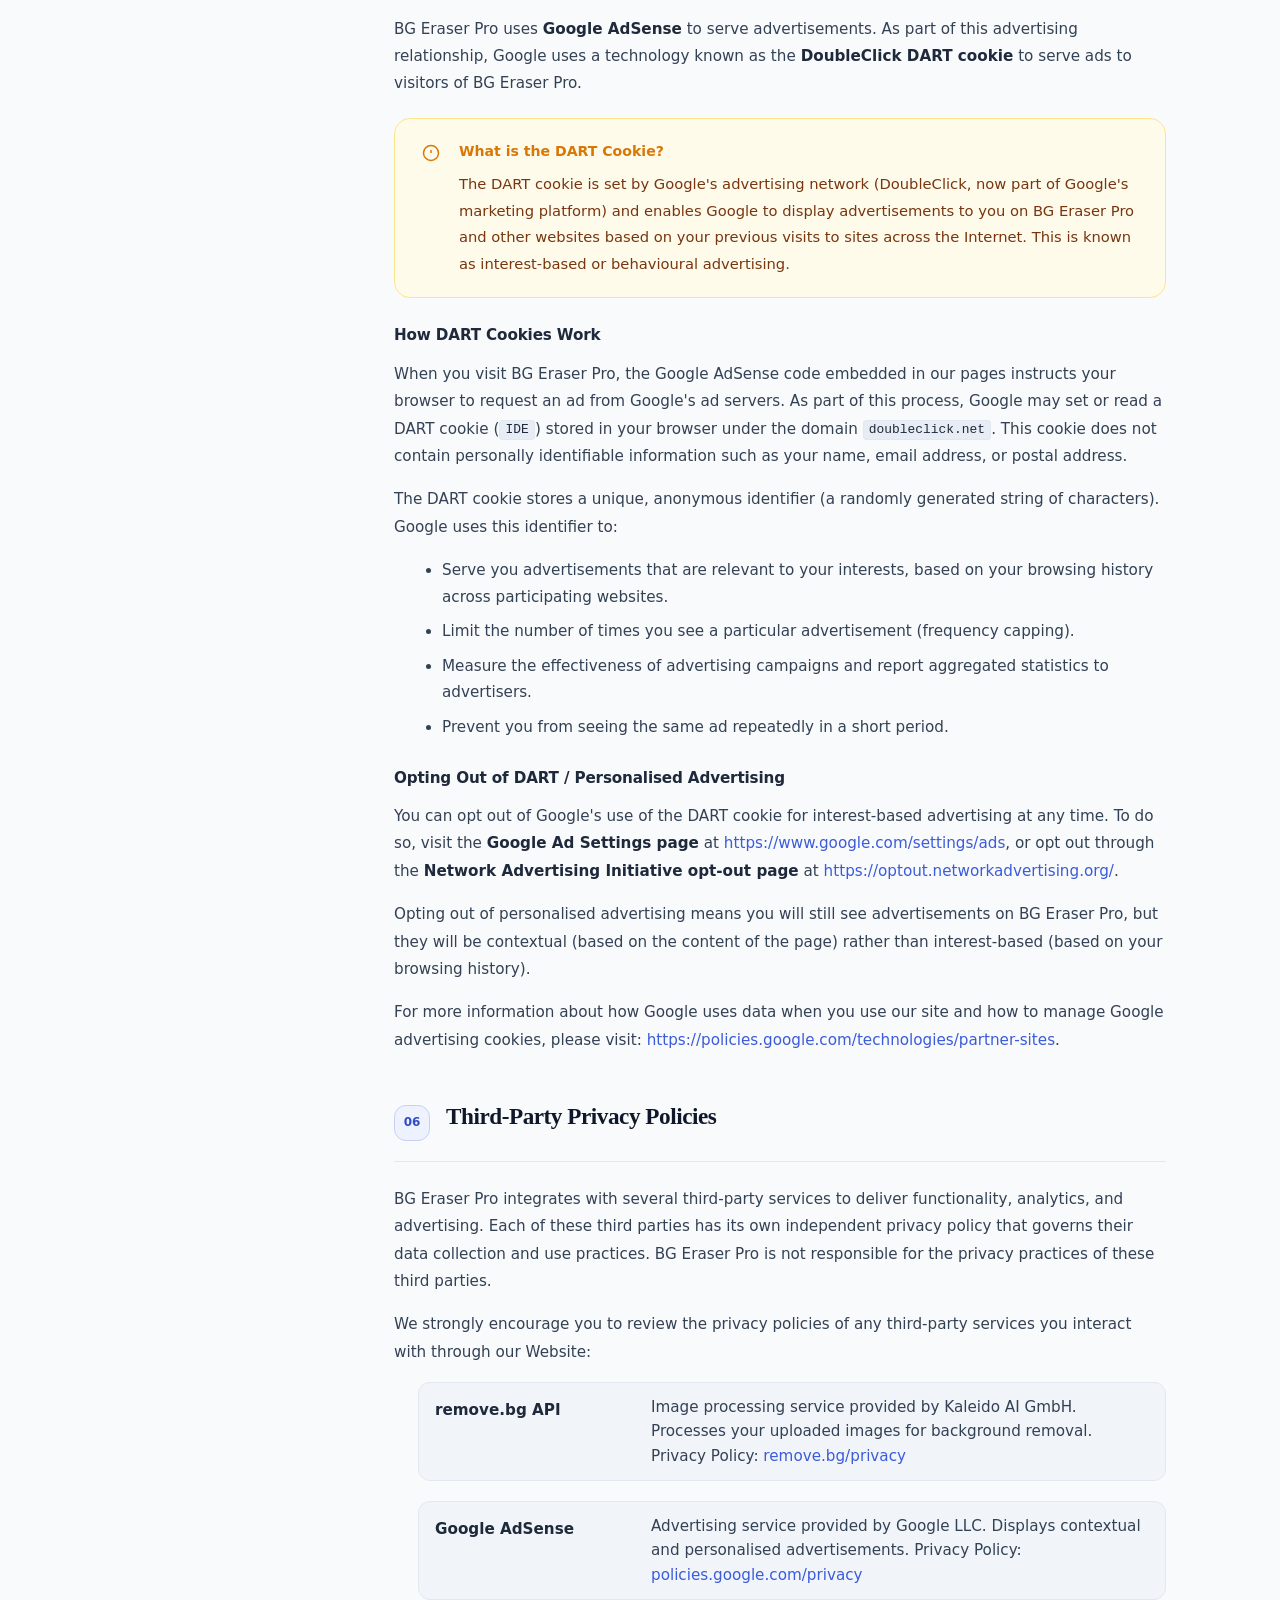
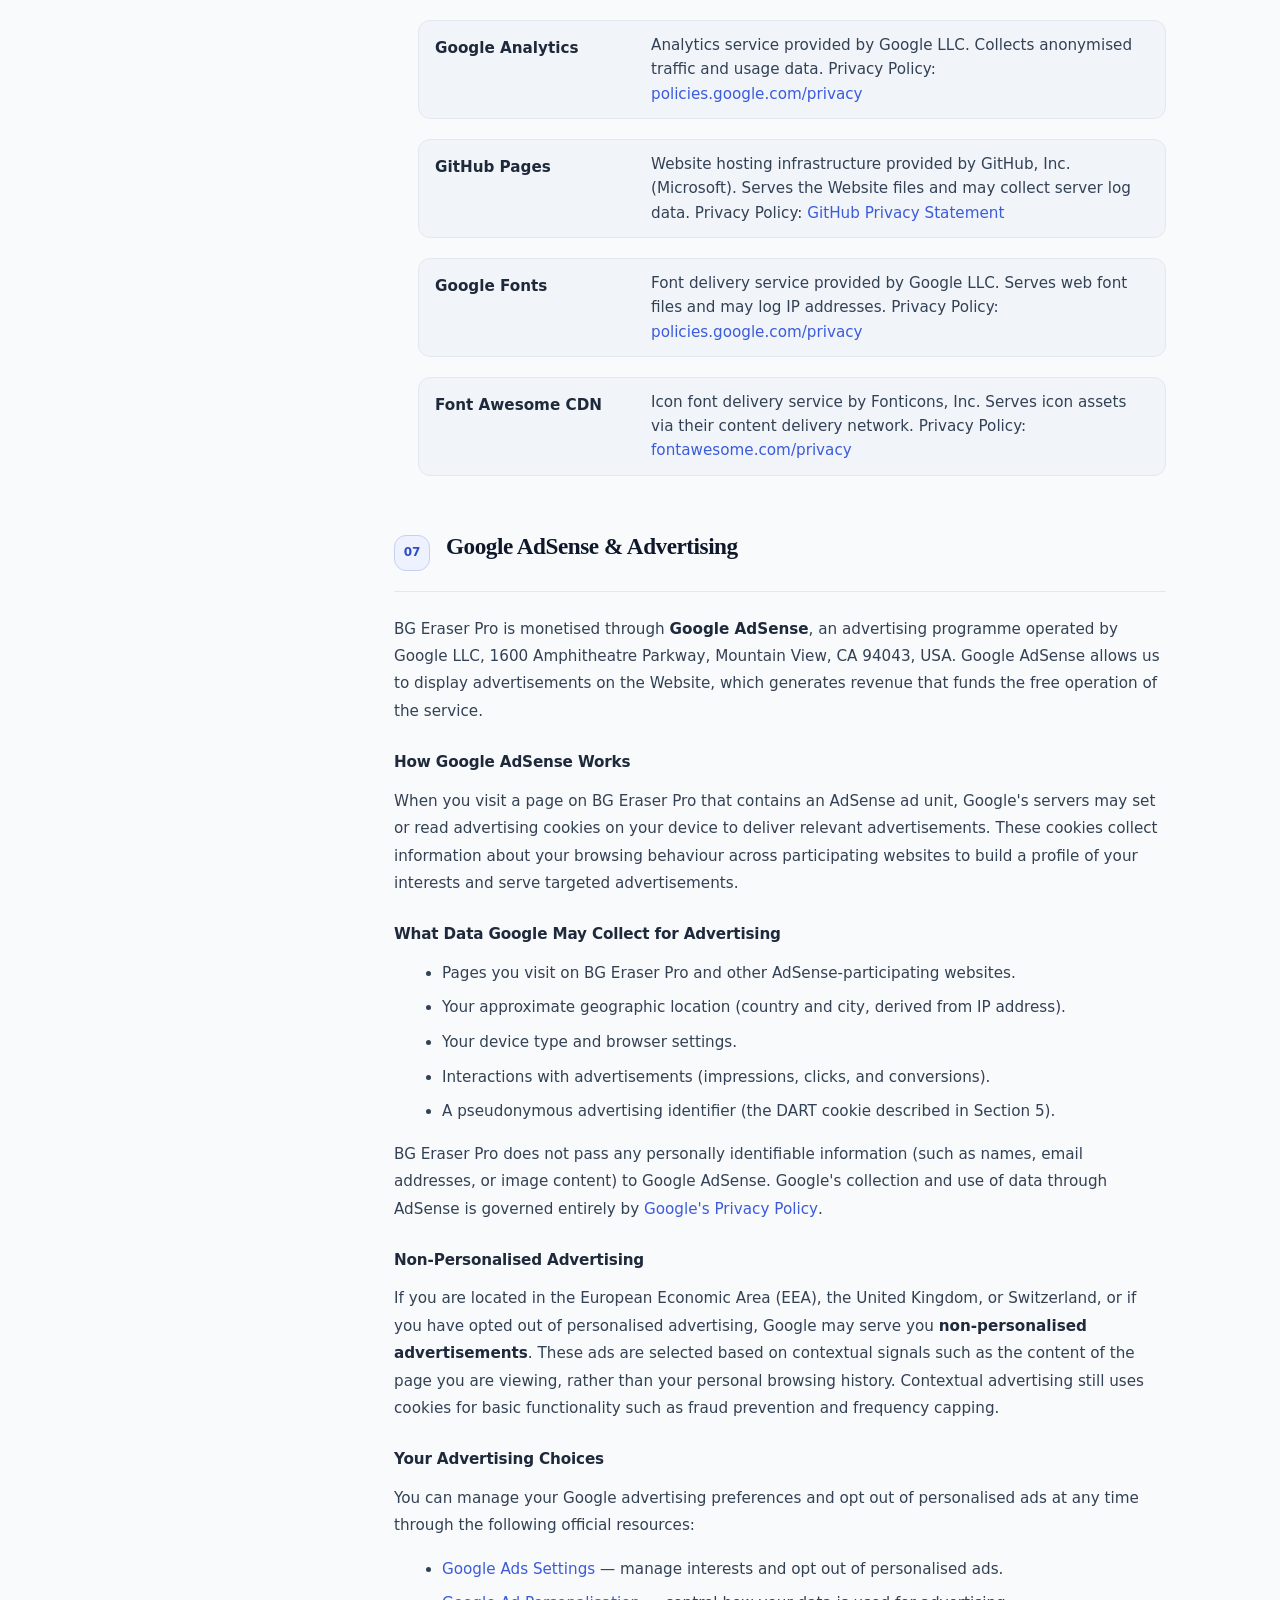
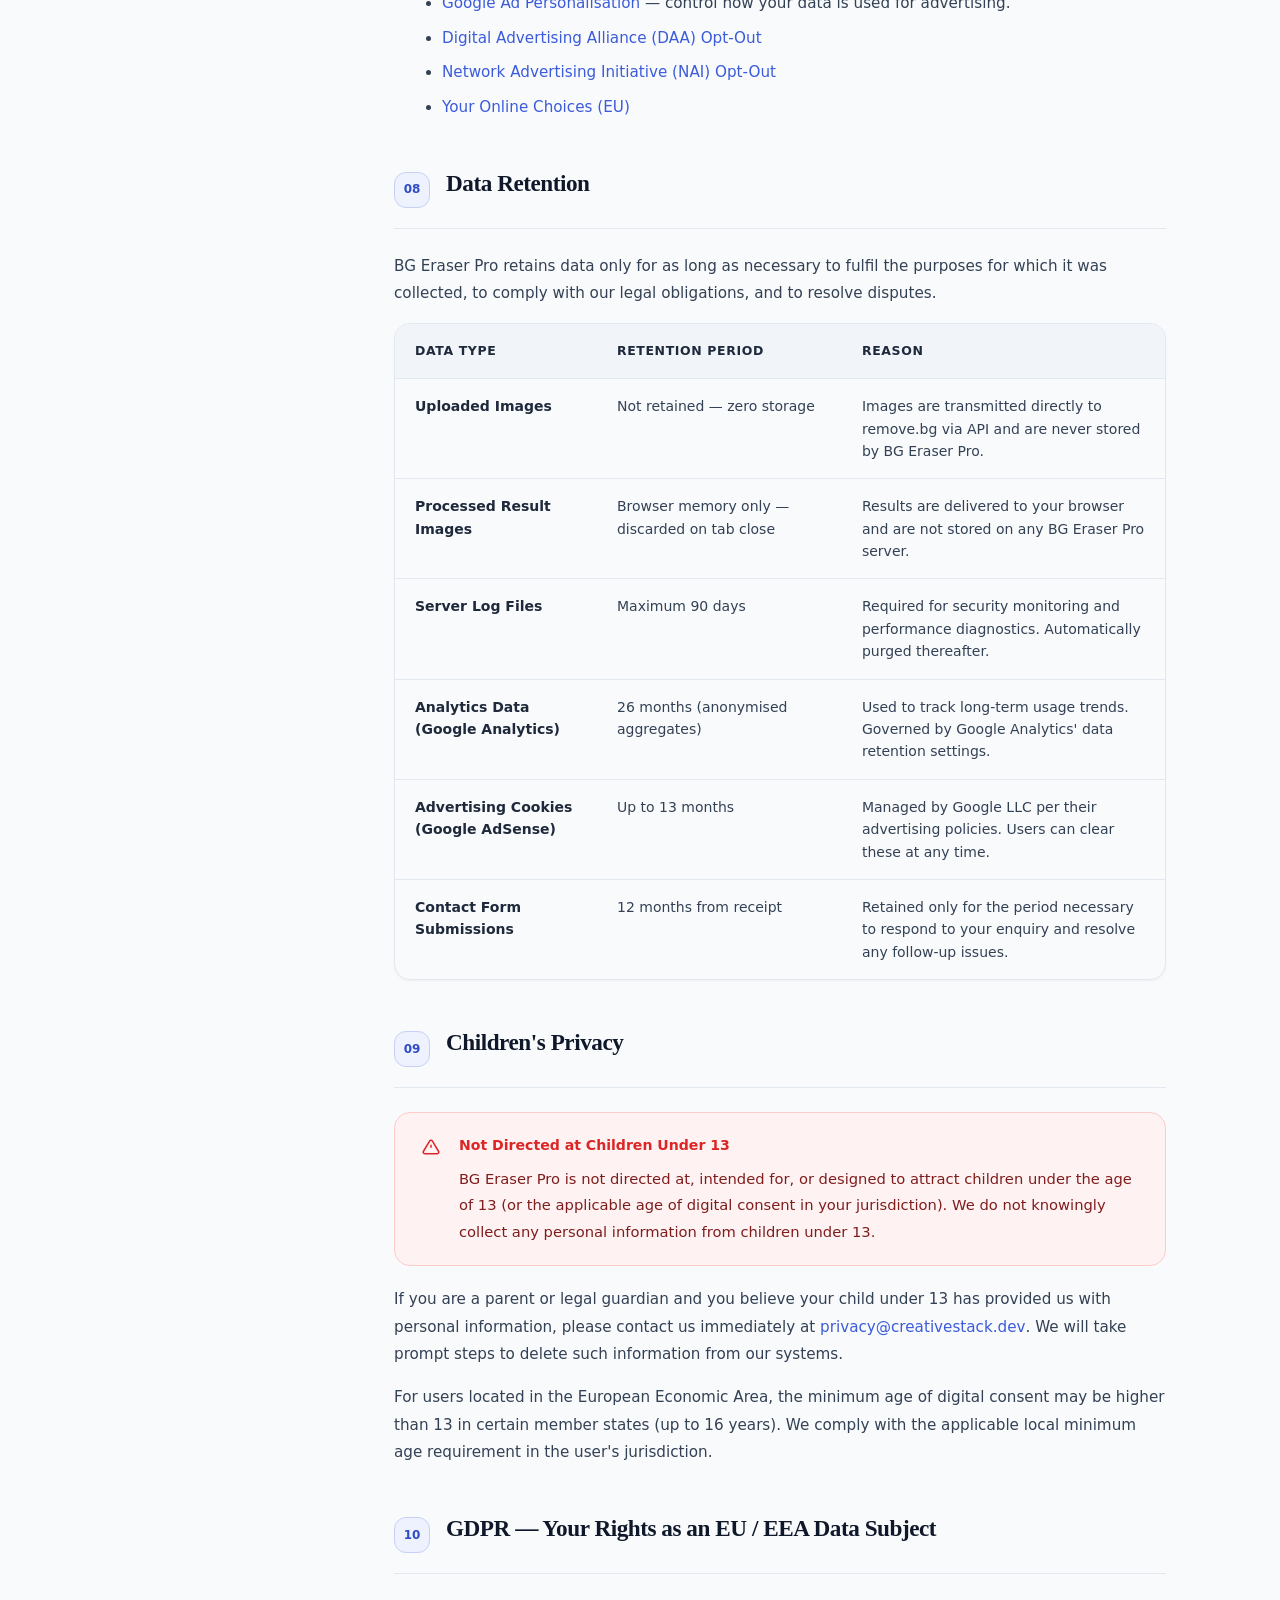
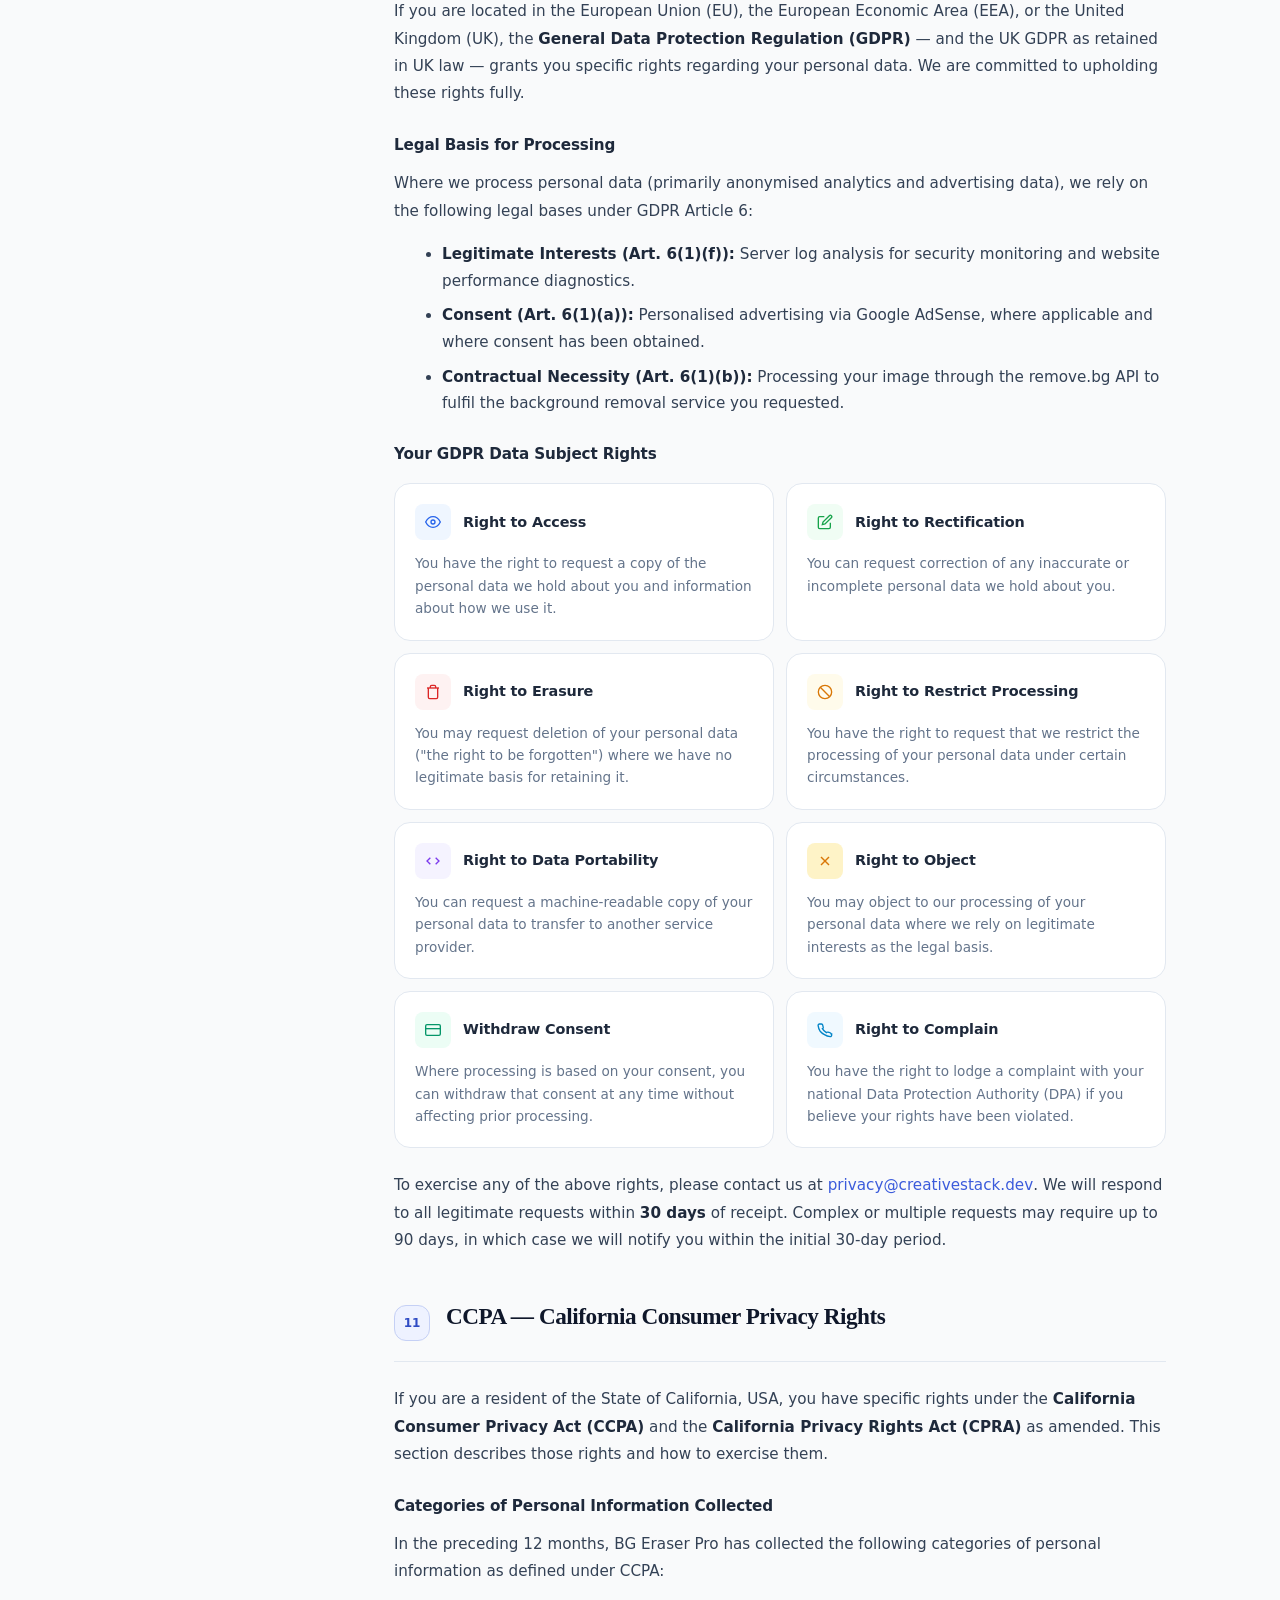
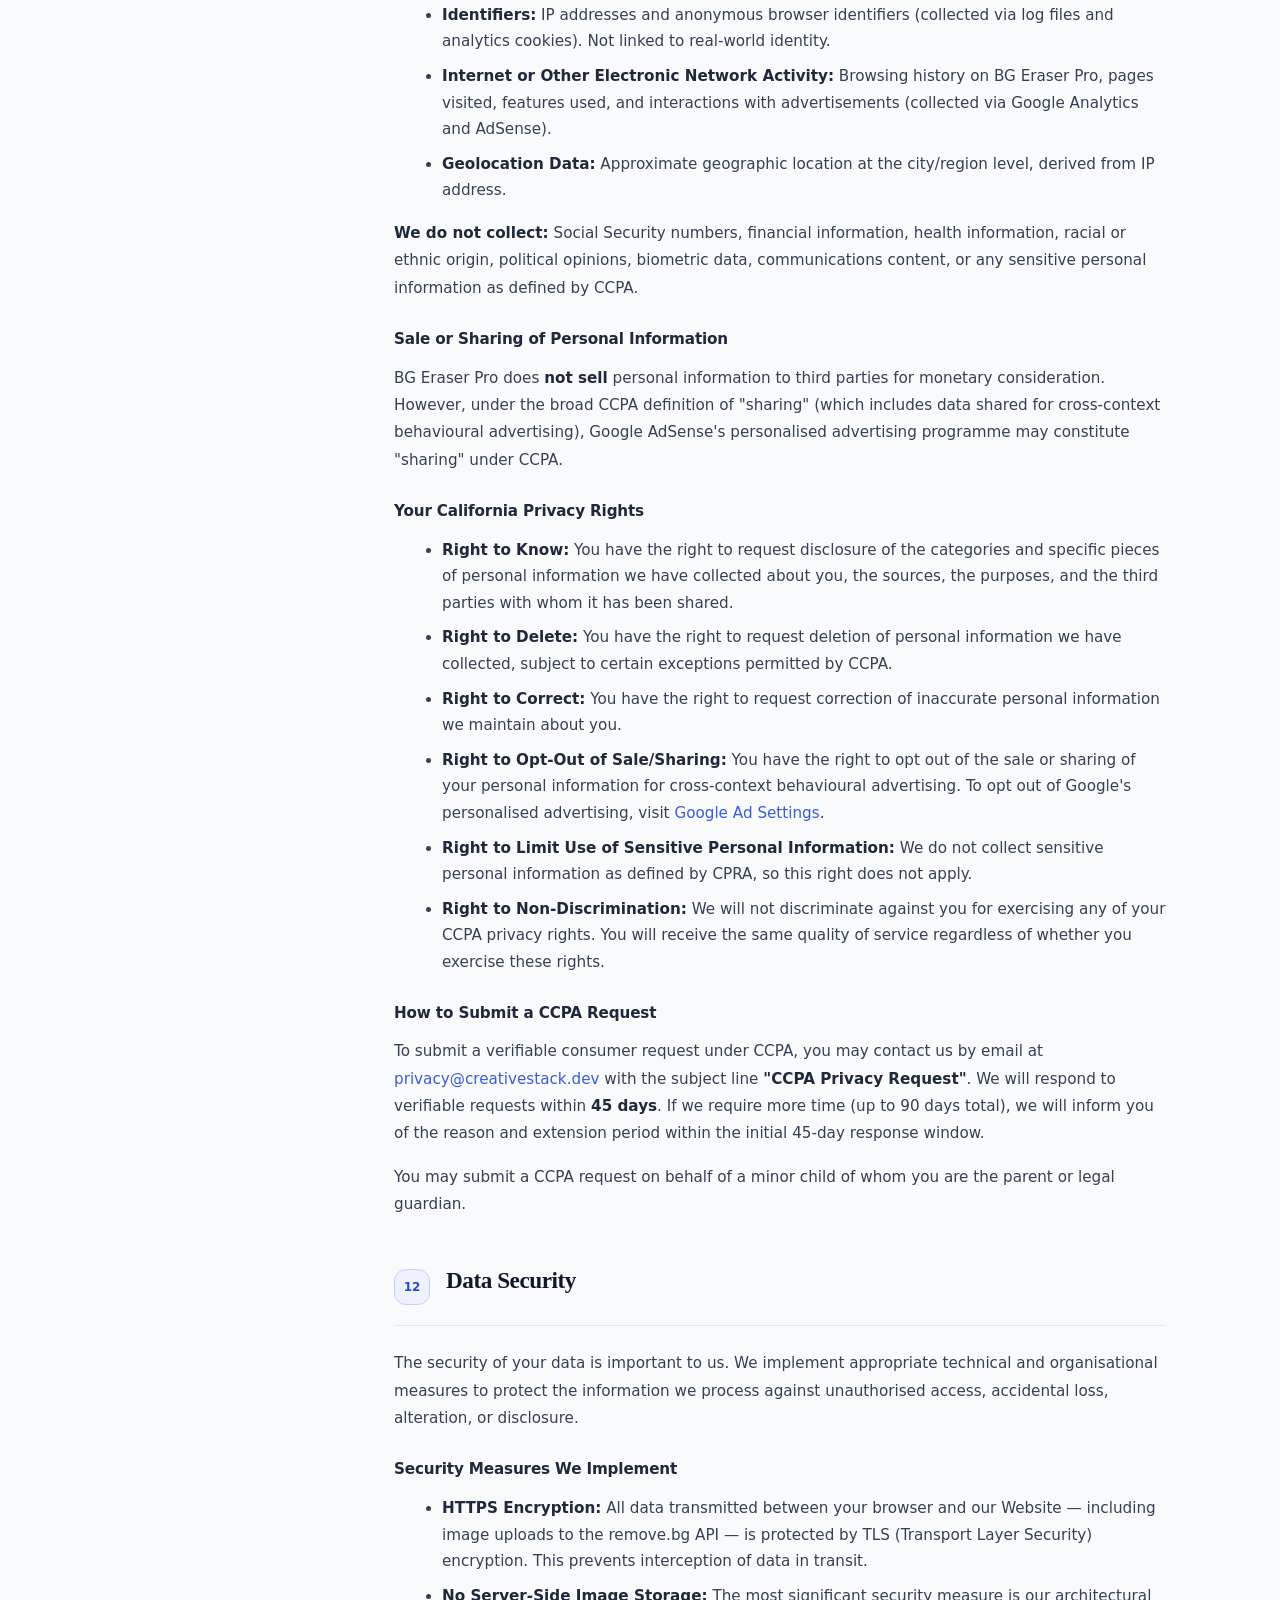
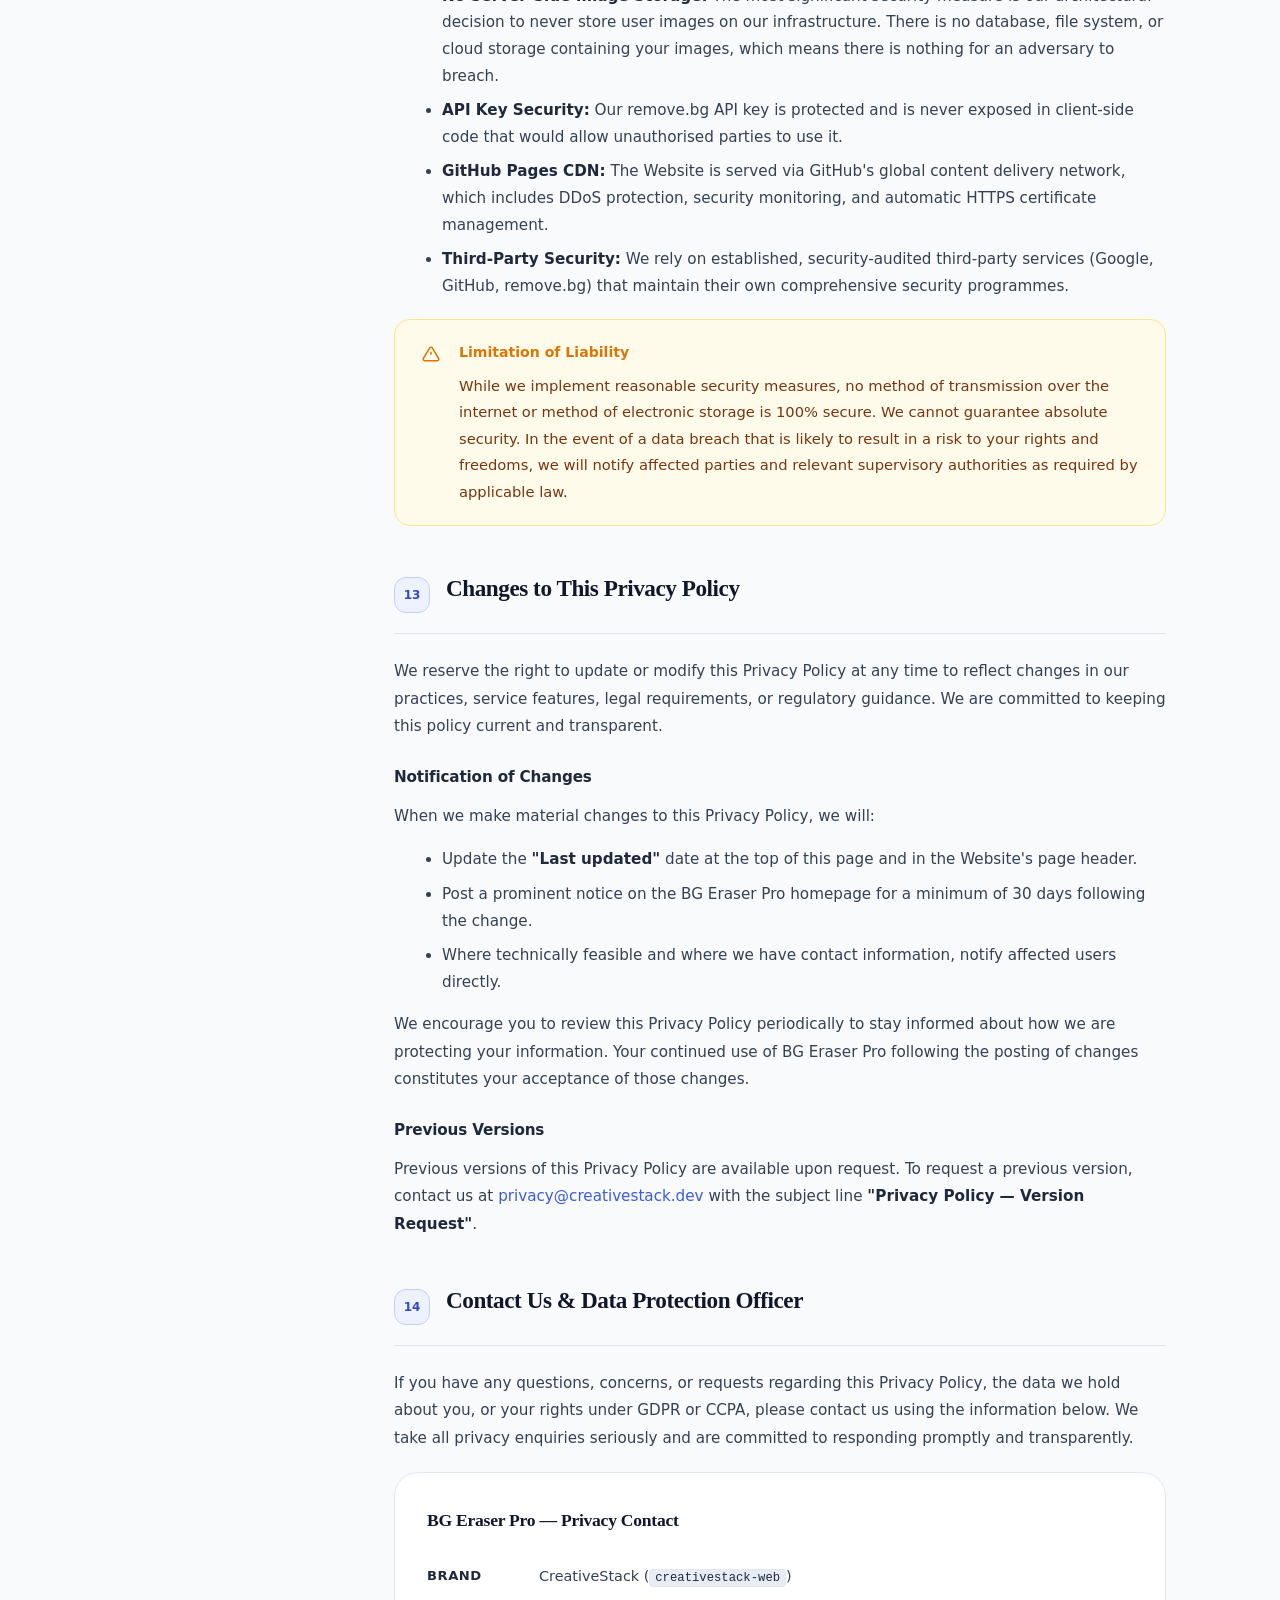
<file: privacy-policy.html>
<!DOCTYPE html>
<html lang="en">
<head>
  <meta charset="UTF-8" />
  <meta name="viewport" content="width=device-width, initial-scale=1.0" />
  <!-- Google tag (gtag.js) -->
<script async src="https://www.googletagmanager.com/gtag/js?id=G-Q8QCFEEGVY"></script>
<script>
  window.dataLayer = window.dataLayer || [];
  function gtag(){dataLayer.push(arguments);}
  gtag('js', new Date());

  gtag('config', 'G-Q8QCFEEGVY');
</script>

  <title>Privacy Policy — BG Eraser Pro | CreativeStack</title>
  <meta name="description" content="Privacy Policy for BG Eraser Pro by CreativeStack. Covers image processing, cookies, Google AdSense, GDPR, and CCPA compliance." />
  <meta name="robots" content="index, follow" />
  <link rel="canonical" href="https://bg-eraser-tool.vercel.app/privacy-policy.html" />


  <meta property="og:type"        content="website" />
  <meta property="og:url"         content="https://bg-eraser-tool.vercel.app/privacy-policy.html" />
  <meta property="og:title"       content="Privacy Policy — BG Eraser Pro" />
  <meta property="og:description" content="How BG Eraser Pro handles your data, images, cookies, and advertising. GDPR and CCPA compliant." />

  <link rel="icon" type="image/svg+xml" href="favicon.svg" />

  <style>
    /* ═══════════════════════════════════════════════
       DESIGN TOKENS
    ═══════════════════════════════════════════════ */
    :root {
      /* Palette — refined slate-navy tech theme */
      --canvas:        #f9fafb;
      --white:         #ffffff;
      --ink:           #0f172a;
      --ink-2:         #1e293b;
      --ink-3:         #334155;
      --muted:         #64748b;
      --muted-2:       #94a3b8;
      --rule:          #e2e8f0;
      --surface:       #f1f5f9;
      --surface-2:     #e8edf5;

      --accent:        #3b5bdb;
      --accent-hover:  #2f4cc4;
      --accent-light:  #eef2ff;
      --accent-mid:    #c5d0f5;
      --accent-text:   #2f4cc4;

      --green:         #16a34a;
      --green-light:   #f0fdf4;
      --green-mid:     #bbf7d0;

      --amber:         #d97706;
      --amber-light:   #fffbeb;
      --amber-mid:     #fde68a;

      --red:           #dc2626;
      --red-light:     #fef2f2;
      --red-mid:       #fecaca;

      /* Spacing scale */
      --space-1: 0.25rem;
      --space-2: 0.5rem;
      --space-3: 0.75rem;
      --space-4: 1rem;
      --space-5: 1.25rem;
      --space-6: 1.5rem;
      --space-8: 2rem;
      --space-10: 2.5rem;
      --space-12: 3rem;
      --space-16: 4rem;
      --space-20: 5rem;

      /* Radius */
      --r-xs: 0.25rem;
      --r-sm: 0.5rem;
      --r-md: 0.75rem;
      --r-lg: 1rem;
      --r-xl: 1.5rem;
      --r-2xl: 2rem;

      /* Shadows */
      --shadow-xs: 0 1px 2px rgba(15,23,42,0.05);
      --shadow-sm: 0 1px 6px rgba(15,23,42,0.07), 0 2px 12px rgba(15,23,42,0.04);
      --shadow-md: 0 4px 20px rgba(15,23,42,0.09), 0 2px 8px rgba(15,23,42,0.05);
      --shadow-lg: 0 12px 40px rgba(15,23,42,0.12), 0 4px 16px rgba(15,23,42,0.06);

      /* Typography */
      --font-sans: 'DM Sans', ui-sans-serif, -apple-system, BlinkMacSystemFont,
                   'Segoe UI', system-ui, Helvetica, Arial, sans-serif;
      --font-serif: 'Fraunces', 'Georgia', 'Times New Roman', serif;
      --font-mono: 'DM Mono', 'Fira Code', 'Cascadia Code', ui-monospace,
                   'Courier New', monospace;

      /* Transitions */
      --ease: cubic-bezier(0.4, 0, 0.2, 1);
      --t-fast: 0.15s var(--ease);
      --t-med:  0.28s var(--ease);

      /* Layout */
      --nav-h: 66px;
      --container-lg: 1100px;
      --container-md:  860px;
      --sidebar-w:     240px;
    }

    /* ═══════════════════════════════════════════════
       RESET & BASE
    ═══════════════════════════════════════════════ */
    *, *::before, *::after {
      box-sizing: border-box;
      margin: 0;
      padding: 0;
    }
    html {
      scroll-behavior: smooth;
      -webkit-font-smoothing: antialiased;
      -moz-osx-font-smoothing: grayscale;
      text-rendering: optimizeLegibility;
      font-size: 16px;
    }
    body {
      font-family: var(--font-sans);
      font-size: 1rem;
      line-height: 1.75;
      color: var(--ink-3);
      background: var(--canvas);
      min-height: 100vh;
    }
    img  { display: block; max-width: 100%; }
    a    { color: var(--accent); text-decoration: none; transition: color var(--t-fast); }
    a:hover { color: var(--accent-hover); text-decoration: underline; }
    ul, ol { padding-left: 1.5rem; }
    li   { margin-bottom: 0.4rem; }

    :focus-visible {
      outline: 2px solid var(--accent);
      outline-offset: 3px;
      border-radius: var(--r-sm);
    }

    /* ═══════════════════════════════════════════════
       CONTAINER
    ═══════════════════════════════════════════════ */
    .container {
      width: 100%;
      max-width: var(--container-lg);
      margin: 0 auto;
      padding: 0 var(--space-6);
    }
    .container--md {
      max-width: var(--container-md);
    }

    /* ═══════════════════════════════════════════════
       NAVIGATION
    ═══════════════════════════════════════════════ */
    .nav {
      position: sticky;
      top: 0;
      z-index: 200;
      height: var(--nav-h);
      display: flex;
      align-items: center;
      background: rgba(255, 255, 255, 0.94);
      backdrop-filter: blur(18px);
      -webkit-backdrop-filter: blur(18px);
      border-bottom: 1px solid var(--rule);
      box-shadow: var(--shadow-xs);
    }
    .nav__inner {
      display: flex;
      align-items: center;
      justify-content: space-between;
      width: 100%;
    }

    /* Logo */
    .nav__logo {
      display: flex;
      align-items: center;
      gap: var(--space-3);
      text-decoration: none !important;
      color: var(--ink) !important;
      font-family: var(--font-serif);
      font-weight: 700;
      font-size: 1.2rem;
      letter-spacing: -0.02em;
      flex-shrink: 0;
    }
    .nav__logo-gem {
      width: 34px;
      height: 34px;
      border-radius: 9px;
      background: linear-gradient(135deg, var(--accent) 0%, #6ea8fe 100%);
      display: flex;
      align-items: center;
      justify-content: center;
      color: #fff;
      font-size: 0.9rem;
      box-shadow: 0 3px 10px rgba(59,91,219,0.35);
      flex-shrink: 0;
    }
    .nav__logo em {
      color: var(--accent);
      font-style: normal;
    }

    /* Nav links */
    .nav__links {
      display: flex;
      align-items: center;
      gap: var(--space-6);
    }
    .nav__links a {
      font-size: 0.875rem;
      font-weight: 500;
      color: var(--muted);
      text-decoration: none;
      transition: color var(--t-fast);
    }
    .nav__links a:hover { color: var(--ink); }
    .nav__links a.active {
      color: var(--accent-text);
      font-weight: 600;
    }

    /* CTA button */
    .nav__cta {
      display: inline-flex;
      align-items: center;
      gap: var(--space-2);
      background: var(--accent);
      color: #fff !important;
      font-size: 0.85rem;
      font-weight: 600;
      padding: 0.5rem 1.1rem;
      border-radius: var(--r-md);
      text-decoration: none !important;
      transition: background var(--t-fast), transform var(--t-fast), box-shadow var(--t-fast);
      box-shadow: 0 2px 8px rgba(59,91,219,0.32);
      white-space: nowrap;
    }
    .nav__cta:hover {
      background: var(--accent-hover);
      transform: translateY(-1px);
      box-shadow: 0 4px 16px rgba(59,91,219,0.42);
    }

    /* Burger */
    .nav__burger {
      display: none;
      flex-direction: column;
      gap: 5px;
      background: none;
      border: none;
      cursor: pointer;
      padding: 6px;
      margin-left: auto;
    }
    .nav__burger span {
      display: block;
      width: 22px;
      height: 2px;
      background: var(--ink-3);
      border-radius: 2px;
      transition: transform var(--t-fast), opacity var(--t-fast);
    }
    .nav__burger[aria-expanded="true"] span:nth-child(1) { transform: translateY(7px) rotate(45deg); }
    .nav__burger[aria-expanded="true"] span:nth-child(2) { opacity: 0; }
    .nav__burger[aria-expanded="true"] span:nth-child(3) { transform: translateY(-7px) rotate(-45deg); }

    /* Mobile drawer */
    .nav__drawer {
      display: none;
      position: absolute;
      top: var(--nav-h);
      left: 0; right: 0;
      background: var(--white);
      border-bottom: 1px solid var(--rule);
      box-shadow: var(--shadow-md);
      padding: var(--space-5) var(--space-6) var(--space-6);
      z-index: 190;
    }
    .nav__drawer.open { display: block; }
    .nav__drawer a {
      display: block;
      font-size: 1rem;
      font-weight: 500;
      color: var(--ink-3);
      text-decoration: none;
      padding: 0.6rem 0;
      border-bottom: 1px solid var(--rule);
      transition: color var(--t-fast);
    }
    .nav__drawer a:last-child { border-bottom: none; }
    .nav__drawer a:hover { color: var(--accent); }
    .nav__drawer a.active { color: var(--accent-text); font-weight: 600; }

    /* ═══════════════════════════════════════════════
       BREADCRUMB
    ═══════════════════════════════════════════════ */
    .breadcrumb-bar {
      background: var(--surface);
      border-bottom: 1px solid var(--rule);
    }
    .breadcrumb {
      display: flex;
      align-items: center;
      gap: var(--space-2);
      padding: var(--space-3) 0;
      font-size: 0.8rem;
      color: var(--muted-2);
    }
    .breadcrumb a {
      color: var(--muted);
      text-decoration: none;
      transition: color var(--t-fast);
    }
    .breadcrumb a:hover { color: var(--accent); }
    .breadcrumb__sep { color: var(--muted-2); user-select: none; }
    .breadcrumb__current { color: var(--muted); }

    /* ═══════════════════════════════════════════════
       PAGE HERO
    ═══════════════════════════════════════════════ */
    .page-hero {
      background: linear-gradient(180deg, var(--white) 0%, var(--canvas) 100%);
      border-bottom: 1px solid var(--rule);
      padding: var(--space-16) 0 var(--space-12);
      position: relative;
      overflow: hidden;
    }
    .page-hero::before {
      content: '';
      position: absolute;
      top: -80px;
      left: 50%;
      transform: translateX(-50%);
      width: 700px;
      height: 380px;
      background: radial-gradient(ellipse at center,
        rgba(59, 91, 219, 0.06) 0%,
        transparent 65%);
      pointer-events: none;
    }

    .page-hero__inner {
      position: relative;
      z-index: 1;
      max-width: 720px;
    }

    .page-hero__badge {
      display: inline-flex;
      align-items: center;
      gap: var(--space-2);
      font-size: 0.75rem;
      font-weight: 600;
      letter-spacing: 0.09em;
      text-transform: uppercase;
      color: var(--accent-text);
      background: var(--accent-light);
      border: 1px solid var(--accent-mid);
      padding: 0.3rem 0.85rem;
      border-radius: 100px;
      margin-bottom: var(--space-5);
    }

    .page-hero h1 {
      font-family: var(--font-serif);
      font-size: clamp(2rem, 4.5vw, 3rem);
      font-weight: 700;
      color: var(--ink);
      line-height: 1.15;
      letter-spacing: -0.025em;
      margin-bottom: var(--space-4);
    }

    .page-hero__meta {
      display: flex;
      flex-wrap: wrap;
      align-items: center;
      gap: var(--space-5);
      font-size: 0.875rem;
      color: var(--muted);
    }
    .page-hero__meta-item {
      display: flex;
      align-items: center;
      gap: var(--space-2);
    }
    .page-hero__meta-dot {
      width: 6px;
      height: 6px;
      border-radius: 50%;
      background: var(--accent);
      flex-shrink: 0;
    }

    /* Compliance badges row */
    .compliance-badges {
      display: flex;
      flex-wrap: wrap;
      gap: var(--space-3);
      margin-top: var(--space-6);
    }
    .badge {
      display: inline-flex;
      align-items: center;
      gap: var(--space-2);
      font-size: 0.78rem;
      font-weight: 600;
      padding: 0.35rem 0.85rem;
      border-radius: 100px;
      letter-spacing: 0.02em;
    }
    .badge--green  { background: var(--green-light);  color: var(--green);  border: 1px solid var(--green-mid); }
    .badge--blue   { background: var(--accent-light); color: var(--accent-text); border: 1px solid var(--accent-mid); }
    .badge--amber  { background: var(--amber-light);  color: var(--amber);  border: 1px solid var(--amber-mid); }

    /* ═══════════════════════════════════════════════
       MAIN LAYOUT — SIDEBAR + CONTENT
    ═══════════════════════════════════════════════ */
    .policy-layout {
      display: grid;
      grid-template-columns: var(--sidebar-w) 1fr;
      gap: var(--space-10);
      align-items: start;
      padding: var(--space-12) 0 var(--space-20);
    }

    /* ── Sidebar TOC ── */
    .toc {
      position: sticky;
      top: calc(var(--nav-h) + var(--space-6));
    }
    .toc__title {
      font-size: 0.7rem;
      font-weight: 700;
      letter-spacing: 0.12em;
      text-transform: uppercase;
      color: var(--muted-2);
      margin-bottom: var(--space-4);
    }
    .toc__list {
      list-style: none;
      padding: 0;
      margin: 0;
      border-left: 2px solid var(--rule);
    }
    .toc__list li { margin: 0; }
    .toc__list a {
      display: block;
      font-size: 0.82rem;
      font-weight: 500;
      color: var(--muted);
      text-decoration: none;
      padding: 0.35rem 0 0.35rem var(--space-4);
      border-left: 2px solid transparent;
      margin-left: -2px;
      transition: color var(--t-fast), border-color var(--t-fast);
      line-height: 1.4;
    }
    .toc__list a:hover {
      color: var(--accent-text);
      border-left-color: var(--accent);
    }
    .toc__list a.toc-active {
      color: var(--accent-text);
      border-left-color: var(--accent);
      font-weight: 600;
    }

    /* ── Policy Content ── */
    .policy-content { min-width: 0; }

    /* Section wrapper */
    .policy-section {
      margin-bottom: var(--space-12);
      scroll-margin-top: calc(var(--nav-h) + var(--space-8));
    }
    .policy-section:last-child { margin-bottom: 0; }

    /* Section heading */
    .policy-section__header {
      display: flex;
      align-items: flex-start;
      gap: var(--space-4);
      margin-bottom: var(--space-6);
      padding-bottom: var(--space-5);
      border-bottom: 1px solid var(--rule);
    }
    .policy-section__num {
      flex-shrink: 0;
      width: 36px;
      height: 36px;
      border-radius: var(--r-md);
      background: var(--accent-light);
      border: 1px solid var(--accent-mid);
      display: flex;
      align-items: center;
      justify-content: center;
      font-size: 0.75rem;
      font-weight: 700;
      color: var(--accent-text);
      font-variant-numeric: tabular-nums;
      margin-top: 3px;
    }
    .policy-section h2 {
      font-family: var(--font-serif);
      font-size: 1.45rem;
      font-weight: 600;
      color: var(--ink);
      line-height: 1.25;
      letter-spacing: -0.02em;
    }

    /* Body text */
    .policy-body p {
      color: var(--ink-3);
      font-size: 0.95rem;
      line-height: 1.8;
      margin-bottom: var(--space-4);
    }
    .policy-body p:last-child { margin-bottom: 0; }
    .policy-body ul,
    .policy-body ol {
      margin: var(--space-3) 0 var(--space-4) var(--space-6);
    }
    .policy-body li {
      font-size: 0.95rem;
      color: var(--ink-3);
      margin-bottom: var(--space-2);
      line-height: 1.75;
    }
    .policy-body strong { color: var(--ink-2); font-weight: 600; }
    .policy-body a {
      color: var(--accent);
      font-weight: 500;
    }
    .policy-body a:hover { color: var(--accent-hover); }

    /* Sub-heading within a section */
    .policy-body h3 {
      font-family: var(--font-sans);
      font-size: 0.95rem;
      font-weight: 700;
      color: var(--ink-2);
      letter-spacing: -0.01em;
      margin: var(--space-6) 0 var(--space-3);
    }
    .policy-body h3:first-child { margin-top: 0; }

    /* ── Callout boxes ── */
    .callout {
      display: flex;
      gap: var(--space-4);
      border-radius: var(--r-lg);
      padding: var(--space-5) var(--space-6);
      margin: var(--space-5) 0;
      border: 1px solid;
    }
    .callout__icon {
      flex-shrink: 0;
      width: 24px;
      height: 24px;
      display: flex;
      align-items: center;
      justify-content: center;
      font-size: 1rem;
      margin-top: 2px;
    }
    .callout__body p { margin-bottom: var(--space-2); font-size: 0.92rem; }
    .callout__body p:last-child { margin-bottom: 0; }
    .callout__title {
      font-weight: 700;
      font-size: 0.88rem;
      margin-bottom: var(--space-2);
      display: block;
    }

    .callout--green {
      background: var(--green-light);
      border-color: var(--green-mid);
    }
    .callout--green .callout__icon  { color: var(--green); }
    .callout--green .callout__title { color: var(--green); }
    .callout--green p               { color: #166534; }

    .callout--blue {
      background: var(--accent-light);
      border-color: var(--accent-mid);
    }
    .callout--blue .callout__icon  { color: var(--accent); }
    .callout--blue .callout__title { color: var(--accent-text); }
    .callout--blue p               { color: #1e3a8a; }

    .callout--amber {
      background: var(--amber-light);
      border-color: var(--amber-mid);
    }
    .callout--amber .callout__icon  { color: var(--amber); }
    .callout--amber .callout__title { color: var(--amber); }
    .callout--amber p               { color: #78350f; }

    .callout--red {
      background: var(--red-light);
      border-color: var(--red-mid);
    }
    .callout--red .callout__icon  { color: var(--red); }
    .callout--red .callout__title { color: var(--red); }
    .callout--red p               { color: #7f1d1d; }

    /* ── Definition / key-value list ── */
    .def-list {
      list-style: none;
      padding: 0;
      margin: var(--space-4) 0;
      display: flex;
      flex-direction: column;
      gap: var(--space-3);
    }
    .def-item {
      display: grid;
      grid-template-columns: 200px 1fr;
      gap: var(--space-4);
      font-size: 0.92rem;
      padding: var(--space-3) var(--space-4);
      background: var(--surface);
      border: 1px solid var(--rule);
      border-radius: var(--r-md);
    }
    .def-item__term {
      font-weight: 600;
      color: var(--ink-2);
      padding-top: 2px;
    }
    .def-item__desc { color: var(--ink-3); line-height: 1.6; }

    /* ── Rights grid ── */
    .rights-grid {
      display: grid;
      grid-template-columns: repeat(2, 1fr);
      gap: var(--space-3);
      margin: var(--space-4) 0;
    }
    .right-card {
      background: var(--white);
      border: 1px solid var(--rule);
      border-radius: var(--r-lg);
      padding: var(--space-5);
      transition: border-color var(--t-med), box-shadow var(--t-med);
    }
    .right-card:hover {
      border-color: var(--accent-mid);
      box-shadow: var(--shadow-sm);
    }
    .right-card__head {
      display: flex;
      align-items: center;
      gap: var(--space-3);
      margin-bottom: var(--space-3);
    }
    .right-card__icon {
      width: 36px; height: 36px;
      border-radius: var(--r-sm);
      display: flex; align-items: center; justify-content: center;
      font-size: 1rem;
      flex-shrink: 0;
    }
    .right-card h3 {
      font-family: var(--font-sans);
      font-size: 0.9rem;
      font-weight: 700;
      color: var(--ink-2);
      margin: 0;
    }
    .right-card p {
      font-size: 0.85rem;
      color: var(--muted);
      line-height: 1.65;
      margin: 0;
    }

    /* ── Inline code / monospace ── */
    code {
      font-family: var(--font-mono);
      font-size: 0.85em;
      background: var(--surface-2);
      border: 1px solid var(--rule);
      border-radius: var(--r-xs);
      padding: 0.1em 0.4em;
      color: var(--ink-2);
    }

    /* ── Table ── */
    .policy-table-wrap {
      overflow-x: auto;
      border: 1px solid var(--rule);
      border-radius: var(--r-lg);
      margin: var(--space-4) 0;
      box-shadow: var(--shadow-xs);
    }
    .policy-table {
      width: 100%;
      border-collapse: collapse;
      font-size: 0.875rem;
    }
    .policy-table thead { background: var(--surface); }
    .policy-table th {
      text-align: left;
      font-weight: 700;
      color: var(--ink-2);
      font-size: 0.78rem;
      letter-spacing: 0.05em;
      text-transform: uppercase;
      padding: var(--space-4) var(--space-5);
      border-bottom: 1px solid var(--rule);
      white-space: nowrap;
    }
    .policy-table td {
      padding: var(--space-4) var(--space-5);
      color: var(--ink-3);
      border-bottom: 1px solid var(--rule);
      line-height: 1.6;
      vertical-align: top;
    }
    .policy-table tr:last-child td { border-bottom: none; }
    .policy-table tbody tr:hover { background: var(--surface); }

    /* ── Last updated bar ── */
    .update-bar {
      display: flex;
      align-items: center;
      gap: var(--space-3);
      background: var(--surface);
      border: 1px solid var(--rule);
      border-radius: var(--r-lg);
      padding: var(--space-4) var(--space-5);
      font-size: 0.85rem;
      color: var(--muted);
      margin-bottom: var(--space-10);
    }
    .update-bar__dot {
      width: 8px; height: 8px;
      border-radius: 50%;
      background: var(--green);
      flex-shrink: 0;
      box-shadow: 0 0 0 3px rgba(22,163,74,0.18);
    }

    /* ── Contact info block ── */
    .contact-block {
      background: var(--white);
      border: 1px solid var(--rule);
      border-radius: var(--r-xl);
      padding: var(--space-8);
      margin-top: var(--space-5);
    }
    .contact-block h3 {
      font-family: var(--font-serif);
      font-size: 1.1rem;
      font-weight: 600;
      color: var(--ink);
      margin-bottom: var(--space-4);
      letter-spacing: -0.015em;
    }
    .contact-row {
      display: flex;
      align-items: center;
      gap: var(--space-3);
      font-size: 0.9rem;
      color: var(--ink-3);
      padding: var(--space-3) 0;
      border-bottom: 1px solid var(--rule);
    }
    .contact-row:last-child { border-bottom: none; }
    .contact-row__label {
      min-width: 100px;
      font-weight: 600;
      color: var(--ink-2);
      flex-shrink: 0;
      font-size: 0.82rem;
      text-transform: uppercase;
      letter-spacing: 0.04em;
    }

    /* ── Horizontal rule ── */
    .h-rule {
      border: none;
      border-top: 1px solid var(--rule);
      margin: var(--space-10) 0;
    }

    /* ═══════════════════════════════════════════════
       FOOTER
    ═══════════════════════════════════════════════ */
    .footer {
      background: var(--white);
      border-top: 1px solid var(--rule);
      padding: var(--space-10) 0;
    }
    .footer__inner {
      display: flex;
      flex-direction: column;
      align-items: center;
      gap: var(--space-5);
      text-align: center;
    }
    .footer__logo {
      display: flex;
      align-items: center;
      gap: var(--space-3);
      font-family: var(--font-serif);
      font-weight: 700;
      font-size: 1.05rem;
      color: var(--ink);
      text-decoration: none;
    }
    .footer__logo em { color: var(--accent); font-style: normal; }
    .footer__nav {
      display: flex;
      flex-wrap: wrap;
      justify-content: center;
      gap: var(--space-5);
    }
    .footer__nav a {
      font-size: 0.85rem;
      font-weight: 500;
      color: var(--muted);
      text-decoration: none;
      transition: color var(--t-fast);
    }
    .footer__nav a:hover { color: var(--accent); }
    .footer__nav a.active { color: var(--accent-text); }
    .footer__legal {
      font-size: 0.78rem;
      color: var(--muted-2);
      max-width: 600px;
      line-height: 1.6;
    }
    .footer__legal a { color: var(--muted); }
    .footer__legal a:hover { color: var(--accent); }

    /* ═══════════════════════════════════════════════
       RESPONSIVE — ≤ 960px
    ═══════════════════════════════════════════════ */
    @media (max-width: 960px) {
      .policy-layout {
        grid-template-columns: 1fr;
        gap: 0;
        padding-top: var(--space-8);
      }
      .toc {
        position: static;
        display: none; /* Hidden on mobile — use native scroll */
      }
      .rights-grid  { grid-template-columns: 1fr; }
      .def-item     { grid-template-columns: 1fr; gap: var(--space-1); }
      .def-item__term { color: var(--accent-text); font-size: 0.85rem; }
    }

    @media (max-width: 640px) {
      :root { --nav-h: 62px; }

      .nav__links  { display: none; }
      .nav__cta    { display: none; }
      .nav__burger { display: flex; }

      .page-hero   { padding: var(--space-10) 0 var(--space-8); }
      .page-hero h1 { font-size: 1.85rem; }

      .policy-section h2   { font-size: 1.2rem; }
      .policy-section__num { display: none; }
      .policy-section__header { gap: var(--space-3); }

      .callout { flex-direction: column; gap: var(--space-2); }
      .contact-row { flex-direction: column; align-items: flex-start; gap: var(--space-1); }
      .contact-block { padding: var(--space-5); }

      .compliance-badges { gap: var(--space-2); }
      .badge { font-size: 0.72rem; padding: 0.28rem 0.7rem; }

      .policy-table th,
      .policy-table td { padding: var(--space-3); font-size: 0.82rem; }
    }

    @media (max-width: 400px) {
      .container { padding: 0 var(--space-4); }
    }

    /* ═══════════════════════════════════════════════
       PAGE-LOAD ANIMATION
    ═══════════════════════════════════════════════ */
    @keyframes fadeUp {
      from { opacity: 0; transform: translateY(14px); }
      to   { opacity: 1; transform: translateY(0); }
    }
    .page-hero__badge  { animation: fadeUp 0.45s ease both; }
    .page-hero h1      { animation: fadeUp 0.5s 0.07s ease both; }
    .page-hero__meta   { animation: fadeUp 0.5s 0.14s ease both; }
    .compliance-badges { animation: fadeUp 0.5s 0.21s ease both; }

    @media (prefers-reduced-motion: reduce) {
      *, *::before, *::after {
        animation-duration: 0.01ms !important;
        transition-duration: 0.01ms !important;
      }
    }
  </style>
</head>
<body>

  <!-- ══════════════════════════════════════════
       NAVIGATION
  ══════════════════════════════════════════ -->
  <nav class="nav" role="navigation" aria-label="Main navigation">
    <div class="container nav__inner">
      <a href="index.html" class="nav__logo" aria-label="BG Eraser Pro — Home">
        <div class="nav__logo-gem" aria-hidden="true">✦</div>
        BG<em>Eraser</em>&nbsp;Pro
      </a>

      <div class="nav__links" role="list">
        <a href="index.html" role="listitem">Tool</a>
        <a href="about.html" role="listitem">About</a>
        <a href="contact.html" role="listitem">Contact</a>
        <a href="privacy-policy.html" class="active" role="listitem" aria-current="page">Privacy</a>
        <a href="index.html" class="nav__cta" role="listitem">Remove BG Free →</a>
      </div>

      <button class="nav__burger" id="burgerBtn"
              aria-label="Toggle navigation menu"
              aria-expanded="false"
              aria-controls="navDrawer">
        <span></span><span></span><span></span>
      </button>
    </div>

    <div class="nav__drawer" id="navDrawer" aria-hidden="true">
      <a href="index.html">Tool</a>
      <a href="about.html">About Us</a>
      <a href="contact.html">Contact</a>
      <a href="privacy-policy.html" class="active">Privacy Policy</a>
    </div>
  </nav>

  <!-- ══════════════════════════════════════════
       BREADCRUMB
  ══════════════════════════════════════════ -->
  <div class="breadcrumb-bar">
    <div class="container">
      <nav class="breadcrumb" aria-label="Breadcrumb">
        <a href="index.html">Home</a>
        <span class="breadcrumb__sep" aria-hidden="true">/</span>
        <span class="breadcrumb__current" aria-current="page">Privacy Policy</span>
      </nav>
    </div>
  </div>

  <!-- ══════════════════════════════════════════
       PAGE HERO
  ══════════════════════════════════════════ -->
  <header class="page-hero" role="banner">
    <div class="container">
      <div class="page-hero__inner">
        <div class="page-hero__badge" aria-label="Legal document">
          <svg width="12" height="12" viewBox="0 0 24 24" fill="none"
               stroke="currentColor" stroke-width="2.5"
               aria-hidden="true">
            <path d="M12 22s8-4 8-10V5l-8-3-8 3v7c0 6 8 10 8 10z"/>
          </svg>
          Legal &amp; Privacy
        </div>

        <h1>Privacy Policy</h1>

        <div class="page-hero__meta">
          <div class="page-hero__meta-item">
            <div class="page-hero__meta-dot" aria-hidden="true"></div>
            <span><strong>BG Eraser Pro</strong> by CreativeStack</span>
          </div>
          <div class="page-hero__meta-item">
            <div class="page-hero__meta-dot" aria-hidden="true"></div>
            <span>Effective: <time datetime="2025-01-01">January 1, 2025</time></span>
          </div>
          <div class="page-hero__meta-item">
            <div class="page-hero__meta-dot" aria-hidden="true"></div>
            <span>Last updated: <time datetime="2025-07-01">July 1, 2025</time></span>
          </div>
        </div>

        <div class="compliance-badges" role="list" aria-label="Compliance certifications">
          <span class="badge badge--green" role="listitem">
            <svg width="11" height="11" viewBox="0 0 24 24" fill="none" stroke="currentColor" stroke-width="2.5" aria-hidden="true"><polyline points="20 6 9 17 4 12"/></svg>
            GDPR Compliant
          </span>
          <span class="badge badge--blue" role="listitem">
            <svg width="11" height="11" viewBox="0 0 24 24" fill="none" stroke="currentColor" stroke-width="2.5" aria-hidden="true"><polyline points="20 6 9 17 4 12"/></svg>
            CCPA Compliant
          </span>
          <span class="badge badge--amber" role="listitem">
            <svg width="11" height="11" viewBox="0 0 24 24" fill="none" stroke="currentColor" stroke-width="2.5" aria-hidden="true"><polyline points="20 6 9 17 4 12"/></svg>
            Google AdSense Policy
          </span>
          <span class="badge badge--green" role="listitem">
            <svg width="11" height="11" viewBox="0 0 24 24" fill="none" stroke="currentColor" stroke-width="2.5" aria-hidden="true"><polyline points="20 6 9 17 4 12"/></svg>
            Zero Image Storage
          </span>
        </div>
      </div>
    </div>
  </header>

  <!-- ══════════════════════════════════════════
       MAIN CONTENT
  ══════════════════════════════════════════ -->
  <main id="main-content">
    <div class="container">
      <div class="policy-layout">

        <!-- ────────────────────────────────
             SIDEBAR — TABLE OF CONTENTS
        ──────────────────────────────── -->
        <aside class="toc" aria-label="Table of contents">
          <p class="toc__title">Contents</p>
          <nav aria-label="Policy sections">
            <ol class="toc__list">
              <li><a href="#overview"           class="toc-link">Overview</a></li>
              <li><a href="#information-we-collect" class="toc-link">Information We Collect</a></li>
              <li><a href="#image-processing"   class="toc-link">Image Processing</a></li>
              <li><a href="#log-files"          class="toc-link">Log Files &amp; Analytics</a></li>
              <li><a href="#cookies"            class="toc-link">Cookies &amp; Web Beacons</a></li>
              <li><a href="#dart-cookies"       class="toc-link">DoubleClick DART Cookies</a></li>
              <li><a href="#third-party"        class="toc-link">Third-Party Services</a></li>
              <li><a href="#adsense"            class="toc-link">Google AdSense</a></li>
              <li><a href="#data-retention"     class="toc-link">Data Retention</a></li>
              <li><a href="#children"           class="toc-link">Children's Privacy</a></li>
              <li><a href="#gdpr"               class="toc-link">GDPR Rights</a></li>
              <li><a href="#ccpa"               class="toc-link">CCPA Rights</a></li>
              <li><a href="#security"           class="toc-link">Data Security</a></li>
              <li><a href="#changes"            class="toc-link">Policy Changes</a></li>
              <li><a href="#contact-dpo"        class="toc-link">Contact &amp; DPO</a></li>
            </ol>
          </nav>
        </aside>

        <!-- ────────────────────────────────
             POLICY BODY
        ──────────────────────────────── -->
        <article class="policy-content" aria-label="Privacy Policy document">

          <!-- Last updated bar -->
          <div class="update-bar" role="note" aria-label="Document status">
            <div class="update-bar__dot" aria-hidden="true"></div>
            <span>This policy was last reviewed and updated on <strong>July 1, 2025</strong>. Changes take effect immediately upon publication.</span>
          </div>

          <!-- ── 0. OVERVIEW ── -->
          <section id="overview" class="policy-section" aria-labelledby="overview-h">
            <div class="policy-section__header">
              <div class="policy-section__num" aria-hidden="true">00</div>
              <h2 id="overview-h">Overview</h2>
            </div>
            <div class="policy-body">
              <p>This Privacy Policy describes how <strong>BG Eraser Pro</strong>, published and operated by <strong>CreativeStack</strong> (<code>creativestack-web</code>) at <a href="https://bg-eraser-tool.vercel.app/" target="_blank" rel="noopener noreferrer">https://bg-eraser-tool.vercel.app/</a> ("the Website", "the Tool", "we", "our", or "us"), collects, uses, and safeguards information when you access our service.</p>

              <p>BG Eraser Pro is a free, browser-based AI image background removal tool. By using the Website, you agree to the collection and use of information as described in this policy. If you do not agree with any part of this policy, please discontinue use of the Website immediately.</p>

              <div class="callout callout--blue">
                <div class="callout__icon" aria-hidden="true">
                  <svg width="18" height="18" viewBox="0 0 24 24" fill="none" stroke="currentColor" stroke-width="2"><circle cx="12" cy="12" r="10"/><line x1="12" y1="8" x2="12" y2="12"/><line x1="12" y1="16" x2="12.01" y2="16"/></svg>
                </div>
                <div class="callout__body">
                  <span class="callout__title">Plain-Language Summary</span>
                  <p>We do not sell your data. We do not store your images. We use standard website analytics and display Google ads. You can opt out of personalised advertising at any time. Your images are processed in real time and immediately discarded after delivery of results.</p>
                </div>
              </div>
            </div>
          </section>

          <!-- ── 1. INFORMATION WE COLLECT ── -->
          <section id="information-we-collect" class="policy-section" aria-labelledby="info-h">
            <div class="policy-section__header">
              <div class="policy-section__num" aria-hidden="true">01</div>
              <h2 id="info-h">Information We Collect</h2>
            </div>
            <div class="policy-body">
              <p>BG Eraser Pro collects the minimum information necessary to operate the service and deliver a high-quality user experience. Information is collected in two primary ways:</p>

              <h3>1.1 Information You Provide Voluntarily</h3>
              <p>When you use BG Eraser Pro's background removal feature, you upload an image file from your device. This image is the only content you actively submit to the tool. It is transmitted over an encrypted HTTPS connection to our third-party image processing API (<strong>remove.bg</strong>) solely for the purpose of background removal. <strong>We do not receive, store, cache, or retain a copy of this image on any BG Eraser Pro server.</strong></p>

              <h3>1.2 Information Collected Automatically</h3>
              <p>Like the vast majority of websites on the internet, BG Eraser Pro automatically collects certain non-personally identifiable technical information when you visit the Website. This may include:</p>
              <ul>
                <li>Your Internet Protocol (IP) address</li>
                <li>Browser type, version, and language settings</li>
                <li>Operating system and device type</li>
                <li>Referring URLs and exit pages</li>
                <li>Date, time, and duration of your visit</li>
                <li>Pages and features accessed during your session</li>
                <li>Geographic region (country/city level, derived from IP address)</li>
              </ul>
              <p>This information is collected through standard web server log files and third-party analytics services. It is used in aggregate form to understand how users interact with the Website and to improve performance and usability.</p>

              <div class="callout callout--green">
                <div class="callout__icon" aria-hidden="true">
                  <svg width="18" height="18" viewBox="0 0 24 24" fill="none" stroke="currentColor" stroke-width="2"><path d="M12 22s8-4 8-10V5l-8-3-8 3v7c0 6 8 10 8 10z"/></svg>
                </div>
                <div class="callout__body">
                  <span class="callout__title">No Account Required</span>
                  <p>BG Eraser Pro does not require you to create an account, provide an email address, or submit any personally identifiable information to use the background removal feature. You are anonymous to us.</p>
                </div>
              </div>
            </div>
          </section>

          <!-- ── 2. IMAGE PROCESSING ── -->
          <section id="image-processing" class="policy-section" aria-labelledby="img-h">
            <div class="policy-section__header">
              <div class="policy-section__num" aria-hidden="true">02</div>
              <h2 id="img-h">Image Processing — Critical Disclosure</h2>
            </div>
            <div class="policy-body">

              <div class="callout callout--green">
                <div class="callout__icon" aria-hidden="true">
                  <svg width="20" height="20" viewBox="0 0 24 24" fill="none" stroke="currentColor" stroke-width="2"><path d="M12 22s8-4 8-10V5l-8-3-8 3v7c0 6 8 10 8 10z"/><polyline points="9 12 11 14 15 10"/></svg>
                </div>
                <div class="callout__body">
                  <span class="callout__title">We Do NOT Store Your Images — Ever</span>
                  <p>Images uploaded to BG Eraser Pro are processed exclusively in real time via a secure, encrypted connection to the <strong>remove.bg API</strong>. At no point are your uploaded images saved, stored, archived, backed up, cached, indexed, or retained on any BG Eraser Pro or CreativeStack server, database, cloud storage bucket, or other persistent storage medium.</p>
                </div>
              </div>

              <p>The complete lifecycle of an image uploaded to BG Eraser Pro is as follows:</p>

              <div class="policy-table-wrap">
                <table class="policy-table">
                  <thead>
                    <tr>
                      <th scope="col">Step</th>
                      <th scope="col">Action</th>
                      <th scope="col">Storage Impact</th>
                    </tr>
                  </thead>
                  <tbody>
                    <tr>
                      <td><strong>1</strong></td>
                      <td>You select or drag an image file in your browser.</td>
                      <td>File exists only in your browser's local memory (RAM). No upload has occurred.</td>
                    </tr>
                    <tr>
                      <td><strong>2</strong></td>
                      <td>You click "Remove Background". The browser sends a direct HTTPS API request to remove.bg containing your image.</td>
                      <td>The image is transmitted over TLS encryption. It is not routed through any BG Eraser Pro server.</td>
                    </tr>
                    <tr>
                      <td><strong>3</strong></td>
                      <td>The remove.bg neural network processes the image and returns a transparent PNG result.</td>
                      <td>remove.bg processes the image in memory and deletes it within 24 hours per their own privacy policy.</td>
                    </tr>
                    <tr>
                      <td><strong>4</strong></td>
                      <td>The transparent PNG result is delivered directly to your browser.</td>
                      <td>The result is stored only in your browser's temporary memory until you download it or close the tab.</td>
                    </tr>
                    <tr>
                      <td><strong>5</strong></td>
                      <td>You click "Download HD PNG" to save the result.</td>
                      <td>The file is saved to your local device. It is removed from browser memory when the tab is closed or you upload a new image.</td>
                    </tr>
                  </tbody>
                </table>
              </div>

              <h3>Third-Party API Processing — remove.bg</h3>
              <p>Background removal is powered by the <strong>remove.bg API</strong>, operated by Kaleido AI GmbH, Schottenfeldgasse 26/2/31, 1070 Vienna, Austria. Remove.bg has its own privacy policy governing its handling of submitted images, which is available at <a href="https://www.remove.bg/privacy" target="_blank" rel="noopener noreferrer">https://www.remove.bg/privacy</a>. We encourage you to review their policy. By using BG Eraser Pro, you also agree to be bound by remove.bg's terms of service with respect to image processing.</p>

              <p>Remove.bg states that images uploaded via API are automatically and permanently deleted from their servers within 24 hours of processing. They do not use uploaded images to train machine learning models without explicit consent.</p>
            </div>
          </section>

          <!-- ── 3. LOG FILES ── -->
          <section id="log-files" class="policy-section" aria-labelledby="log-h">
            <div class="policy-section__header">
              <div class="policy-section__num" aria-hidden="true">03</div>
              <h2 id="log-h">Log Files &amp; Network Analytics</h2>
            </div>
            <div class="policy-body">
              <p>BG Eraser Pro follows the standard industry practice of using server-side log files. Log files record information about each request made to the Website's hosting infrastructure (GitHub Pages CDN). The information collected by log files is standard across most internet services and includes:</p>

              <ul>
                <li><strong>IP Addresses:</strong> The Internet Protocol address assigned to your device by your Internet Service Provider (ISP). IP addresses are not linked to personally identifiable information.</li>
                <li><strong>Browser Type &amp; Version:</strong> e.g., Google Chrome 120, Mozilla Firefox 121, Safari 17.</li>
                <li><strong>Internet Service Provider (ISP):</strong> The organisation providing your internet connection.</li>
                <li><strong>Referring and Exit Pages:</strong> The URL of the page you visited immediately before and after BG Eraser Pro.</li>
                <li><strong>Timestamps:</strong> The date and time of each request, including the specific pages and resources accessed.</li>
                <li><strong>Clickstream Data:</strong> A record of the sequence of pages or features you navigated within the Website.</li>
              </ul>

              <h3>Purpose of Log File Collection</h3>
              <p>Log file data is used exclusively for the following legitimate operational purposes:</p>
              <ul>
                <li>Analysing website traffic trends, popular features, and geographic usage patterns.</li>
                <li>Diagnosing and debugging technical errors, performance bottlenecks, and infrastructure issues.</li>
                <li>Detecting and investigating malicious activity, abuse, or security incidents.</li>
                <li>Generating anonymised aggregate reports to inform product improvements.</li>
              </ul>

              <h3>GitHub Pages Analytics</h3>
              <p>BG Eraser Pro is hosted on <strong>GitHub Pages</strong>, a service provided by GitHub, Inc. (a subsidiary of Microsoft Corporation). GitHub may independently collect technical log and analytics data as part of their hosting infrastructure. This collection is governed by <a href="https://docs.github.com/en/site-policy/privacy-policies/github-general-privacy-statement" target="_blank" rel="noopener noreferrer">GitHub's Privacy Statement</a>. BG Eraser Pro does not control or have access to GitHub's internal server log data.</p>

              <p>Log data collected directly by or on behalf of BG Eraser Pro is retained for a maximum period of <strong>90 days</strong>, after which it is automatically purged. No log data is sold or shared with third parties for marketing purposes.</p>
            </div>
          </section>

          <!-- ── 4. COOKIES ── -->
          <section id="cookies" class="policy-section" aria-labelledby="cookie-h">
            <div class="policy-section__header">
              <div class="policy-section__num" aria-hidden="true">04</div>
              <h2 id="cookie-h">Cookies &amp; Web Beacons</h2>
            </div>
            <div class="policy-body">
              <p>BG Eraser Pro uses cookies and similar tracking technologies to improve your browsing experience, deliver relevant advertisements, and analyse website traffic. This section explains what cookies are, how we use them, and how you can control them.</p>

              <h3>What Are Cookies?</h3>
              <p>A <strong>cookie</strong> is a small text file that a website places on your device (computer, smartphone, or tablet) when you visit it. Cookies allow websites to "remember" information about your visit, such as your preferred language settings or whether you have previously agreed to a terms of service banner. Cookies do not contain executable code, viruses, or any personally identifiable information unless you have specifically provided such information to the website.</p>

              <h3>What Are Web Beacons?</h3>
              <p>A <strong>web beacon</strong> (also called a pixel tag, clear GIF, or tracking pixel) is a tiny, transparent 1×1 pixel image embedded in a web page or email. When your browser loads a page containing a web beacon, it sends a request to the server hosting the image. This request can record information such as your IP address, the time of your visit, and whether you performed a specific action (such as clicking a link). Web beacons are commonly used by advertising networks to track the effectiveness of ad campaigns.</p>

              <h3>Types of Cookies Used on BG Eraser Pro</h3>
              <div class="policy-table-wrap">
                <table class="policy-table">
                  <thead>
                    <tr>
                      <th scope="col">Category</th>
                      <th scope="col">Cookie Name(s)</th>
                      <th scope="col">Provider</th>
                      <th scope="col">Purpose</th>
                      <th scope="col">Duration</th>
                    </tr>
                  </thead>
                  <tbody>
                    <tr>
                      <td><strong>Essential</strong></td>
                      <td><code>__Secure-*</code></td>
                      <td>GitHub Pages</td>
                      <td>Required for secure HTTPS delivery of the website. Cannot be disabled.</td>
                      <td>Session</td>
                    </tr>
                    <tr>
                      <td><strong>Analytics</strong></td>
                      <td><code>_ga</code>, <code>_gid</code>, <code>_gat</code></td>
                      <td>Google Analytics</td>
                      <td>Anonymised traffic analysis: page views, session duration, device types, geographic region.</td>
                      <td>Up to 2 years</td>
                    </tr>
                    <tr>
                      <td><strong>Advertising</strong></td>
                      <td><code>IDE</code>, <code>DSID</code>, <code>NID</code></td>
                      <td>Google AdSense / DoubleClick</td>
                      <td>Personalised advertising delivery and conversion tracking. Used to serve relevant ads based on your browsing history.</td>
                      <td>Up to 13 months</td>
                    </tr>
                    <tr>
                      <td><strong>Advertising</strong></td>
                      <td><code>test_cookie</code></td>
                      <td>DoubleClick (Google)</td>
                      <td>Tests whether your browser accepts cookies to enable ad delivery.</td>
                      <td>Session</td>
                    </tr>
                    <tr>
                      <td><strong>Functional</strong></td>
                      <td><code>localStorage</code> keys</td>
                      <td>BG Eraser Pro</td>
                      <td>Stores your UI preference settings (e.g., theme) locally in your browser. No data is transmitted to our servers.</td>
                      <td>Persistent</td>
                    </tr>
                  </tbody>
                </table>
              </div>

              <h3>How to Manage and Disable Cookies</h3>
              <p>You have the right to accept or refuse cookies. Most modern web browsers allow you to control cookies through your browser settings. Please note that disabling certain cookies may affect the functionality of BG Eraser Pro and other websites you visit.</p>
              <p>To manage cookies in your browser, visit the help pages for:</p>
              <ul>
                <li><a href="https://support.google.com/chrome/answer/95647" target="_blank" rel="noopener noreferrer">Google Chrome</a></li>
                <li><a href="https://support.mozilla.org/en-US/kb/enhanced-tracking-protection-firefox-desktop" target="_blank" rel="noopener noreferrer">Mozilla Firefox</a></li>
                <li><a href="https://support.apple.com/en-gb/guide/safari/sfri11471/mac" target="_blank" rel="noopener noreferrer">Apple Safari</a></li>
                <li><a href="https://support.microsoft.com/en-us/windows/manage-cookies-in-microsoft-edge" target="_blank" rel="noopener noreferrer">Microsoft Edge</a></li>
              </ul>
              <p>To opt out of Google Analytics tracking specifically, you may install the <a href="https://tools.google.com/dlpage/gaoptout" target="_blank" rel="noopener noreferrer">Google Analytics Opt-out Browser Add-on</a>.</p>
            </div>
          </section>

          <!-- ── 5. DART COOKIES ── -->
          <section id="dart-cookies" class="policy-section" aria-labelledby="dart-h">
            <div class="policy-section__header">
              <div class="policy-section__num" aria-hidden="true">05</div>
              <h2 id="dart-h">Google DoubleClick DART Cookies</h2>
            </div>
            <div class="policy-body">
              <p>BG Eraser Pro uses <strong>Google AdSense</strong> to serve advertisements. As part of this advertising relationship, Google uses a technology known as the <strong>DoubleClick DART cookie</strong> to serve ads to visitors of BG Eraser Pro.</p>

              <div class="callout callout--amber">
                <div class="callout__icon" aria-hidden="true">
                  <svg width="18" height="18" viewBox="0 0 24 24" fill="none" stroke="currentColor" stroke-width="2"><circle cx="12" cy="12" r="10"/><line x1="12" y1="8" x2="12" y2="12"/><line x1="12" y1="16" x2="12.01" y2="16"/></svg>
                </div>
                <div class="callout__body">
                  <span class="callout__title">What is the DART Cookie?</span>
                  <p>The DART cookie is set by Google's advertising network (DoubleClick, now part of Google's marketing platform) and enables Google to display advertisements to you on BG Eraser Pro and other websites based on your previous visits to sites across the Internet. This is known as interest-based or behavioural advertising.</p>
                </div>
              </div>

              <h3>How DART Cookies Work</h3>
              <p>When you visit BG Eraser Pro, the Google AdSense code embedded in our pages instructs your browser to request an ad from Google's ad servers. As part of this process, Google may set or read a DART cookie (<code>IDE</code>) stored in your browser under the domain <code>doubleclick.net</code>. This cookie does not contain personally identifiable information such as your name, email address, or postal address.</p>

              <p>The DART cookie stores a unique, anonymous identifier (a randomly generated string of characters). Google uses this identifier to:</p>
              <ul>
                <li>Serve you advertisements that are relevant to your interests, based on your browsing history across participating websites.</li>
                <li>Limit the number of times you see a particular advertisement (frequency capping).</li>
                <li>Measure the effectiveness of advertising campaigns and report aggregated statistics to advertisers.</li>
                <li>Prevent you from seeing the same ad repeatedly in a short period.</li>
              </ul>

              <h3>Opting Out of DART / Personalised Advertising</h3>
              <p>You can opt out of Google's use of the DART cookie for interest-based advertising at any time. To do so, visit the <strong>Google Ad Settings page</strong> at <a href="https://www.google.com/settings/ads" target="_blank" rel="noopener noreferrer">https://www.google.com/settings/ads</a>, or opt out through the <strong>Network Advertising Initiative opt-out page</strong> at <a href="https://optout.networkadvertising.org/" target="_blank" rel="noopener noreferrer">https://optout.networkadvertising.org/</a>.</p>

              <p>Opting out of personalised advertising means you will still see advertisements on BG Eraser Pro, but they will be contextual (based on the content of the page) rather than interest-based (based on your browsing history).</p>

              <p>For more information about how Google uses data when you use our site and how to manage Google advertising cookies, please visit: <a href="https://policies.google.com/technologies/partner-sites" target="_blank" rel="noopener noreferrer">https://policies.google.com/technologies/partner-sites</a>.</p>
            </div>
          </section>

          <!-- ── 6. THIRD-PARTY PRIVACY POLICIES ── -->
          <section id="third-party" class="policy-section" aria-labelledby="third-h">
            <div class="policy-section__header">
              <div class="policy-section__num" aria-hidden="true">06</div>
              <h2 id="third-h">Third-Party Privacy Policies</h2>
            </div>
            <div class="policy-body">
              <p>BG Eraser Pro integrates with several third-party services to deliver functionality, analytics, and advertising. Each of these third parties has its own independent privacy policy that governs their data collection and use practices. BG Eraser Pro is not responsible for the privacy practices of these third parties.</p>

              <p>We strongly encourage you to review the privacy policies of any third-party services you interact with through our Website:</p>

              <ul class="def-list" role="list">
                <li class="def-item" role="listitem">
                  <div class="def-item__term">remove.bg API</div>
                  <div class="def-item__desc">Image processing service provided by Kaleido AI GmbH. Processes your uploaded images for background removal. Privacy Policy: <a href="https://www.remove.bg/privacy" target="_blank" rel="noopener noreferrer">remove.bg/privacy</a></div>
                </li>
                <li class="def-item" role="listitem">
                  <div class="def-item__term">Google AdSense</div>
                  <div class="def-item__desc">Advertising service provided by Google LLC. Displays contextual and personalised advertisements. Privacy Policy: <a href="https://policies.google.com/privacy" target="_blank" rel="noopener noreferrer">policies.google.com/privacy</a></div>
                </li>
                <li class="def-item" role="listitem">
                  <div class="def-item__term">Google Analytics</div>
                  <div class="def-item__desc">Analytics service provided by Google LLC. Collects anonymised traffic and usage data. Privacy Policy: <a href="https://policies.google.com/privacy" target="_blank" rel="noopener noreferrer">policies.google.com/privacy</a></div>
                </li>
                <li class="def-item" role="listitem">
                  <div class="def-item__term">GitHub Pages</div>
                  <div class="def-item__desc">Website hosting infrastructure provided by GitHub, Inc. (Microsoft). Serves the Website files and may collect server log data. Privacy Policy: <a href="https://docs.github.com/en/site-policy/privacy-policies/github-general-privacy-statement" target="_blank" rel="noopener noreferrer">GitHub Privacy Statement</a></div>
                </li>
                <li class="def-item" role="listitem">
                  <div class="def-item__term">Google Fonts</div>
                  <div class="def-item__desc">Font delivery service provided by Google LLC. Serves web font files and may log IP addresses. Privacy Policy: <a href="https://policies.google.com/privacy" target="_blank" rel="noopener noreferrer">policies.google.com/privacy</a></div>
                </li>
                <li class="def-item" role="listitem">
                  <div class="def-item__term">Font Awesome CDN</div>
                  <div class="def-item__desc">Icon font delivery service by Fonticons, Inc. Serves icon assets via their content delivery network. Privacy Policy: <a href="https://fontawesome.com/privacy" target="_blank" rel="noopener noreferrer">fontawesome.com/privacy</a></div>
                </li>
              </ul>
            </div>
          </section>

          <!-- ── 7. GOOGLE ADSENSE ── -->
          <section id="adsense" class="policy-section" aria-labelledby="adsense-h">
            <div class="policy-section__header">
              <div class="policy-section__num" aria-hidden="true">07</div>
              <h2 id="adsense-h">Google AdSense &amp; Advertising</h2>
            </div>
            <div class="policy-body">
              <p>BG Eraser Pro is monetised through <strong>Google AdSense</strong>, an advertising programme operated by Google LLC, 1600 Amphitheatre Parkway, Mountain View, CA 94043, USA. Google AdSense allows us to display advertisements on the Website, which generates revenue that funds the free operation of the service.</p>

              <h3>How Google AdSense Works</h3>
              <p>When you visit a page on BG Eraser Pro that contains an AdSense ad unit, Google's servers may set or read advertising cookies on your device to deliver relevant advertisements. These cookies collect information about your browsing behaviour across participating websites to build a profile of your interests and serve targeted advertisements.</p>

              <h3>What Data Google May Collect for Advertising</h3>
              <ul>
                <li>Pages you visit on BG Eraser Pro and other AdSense-participating websites.</li>
                <li>Your approximate geographic location (country and city, derived from IP address).</li>
                <li>Your device type and browser settings.</li>
                <li>Interactions with advertisements (impressions, clicks, and conversions).</li>
                <li>A pseudonymous advertising identifier (the DART cookie described in Section 5).</li>
              </ul>

              <p>BG Eraser Pro does not pass any personally identifiable information (such as names, email addresses, or image content) to Google AdSense. Google's collection and use of data through AdSense is governed entirely by <a href="https://policies.google.com/privacy" target="_blank" rel="noopener noreferrer">Google's Privacy Policy</a>.</p>

              <h3>Non-Personalised Advertising</h3>
              <p>If you are located in the European Economic Area (EEA), the United Kingdom, or Switzerland, or if you have opted out of personalised advertising, Google may serve you <strong>non-personalised advertisements</strong>. These ads are selected based on contextual signals such as the content of the page you are viewing, rather than your personal browsing history. Contextual advertising still uses cookies for basic functionality such as fraud prevention and frequency capping.</p>

              <h3>Your Advertising Choices</h3>
              <p>You can manage your Google advertising preferences and opt out of personalised ads at any time through the following official resources:</p>
              <ul>
                <li><a href="https://www.google.com/settings/ads" target="_blank" rel="noopener noreferrer">Google Ads Settings</a> — manage interests and opt out of personalised ads.</li>
                <li><a href="https://adssettings.google.com/" target="_blank" rel="noopener noreferrer">Google Ad Personalisation</a> — control how your data is used for advertising.</li>
                <li><a href="https://optout.aboutads.info/" target="_blank" rel="noopener noreferrer">Digital Advertising Alliance (DAA) Opt-Out</a></li>
                <li><a href="https://optout.networkadvertising.org/" target="_blank" rel="noopener noreferrer">Network Advertising Initiative (NAI) Opt-Out</a></li>
                <li><a href="https://www.youronlinechoices.eu/" target="_blank" rel="noopener noreferrer">Your Online Choices (EU)</a></li>
              </ul>
            </div>
          </section>

          <!-- ── 8. DATA RETENTION ── -->
          <section id="data-retention" class="policy-section" aria-labelledby="retention-h">
            <div class="policy-section__header">
              <div class="policy-section__num" aria-hidden="true">08</div>
              <h2 id="retention-h">Data Retention</h2>
            </div>
            <div class="policy-body">
              <p>BG Eraser Pro retains data only for as long as necessary to fulfil the purposes for which it was collected, to comply with our legal obligations, and to resolve disputes.</p>

              <div class="policy-table-wrap">
                <table class="policy-table">
                  <thead>
                    <tr>
                      <th scope="col">Data Type</th>
                      <th scope="col">Retention Period</th>
                      <th scope="col">Reason</th>
                    </tr>
                  </thead>
                  <tbody>
                    <tr>
                      <td><strong>Uploaded Images</strong></td>
                      <td>Not retained — zero storage</td>
                      <td>Images are transmitted directly to remove.bg via API and are never stored by BG Eraser Pro.</td>
                    </tr>
                    <tr>
                      <td><strong>Processed Result Images</strong></td>
                      <td>Browser memory only — discarded on tab close</td>
                      <td>Results are delivered to your browser and are not stored on any BG Eraser Pro server.</td>
                    </tr>
                    <tr>
                      <td><strong>Server Log Files</strong></td>
                      <td>Maximum 90 days</td>
                      <td>Required for security monitoring and performance diagnostics. Automatically purged thereafter.</td>
                    </tr>
                    <tr>
                      <td><strong>Analytics Data (Google Analytics)</strong></td>
                      <td>26 months (anonymised aggregates)</td>
                      <td>Used to track long-term usage trends. Governed by Google Analytics' data retention settings.</td>
                    </tr>
                    <tr>
                      <td><strong>Advertising Cookies (Google AdSense)</strong></td>
                      <td>Up to 13 months</td>
                      <td>Managed by Google LLC per their advertising policies. Users can clear these at any time.</td>
                    </tr>
                    <tr>
                      <td><strong>Contact Form Submissions</strong></td>
                      <td>12 months from receipt</td>
                      <td>Retained only for the period necessary to respond to your enquiry and resolve any follow-up issues.</td>
                    </tr>
                  </tbody>
                </table>
              </div>
            </div>
          </section>

          <!-- ── 9. CHILDREN'S PRIVACY ── -->
          <section id="children" class="policy-section" aria-labelledby="child-h">
            <div class="policy-section__header">
              <div class="policy-section__num" aria-hidden="true">09</div>
              <h2 id="child-h">Children's Privacy</h2>
            </div>
            <div class="policy-body">
              <div class="callout callout--red">
                <div class="callout__icon" aria-hidden="true">
                  <svg width="18" height="18" viewBox="0 0 24 24" fill="none" stroke="currentColor" stroke-width="2"><path d="M10.29 3.86L1.82 18a2 2 0 0 0 1.71 3h16.94a2 2 0 0 0 1.71-3L13.71 3.86a2 2 0 0 0-3.42 0z"/><line x1="12" y1="9" x2="12" y2="13"/><line x1="12" y1="17" x2="12.01" y2="17"/></svg>
                </div>
                <div class="callout__body">
                  <span class="callout__title">Not Directed at Children Under 13</span>
                  <p>BG Eraser Pro is not directed at, intended for, or designed to attract children under the age of 13 (or the applicable age of digital consent in your jurisdiction). We do not knowingly collect any personal information from children under 13.</p>
                </div>
              </div>

              <p>If you are a parent or legal guardian and you believe your child under 13 has provided us with personal information, please contact us immediately at <a href="mailto:privacy@creativestack.dev">privacy@creativestack.dev</a>. We will take prompt steps to delete such information from our systems.</p>

              <p>For users located in the European Economic Area, the minimum age of digital consent may be higher than 13 in certain member states (up to 16 years). We comply with the applicable local minimum age requirement in the user's jurisdiction.</p>
            </div>
          </section>

          <!-- ── 10. GDPR ── -->
          <section id="gdpr" class="policy-section" aria-labelledby="gdpr-h">
            <div class="policy-section__header">
              <div class="policy-section__num" aria-hidden="true">10</div>
              <h2 id="gdpr-h">GDPR — Your Rights as an EU / EEA Data Subject</h2>
            </div>
            <div class="policy-body">
              <p>If you are located in the European Union (EU), the European Economic Area (EEA), or the United Kingdom (UK), the <strong>General Data Protection Regulation (GDPR)</strong> — and the UK GDPR as retained in UK law — grants you specific rights regarding your personal data. We are committed to upholding these rights fully.</p>

              <h3>Legal Basis for Processing</h3>
              <p>Where we process personal data (primarily anonymised analytics and advertising data), we rely on the following legal bases under GDPR Article 6:</p>
              <ul>
                <li><strong>Legitimate Interests (Art. 6(1)(f)):</strong> Server log analysis for security monitoring and website performance diagnostics.</li>
                <li><strong>Consent (Art. 6(1)(a)):</strong> Personalised advertising via Google AdSense, where applicable and where consent has been obtained.</li>
                <li><strong>Contractual Necessity (Art. 6(1)(b)):</strong> Processing your image through the remove.bg API to fulfil the background removal service you requested.</li>
              </ul>

              <h3>Your GDPR Data Subject Rights</h3>
              <div class="rights-grid" role="list">
                <div class="right-card" role="listitem">
                  <div class="right-card__head">
                    <div class="right-card__icon" style="background:#eff6ff; color: #2563eb;" aria-hidden="true">
                      <svg width="16" height="16" viewBox="0 0 24 24" fill="none" stroke="currentColor" stroke-width="2"><path d="M1 12s4-8 11-8 11 8 11 8-4 8-11 8-11-8-11-8z"/><circle cx="12" cy="12" r="3"/></svg>
                    </div>
                    <h3>Right to Access</h3>
                  </div>
                  <p>You have the right to request a copy of the personal data we hold about you and information about how we use it.</p>
                </div>
                <div class="right-card" role="listitem">
                  <div class="right-card__head">
                    <div class="right-card__icon" style="background:#f0fdf4; color: #16a34a;" aria-hidden="true">
                      <svg width="16" height="16" viewBox="0 0 24 24" fill="none" stroke="currentColor" stroke-width="2"><path d="M11 4H4a2 2 0 0 0-2 2v14a2 2 0 0 0 2 2h14a2 2 0 0 0 2-2v-7"/><path d="M18.5 2.5a2.121 2.121 0 0 1 3 3L12 15l-4 1 1-4 9.5-9.5z"/></svg>
                    </div>
                    <h3>Right to Rectification</h3>
                  </div>
                  <p>You can request correction of any inaccurate or incomplete personal data we hold about you.</p>
                </div>
                <div class="right-card" role="listitem">
                  <div class="right-card__head">
                    <div class="right-card__icon" style="background:#fef2f2; color: #dc2626;" aria-hidden="true">
                      <svg width="16" height="16" viewBox="0 0 24 24" fill="none" stroke="currentColor" stroke-width="2"><polyline points="3 6 5 6 21 6"/><path d="M19 6v14a2 2 0 0 1-2 2H7a2 2 0 0 1-2-2V6m3 0V4a2 2 0 0 1 2-2h4a2 2 0 0 1 2 2v2"/></svg>
                    </div>
                    <h3>Right to Erasure</h3>
                  </div>
                  <p>You may request deletion of your personal data ("the right to be forgotten") where we have no legitimate basis for retaining it.</p>
                </div>
                <div class="right-card" role="listitem">
                  <div class="right-card__head">
                    <div class="right-card__icon" style="background:#fffbeb; color: #d97706;" aria-hidden="true">
                      <svg width="16" height="16" viewBox="0 0 24 24" fill="none" stroke="currentColor" stroke-width="2"><circle cx="12" cy="12" r="10"/><line x1="4.93" y1="4.93" x2="19.07" y2="19.07"/></svg>
                    </div>
                    <h3>Right to Restrict Processing</h3>
                  </div>
                  <p>You have the right to request that we restrict the processing of your personal data under certain circumstances.</p>
                </div>
                <div class="right-card" role="listitem">
                  <div class="right-card__head">
                    <div class="right-card__icon" style="background:#f5f3ff; color: #7c3aed;" aria-hidden="true">
                      <svg width="16" height="16" viewBox="0 0 24 24" fill="none" stroke="currentColor" stroke-width="2"><polyline points="16 17 21 12 16 7"/><polyline points="8 7 3 12 8 17"/></svg>
                    </div>
                    <h3>Right to Data Portability</h3>
                  </div>
                  <p>You can request a machine-readable copy of your personal data to transfer to another service provider.</p>
                </div>
                <div class="right-card" role="listitem">
                  <div class="right-card__head">
                    <div class="right-card__icon" style="background:#fef3c7; color: #d97706;" aria-hidden="true">
                      <svg width="16" height="16" viewBox="0 0 24 24" fill="none" stroke="currentColor" stroke-width="2"><path d="M18 6 6 18"/><path d="m6 6 12 12"/></svg>
                    </div>
                    <h3>Right to Object</h3>
                  </div>
                  <p>You may object to our processing of your personal data where we rely on legitimate interests as the legal basis.</p>
                </div>
                <div class="right-card" role="listitem">
                  <div class="right-card__head">
                    <div class="right-card__icon" style="background:#ecfdf5; color: #059669;" aria-hidden="true">
                      <svg width="16" height="16" viewBox="0 0 24 24" fill="none" stroke="currentColor" stroke-width="2"><rect x="1" y="4" width="22" height="16" rx="2" ry="2"/><line x1="1" y1="10" x2="23" y2="10"/></svg>
                    </div>
                    <h3>Withdraw Consent</h3>
                  </div>
                  <p>Where processing is based on your consent, you can withdraw that consent at any time without affecting prior processing.</p>
                </div>
                <div class="right-card" role="listitem">
                  <div class="right-card__head">
                    <div class="right-card__icon" style="background:#f0f9ff; color: #0284c7;" aria-hidden="true">
                      <svg width="16" height="16" viewBox="0 0 24 24" fill="none" stroke="currentColor" stroke-width="2"><path d="M22 16.92v3a2 2 0 0 1-2.18 2 19.79 19.79 0 0 1-8.63-3.07A19.5 19.5 0 0 1 4.69 13.8a19.79 19.79 0 0 1-3.07-8.67A2 2 0 0 1 3.6 3h3a2 2 0 0 1 2 1.72c.127.96.361 1.903.7 2.81a2 2 0 0 1-.45 2.11L8.09 10a16 16 0 0 0 6 6l.27-.27a2 2 0 0 1 2.11-.45c.907.339 1.85.573 2.81.7A2 2 0 0 1 21 18v-.91l.92 2.91z"/></svg>
                    </div>
                    <h3>Right to Complain</h3>
                  </div>
                  <p>You have the right to lodge a complaint with your national Data Protection Authority (DPA) if you believe your rights have been violated.</p>
                </div>
              </div>

              <p style="margin-top: 1.5rem;">To exercise any of the above rights, please contact us at <a href="mailto:privacy@creativestack.dev">privacy@creativestack.dev</a>. We will respond to all legitimate requests within <strong>30 days</strong> of receipt. Complex or multiple requests may require up to 90 days, in which case we will notify you within the initial 30-day period.</p>
            </div>
          </section>

          <!-- ── 11. CCPA ── -->
          <section id="ccpa" class="policy-section" aria-labelledby="ccpa-h">
            <div class="policy-section__header">
              <div class="policy-section__num" aria-hidden="true">11</div>
              <h2 id="ccpa-h">CCPA — California Consumer Privacy Rights</h2>
            </div>
            <div class="policy-body">
              <p>If you are a resident of the State of California, USA, you have specific rights under the <strong>California Consumer Privacy Act (CCPA)</strong> and the <strong>California Privacy Rights Act (CPRA)</strong> as amended. This section describes those rights and how to exercise them.</p>

              <h3>Categories of Personal Information Collected</h3>
              <p>In the preceding 12 months, BG Eraser Pro has collected the following categories of personal information as defined under CCPA:</p>
              <ul>
                <li><strong>Identifiers:</strong> IP addresses and anonymous browser identifiers (collected via log files and analytics cookies). Not linked to real-world identity.</li>
                <li><strong>Internet or Other Electronic Network Activity:</strong> Browsing history on BG Eraser Pro, pages visited, features used, and interactions with advertisements (collected via Google Analytics and AdSense).</li>
                <li><strong>Geolocation Data:</strong> Approximate geographic location at the city/region level, derived from IP address.</li>
              </ul>

              <p><strong>We do not collect:</strong> Social Security numbers, financial information, health information, racial or ethnic origin, political opinions, biometric data, communications content, or any sensitive personal information as defined by CCPA.</p>

              <h3>Sale or Sharing of Personal Information</h3>
              <p>BG Eraser Pro does <strong>not sell</strong> personal information to third parties for monetary consideration. However, under the broad CCPA definition of "sharing" (which includes data shared for cross-context behavioural advertising), Google AdSense's personalised advertising programme may constitute "sharing" under CCPA.</p>

              <h3>Your California Privacy Rights</h3>
              <ul>
                <li><strong>Right to Know:</strong> You have the right to request disclosure of the categories and specific pieces of personal information we have collected about you, the sources, the purposes, and the third parties with whom it has been shared.</li>
                <li><strong>Right to Delete:</strong> You have the right to request deletion of personal information we have collected, subject to certain exceptions permitted by CCPA.</li>
                <li><strong>Right to Correct:</strong> You have the right to request correction of inaccurate personal information we maintain about you.</li>
                <li><strong>Right to Opt-Out of Sale/Sharing:</strong> You have the right to opt out of the sale or sharing of your personal information for cross-context behavioural advertising. To opt out of Google's personalised advertising, visit <a href="https://www.google.com/settings/ads" target="_blank" rel="noopener noreferrer">Google Ad Settings</a>.</li>
                <li><strong>Right to Limit Use of Sensitive Personal Information:</strong> We do not collect sensitive personal information as defined by CPRA, so this right does not apply.</li>
                <li><strong>Right to Non-Discrimination:</strong> We will not discriminate against you for exercising any of your CCPA privacy rights. You will receive the same quality of service regardless of whether you exercise these rights.</li>
              </ul>

              <h3>How to Submit a CCPA Request</h3>
              <p>To submit a verifiable consumer request under CCPA, you may contact us by email at <a href="mailto:privacy@creativestack.dev">privacy@creativestack.dev</a> with the subject line <strong>"CCPA Privacy Request"</strong>. We will respond to verifiable requests within <strong>45 days</strong>. If we require more time (up to 90 days total), we will inform you of the reason and extension period within the initial 45-day response window.</p>

              <p>You may submit a CCPA request on behalf of a minor child of whom you are the parent or legal guardian.</p>
            </div>
          </section>

          <!-- ── 12. SECURITY ── -->
          <section id="security" class="policy-section" aria-labelledby="security-h">
            <div class="policy-section__header">
              <div class="policy-section__num" aria-hidden="true">12</div>
              <h2 id="security-h">Data Security</h2>
            </div>
            <div class="policy-body">
              <p>The security of your data is important to us. We implement appropriate technical and organisational measures to protect the information we process against unauthorised access, accidental loss, alteration, or disclosure.</p>

              <h3>Security Measures We Implement</h3>
              <ul>
                <li><strong>HTTPS Encryption:</strong> All data transmitted between your browser and our Website — including image uploads to the remove.bg API — is protected by TLS (Transport Layer Security) encryption. This prevents interception of data in transit.</li>
                <li><strong>No Server-Side Image Storage:</strong> The most significant security measure is our architectural decision to never store user images on our infrastructure. There is no database, file system, or cloud storage containing your images, which means there is nothing for an adversary to breach.</li>
                <li><strong>API Key Security:</strong> Our remove.bg API key is protected and is never exposed in client-side code that would allow unauthorised parties to use it.</li>
                <li><strong>GitHub Pages CDN:</strong> The Website is served via GitHub's global content delivery network, which includes DDoS protection, security monitoring, and automatic HTTPS certificate management.</li>
                <li><strong>Third-Party Security:</strong> We rely on established, security-audited third-party services (Google, GitHub, remove.bg) that maintain their own comprehensive security programmes.</li>
              </ul>

              <div class="callout callout--amber">
                <div class="callout__icon" aria-hidden="true">
                  <svg width="18" height="18" viewBox="0 0 24 24" fill="none" stroke="currentColor" stroke-width="2"><path d="M10.29 3.86L1.82 18a2 2 0 0 0 1.71 3h16.94a2 2 0 0 0 1.71-3L13.71 3.86a2 2 0 0 0-3.42 0z"/><line x1="12" y1="9" x2="12" y2="13"/><line x1="12" y1="17" x2="12.01" y2="17"/></svg>
                </div>
                <div class="callout__body">
                  <span class="callout__title">Limitation of Liability</span>
                  <p>While we implement reasonable security measures, no method of transmission over the internet or method of electronic storage is 100% secure. We cannot guarantee absolute security. In the event of a data breach that is likely to result in a risk to your rights and freedoms, we will notify affected parties and relevant supervisory authorities as required by applicable law.</p>
                </div>
              </div>
            </div>
          </section>

          <!-- ── 13. CHANGES ── -->
          <section id="changes" class="policy-section" aria-labelledby="changes-h">
            <div class="policy-section__header">
              <div class="policy-section__num" aria-hidden="true">13</div>
              <h2 id="changes-h">Changes to This Privacy Policy</h2>
            </div>
            <div class="policy-body">
              <p>We reserve the right to update or modify this Privacy Policy at any time to reflect changes in our practices, service features, legal requirements, or regulatory guidance. We are committed to keeping this policy current and transparent.</p>

              <h3>Notification of Changes</h3>
              <p>When we make material changes to this Privacy Policy, we will:</p>
              <ul>
                <li>Update the <strong>"Last updated"</strong> date at the top of this page and in the Website's page header.</li>
                <li>Post a prominent notice on the BG Eraser Pro homepage for a minimum of 30 days following the change.</li>
                <li>Where technically feasible and where we have contact information, notify affected users directly.</li>
              </ul>

              <p>We encourage you to review this Privacy Policy periodically to stay informed about how we are protecting your information. Your continued use of BG Eraser Pro following the posting of changes constitutes your acceptance of those changes.</p>

              <h3>Previous Versions</h3>
              <p>Previous versions of this Privacy Policy are available upon request. To request a previous version, contact us at <a href="mailto:privacy@creativestack.dev">privacy@creativestack.dev</a> with the subject line <strong>"Privacy Policy — Version Request"</strong>.</p>
            </div>
          </section>

          <!-- ── 14. CONTACT / DPO ── -->
          <section id="contact-dpo" class="policy-section" aria-labelledby="contact-h">
            <div class="policy-section__header">
              <div class="policy-section__num" aria-hidden="true">14</div>
              <h2 id="contact-h">Contact Us &amp; Data Protection Officer</h2>
            </div>
            <div class="policy-body">
              <p>If you have any questions, concerns, or requests regarding this Privacy Policy, the data we hold about you, or your rights under GDPR or CCPA, please contact us using the information below. We take all privacy enquiries seriously and are committed to responding promptly and transparently.</p>

              <div class="contact-block">
                <h3>BG Eraser Pro — Privacy Contact</h3>
                <div class="contact-row">
                  <span class="contact-row__label">Brand</span>
                  <span>CreativeStack (<code>creativestack-web</code>)</span>
                </div>
                <div class="contact-row">
                  <span class="contact-row__label">Website</span>
                  <a href="https://bg-eraser-tool.vercel.app/" target="_blank" rel="noopener noreferrer">creativestack-web.github.io/bg-eraser-pro</a>
                </div>
                <div class="contact-row">
                  <span class="contact-row__label">Privacy Email</span>
                  <a href="mailto:privacy@creativestack.dev">privacy@creativestack.dev</a>
                </div>
                <div class="contact-row">
                  <span class="contact-row__label">General Email</span>
                  <a href="mailto:hello@creativestack.dev">hello@creativestack.dev</a>
                </div>
                <div class="contact-row">
                  <span class="contact-row__label">GitHub</span>
                  <a href="https://github.com/creativestack-web" target="_blank" rel="noopener noreferrer">github.com/creativestack-web</a>
                </div>
                <div class="contact-row">
                  <span class="contact-row__label">Response SLA</span>
                  <span>Within 5 business days for general enquiries; within 30 days for GDPR requests; within 45 days for CCPA requests.</span>
                </div>
              </div>

              <p style="margin-top: 1.5rem;">For enquiries related to the <strong>remove.bg API's</strong> handling of your image data, please contact Kaleido AI GmbH directly at <a href="https://www.remove.bg/contact" target="_blank" rel="noopener noreferrer">https://www.remove.bg/contact</a>.</p>

              <p>For enquiries related to <strong>Google AdSense and advertising cookies</strong>, please contact Google LLC at <a href="https://policies.google.com/privacy" target="_blank" rel="noopener noreferrer">https://policies.google.com/privacy</a> or via <a href="https://support.google.com/adsense" target="_blank" rel="noopener noreferrer">Google AdSense Support</a>.</p>

              <p>EU/EEA residents may also raise concerns directly with their national data protection authority. A full list of EU data protection authorities is available at <a href="https://edpb.europa.eu/about-edpb/about-edpb/members_en" target="_blank" rel="noopener noreferrer">edpb.europa.eu</a>. UK residents may contact the <a href="https://ico.org.uk" target="_blank" rel="noopener noreferrer">Information Commissioner's Office (ICO)</a>.</p>
            </div>
          </section>

        </article><!-- /.policy-content -->
      </div><!-- /.policy-layout -->
    </div><!-- /.container -->
  </main>

  <!-- ══════════════════════════════════════════
       FOOTER
  ══════════════════════════════════════════ -->
  <footer class="footer" role="contentinfo">
    <div class="container footer__inner">
      <a href="index.html" class="footer__logo" aria-label="BG Eraser Pro — Home">
        <div class="nav__logo-gem" style="width:28px;height:28px;font-size:0.75rem;" aria-hidden="true">✦</div>
        BG<em>Eraser</em>&nbsp;Pro
      </a>

      <nav class="footer__nav" aria-label="Footer navigation">
        <a href="index.html">Tool</a>
        <a href="about.html">About Us</a>
        <a href="contact.html">Contact</a>
        <a href="privacy-policy.html" class="active" aria-current="page">Privacy Policy</a>
      </nav>

      <p class="footer__legal">
        &copy; <span id="footerYr"></span> BG Eraser Pro by
        <a href="https://github.com/creativestack-web" target="_blank" rel="noopener noreferrer">CreativeStack</a>.
        Background removal powered by
        <a href="https://www.remove.bg" target="_blank" rel="noopener noreferrer">remove.bg</a>.
        All rights reserved. &nbsp;|&nbsp;
        This privacy policy was drafted in compliance with GDPR (EU) 2016/679, the California Consumer Privacy Act (CCPA), and Google AdSense programme policies.
      </p>
    </div>
  </footer>

  <script>
    /* ─── Footer Year ─── */
    document.getElementById('footerYr').textContent = new Date().getFullYear();

    /* ─── Mobile Navigation ─── */
    const burger = document.getElementById('burgerBtn');
    const drawer = document.getElementById('navDrawer');

    burger.addEventListener('click', () => {
      const isOpen = drawer.classList.toggle('open');
      burger.setAttribute('aria-expanded', String(isOpen));
      drawer.setAttribute('aria-hidden',   String(!isOpen));
    });
    drawer.querySelectorAll('a').forEach(a => {
      a.addEventListener('click', () => {
        drawer.classList.remove('open');
        burger.setAttribute('aria-expanded', 'false');
        drawer.setAttribute('aria-hidden', 'true');
      });
    });

    /* ─── TOC Scroll Spy ─── */
    (function initTocSpy() {
      const links    = document.querySelectorAll('.toc-link');
      const sections = [];

      links.forEach(link => {
        const target = document.querySelector(link.getAttribute('href'));
        if (target) sections.push({ link, target });
      });

      if (!sections.length) return;

      const navHeight = parseInt(
        getComputedStyle(document.documentElement).getPropertyValue('--nav-h')
      ) || 66;

      function updateActive() {
        let current = sections[0];
        sections.forEach(({ link, target }) => {
          if (target.getBoundingClientRect().top <= navHeight + 80) {
            current = { link, target };
          }
        });
        links.forEach(l => l.classList.remove('toc-active'));
        if (current) current.link.classList.add('toc-active');
      }

      window.addEventListener('scroll', updateActive, { passive: true });
      updateActive();
    })();

    /* ─── Smooth scroll (honour sticky header) ─── */
    document.querySelectorAll('a[href^="#"]').forEach(anchor => {
      anchor.addEventListener('click', function (e) {
        const id     = this.getAttribute('href').slice(1);
        const target = document.getElementById(id);
        if (!target) return;
        e.preventDefault();
        const navH = parseInt(
          getComputedStyle(document.documentElement).getPropertyValue('--nav-h')
        ) || 66;
        const top = target.getBoundingClientRect().top + window.scrollY - navH - 16;
        window.scrollTo({ top, behavior: 'smooth' });
      });
    });
  </script>
</body>
</html>
</file>
